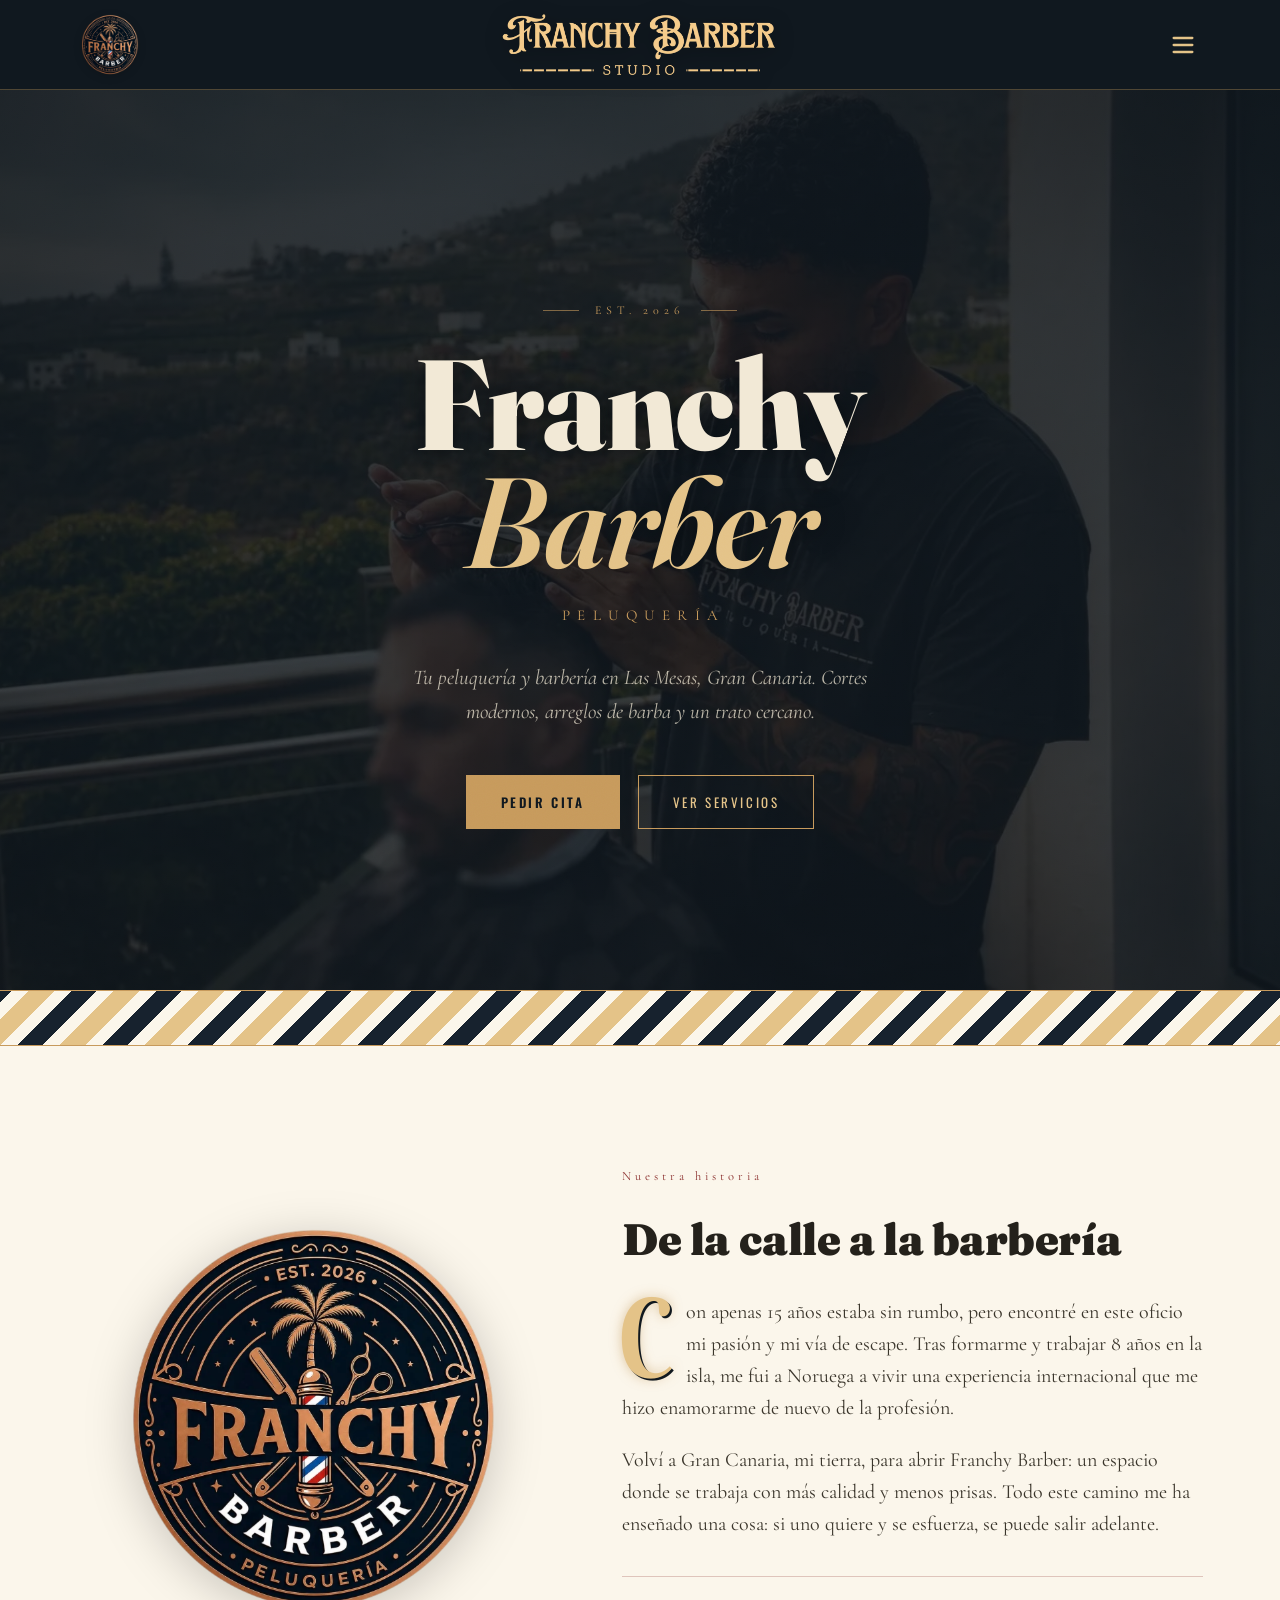
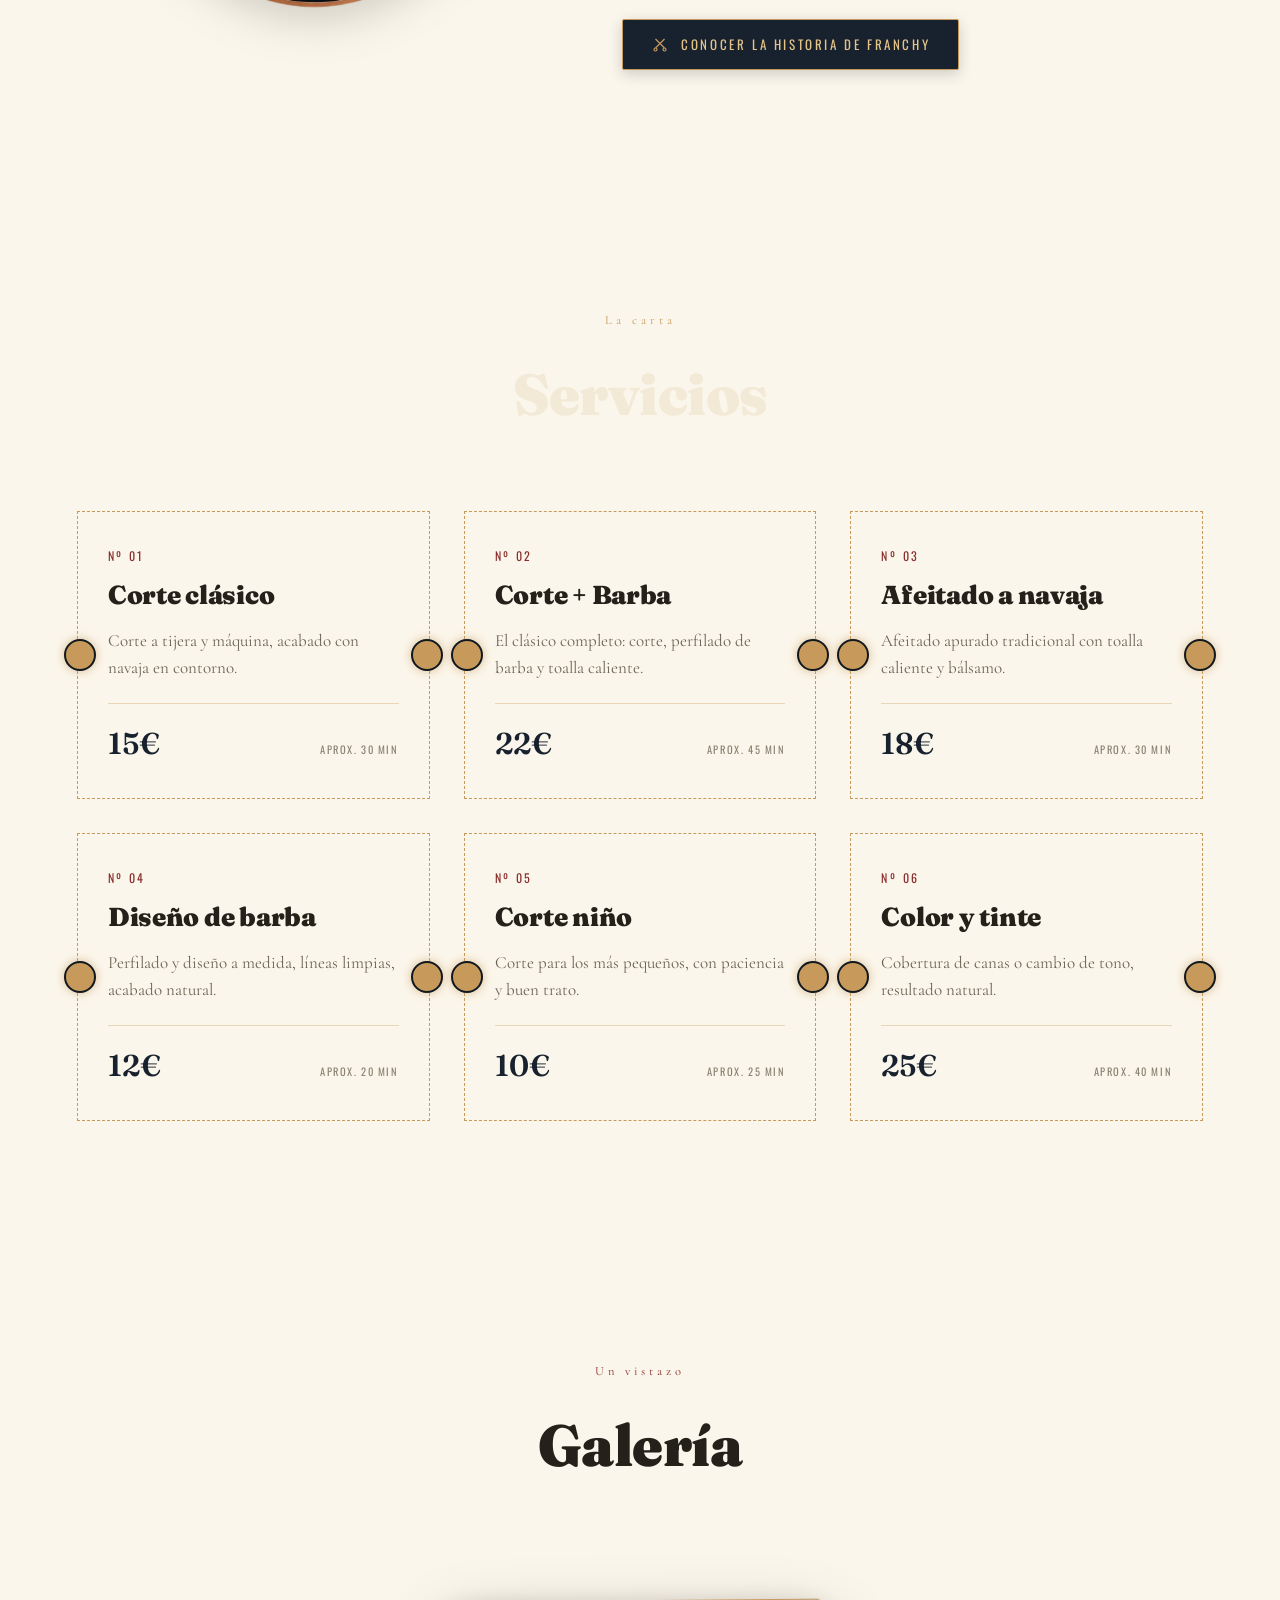
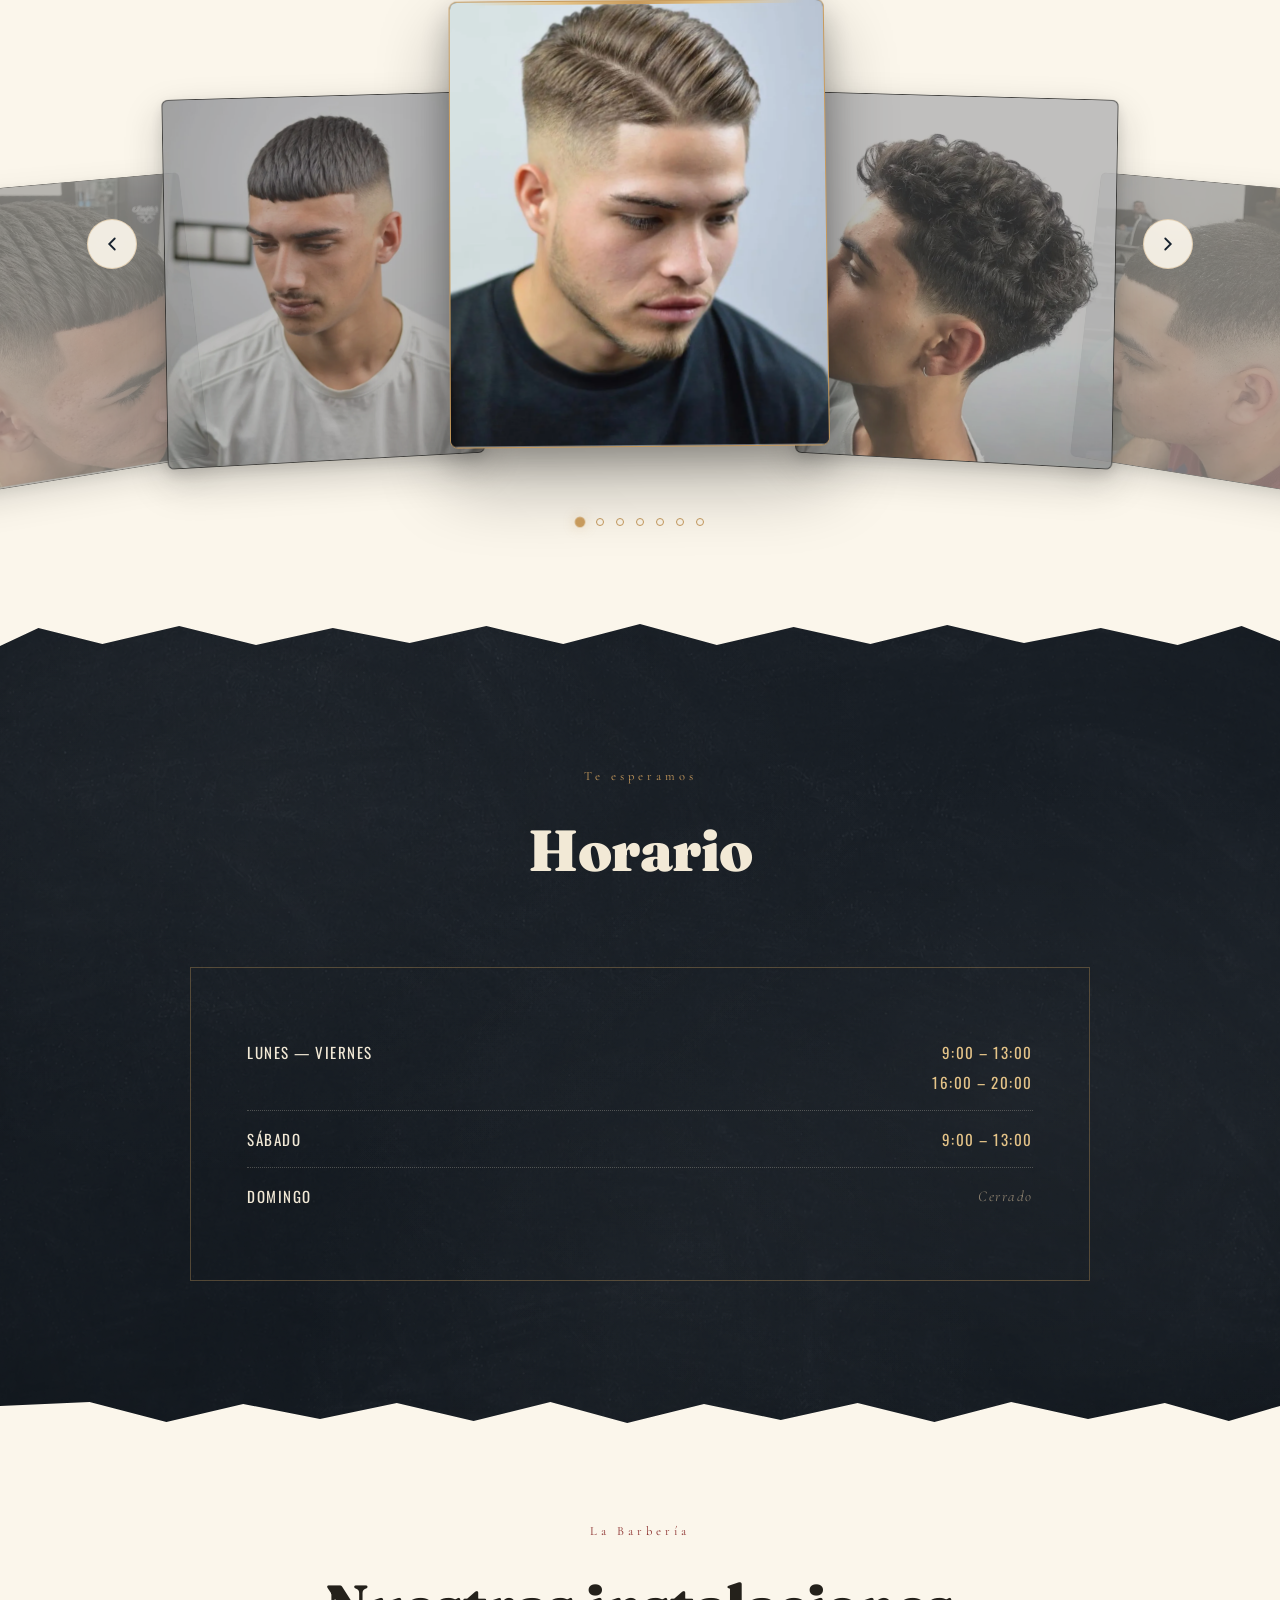
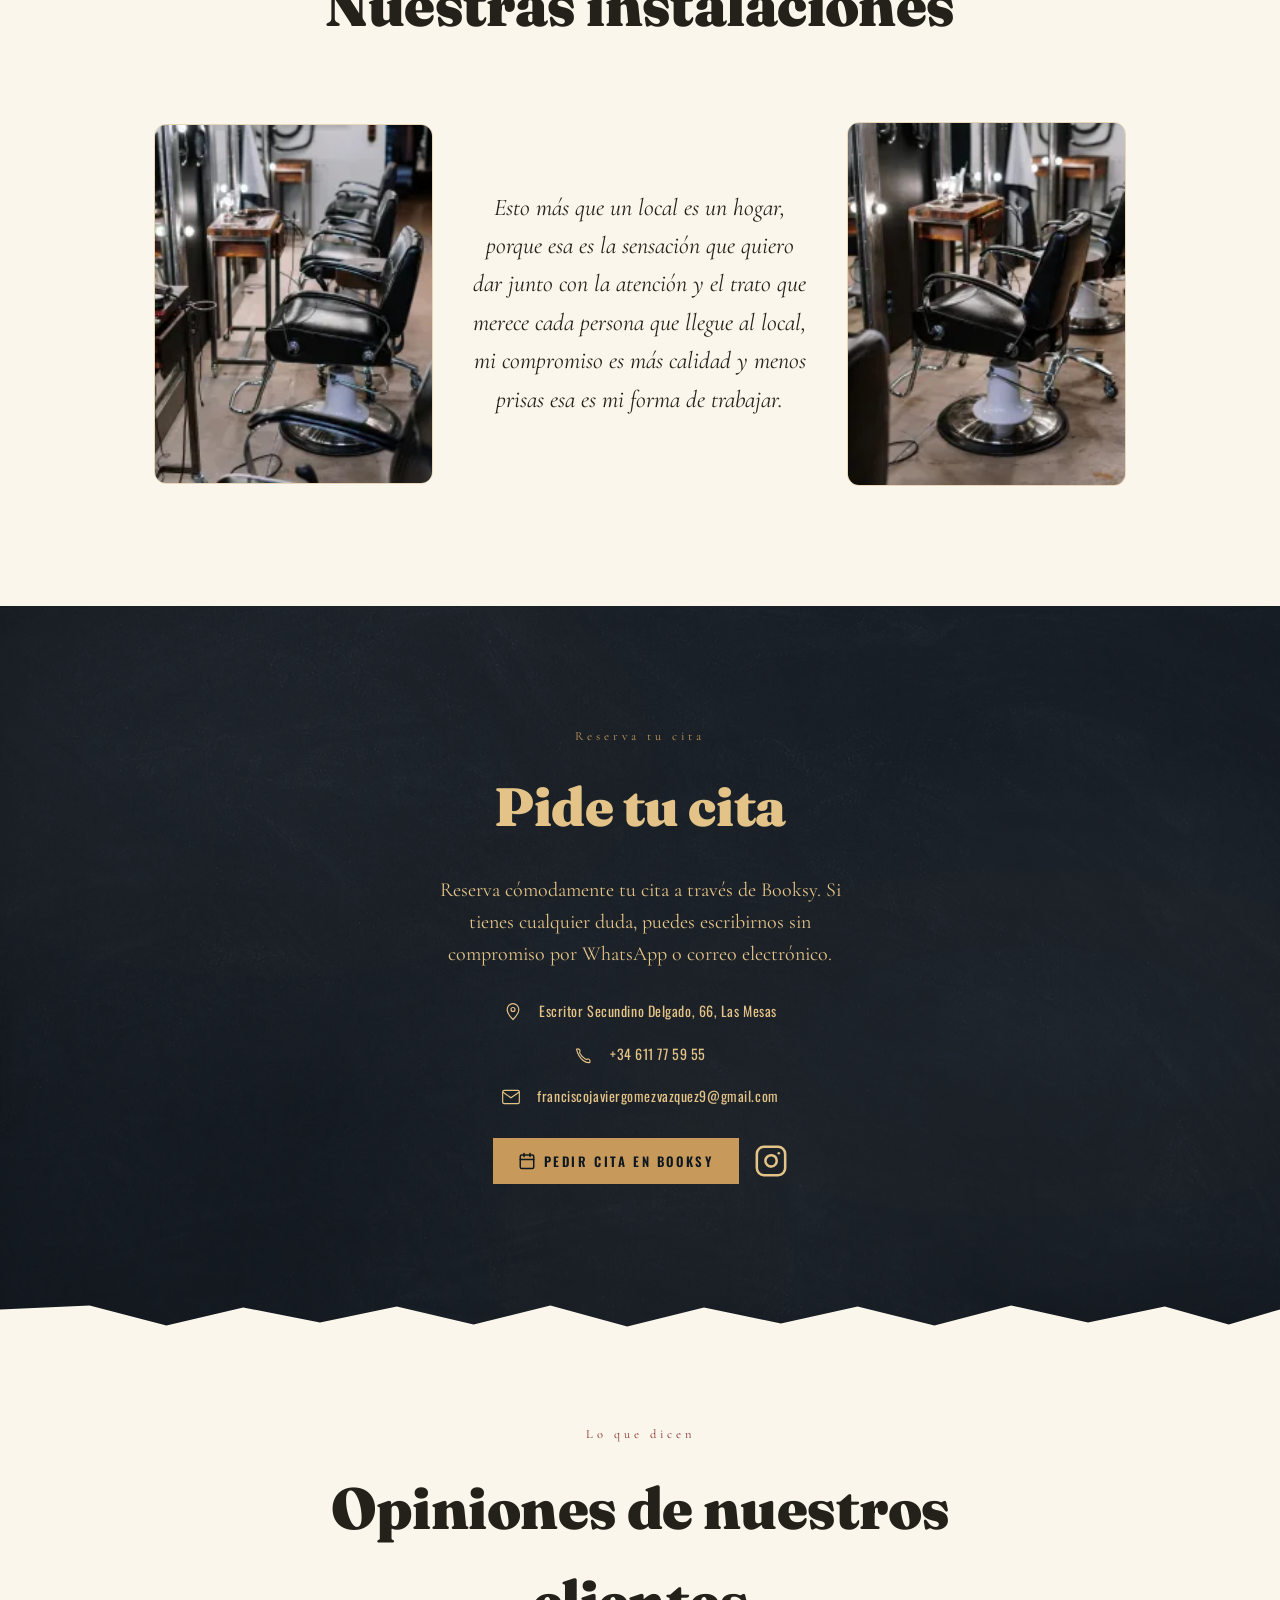
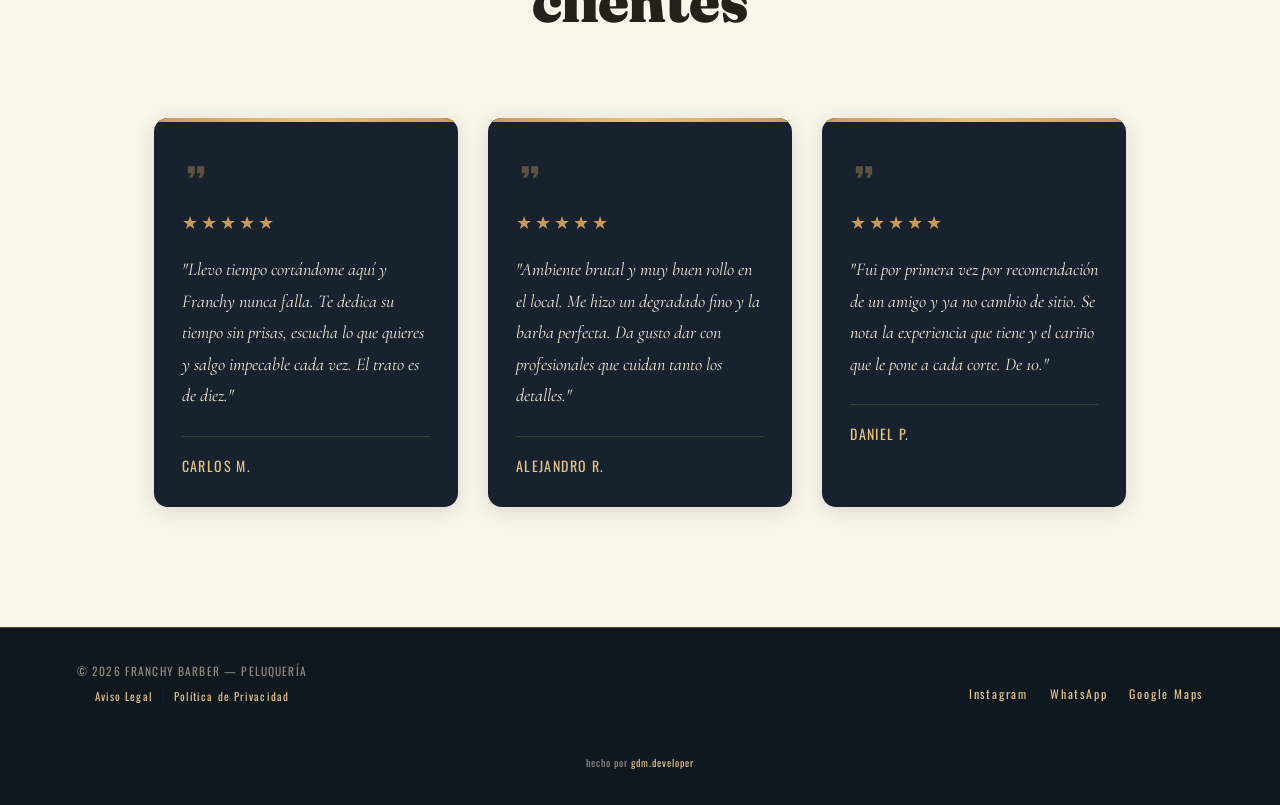
<file: index.html>
<!DOCTYPE html>
<html lang="es">
<head>
<meta charset="UTF-8">
<meta name="viewport" content="width=device-width, initial-scale=1.0">
<title>Franchy Barber | Peluquería y Barbería en Las Mesas, Gran Canaria</title>
<meta name="description" content="Tu peluquería y barbería de confianza en Las Mesas, Las Palmas de Gran Canaria. Cortes modernos, arreglos de barba y atención al detalle. Pide tu cita.">
<meta name="theme-color" content="#10181f">
<link rel="canonical" href="https://franchybarber.es/">

<!-- Open Graph / Facebook -->
<meta property="og:type" content="website">
<meta property="og:url" content="https://franchybarber.es/">
<meta property="og:title" content="Franchy Barber | Peluquería en Las Mesas, Gran Canaria">
<meta property="og:description" content="Tu peluquería y barbería de confianza en Las Mesas. Cortes modernos, arreglos de barba y atención detallada.">
<meta property="og:image" content="https://franchybarber.es/img/nuevaportada.webp">

<!-- Twitter -->
<meta property="twitter:card" content="summary_large_image">
<meta property="twitter:url" content="https://franchybarber.es/">
<meta property="twitter:title" content="Franchy Barber | Peluquería en Las Mesas">
<meta property="twitter:description" content="Tu peluquería de confianza en Las Mesas, Las Palmas de Gran Canaria. Cortes y arreglos de barba.">
<meta property="twitter:image" content="https://franchybarber.es/img/nuevaportada.webp">

<!-- Preloads & Icons -->
<link rel="icon" type="image/webp" href="img/logo.webp">
<link rel="preload" as="image" href="img/nuevaportada.webp" type="image/webp">
<link rel="preconnect" href="https://fonts.googleapis.com">
<link rel="preconnect" href="https://fonts.gstatic.com" crossorigin>
<link href="https://fonts.googleapis.com/css2?family=Fraunces:ital,opsz,wght@0,9..144,400;0,9..144,600;0,9..144,900;1,9..144,600&family=Oswald:wght@400;500;600;700&family=Cormorant+Garamond:ital,wght@0,400;0,500;0,600;1,400&family=Berkshire+Swash&display=swap" rel="stylesheet">
<link rel="stylesheet" href="css/styles.css">

<!-- JSON-LD LocalBusiness -->
<script type="application/ld+json">
{
  "@context": "https://schema.org",
  "@type": "HairSalon",
  "name": "Franchy Barber",
  "image": "https://franchybarber.es/img/logo.webp",
  "@id": "https://franchybarber.es/",
  "url": "https://franchybarber.es/",
  "telephone": "+34611775955",
  "address": {
    "@type": "PostalAddress",
    "streetAddress": "Escritor Secundino Delgado, 66, Las Mesas",
    "addressLocality": "Las Palmas de Gran Canaria",
    "addressRegion": "Canarias",
    "postalCode": "35018",
    "addressCountry": "ES"
  },
  "geo": {
    "@type": "GeoCoordinates",
    "latitude": 28.086300,
    "longitude": -15.485500
  },
  "priceRange": "10€ - 25€",
  "openingHoursSpecification": [
    {
      "@type": "OpeningHoursSpecification",
      "dayOfWeek": ["Monday", "Tuesday", "Wednesday", "Thursday", "Friday"],
      "opens": "09:00",
      "closes": "13:00"
    },
    {
      "@type": "OpeningHoursSpecification",
      "dayOfWeek": ["Monday", "Tuesday", "Wednesday", "Thursday", "Friday"],
      "opens": "16:00",
      "closes": "20:00"
    },
    {
      "@type": "OpeningHoursSpecification",
      "dayOfWeek": "Saturday",
      "opens": "09:00",
      "closes": "13:00"
    }
  ],
  "sameAs": [
    "https://instagram.com/franchybarberr"
  ]
}
</script>
</head>
<body>

<header>
  <div class="header-left">
    <a href="#" class="logo-link">
      <img src="img/logo.webp" alt="Franchy Barber Logo - Peluquería en Las Mesas" class="header-logo">
    </a>
  </div>
  <div class="header-center">
    <img src="img/letrero.webp" alt="Franchy Barber - Barbería en Las Mesas, Gran Canaria" class="header-letrero">
  </div>
  <div class="header-right">
    <nav class="desktop-nav">
      <ul>
        <li><a href="#nosotros">Nosotros</a></li>
        <li><a href="historia.html">Historia</a></li>
        <li><a href="#servicios">Servicios</a></li>
        <li><a href="#galeria">Galería</a></li>
        <li><a href="#horario">Horario</a></li>
        <li><a href="https://franchybarber.booksy.com/a/" target="_blank" class="nav-cta">Pedir cita</a></li>
      </ul>
    </nav>
    <button class="nav-toggle" aria-label="Abrir menú">
      <svg class="hamburger-icon" viewBox="0 0 24 24" fill="none" stroke="currentColor" stroke-width="2" stroke-linecap="round">
        <line class="line-top" x1="4" y1="6" x2="20" y2="6"></line>
        <line class="line-mid" x1="4" y1="12" x2="20" y2="12"></line>
        <line class="line-bot" x1="4" y1="18" x2="20" y2="18"></line>
      </svg>
    </button>
  </div>
</header>

<div class="mobile-menu-overlay">
  <nav class="mobile-menu-nav">
    <ul>
      <li><a href="#">Inicio</a></li>
      <li><a href="#nosotros">Nosotros</a></li>
      <li><a href="historia.html">Historia</a></li>
      <li><a href="#servicios">Servicios</a></li>
      <li><a href="#galeria">Galería</a></li>
      <li><a href="#horario">Horario</a></li>
      <li><a href="https://franchybarber.booksy.com/a/" target="_blank" class="nav-cta">Pedir cita</a></li>
    </ul>
  </nav>
</div>

<!-- HERO -->
<section class="hero chalk-bg">
  <div class="est">EST. 2026</div>
  <h1>Franchy<br><em>Barber</em></h1>
  <p class="sub">PELUQUERÍA</p>
  <p class="hero-tagline">Tu peluquería y barbería en Las Mesas, Gran Canaria. Cortes modernos, arreglos de barba y un trato cercano.</p>
  <div class="hero-ctas">
    <a href="https://franchybarber.booksy.com/a/" target="_blank" class="btn btn-solid">Pedir cita</a>
    <a href="#servicios" class="btn btn-outline">Ver servicios</a>
  </div>
</section>

<div class="pole-divider" role="presentation"></div>

<!-- NOSOTROS -->
<section id="nosotros">
  <div class="about-wrap">
    <div class="badge-circle">
      <img src="img/logo.webp" alt="Peluquería Franchy Barber Las Mesas Logo" class="about-logo" loading="lazy">
    </div>
    <div class="about-text">
      <span class="eyebrow">Nuestra historia</span>
      <h2 style="font-size:clamp(30px,4vw,44px); margin-bottom:22px; color:var(--ink);">De la calle a la barbería</h2>
      <p>Con apenas 15 años estaba sin rumbo, pero encontré en este oficio mi pasión y mi vía de escape. Tras formarme y trabajar 8 años en la isla, me fui a Noruega a vivir una experiencia internacional que me hizo enamorarme de nuevo de la profesión.</p>
      <p>Volví a Gran Canaria, mi tierra, para abrir Franchy Barber: un espacio donde se trabaja con más calidad y menos prisas. Todo este camino me ha enseñado una cosa: si uno quiere y se esfuerza, se puede salir adelante.</p>
      <div class="about-cta-wrap">
        <a href="historia.html" class="btn btn-barber">
          <svg viewBox="0 0 24 24" fill="none" stroke="currentColor" stroke-width="1.6"><path d="M6 4 L18 16 M18 4 L6 16" /><circle cx="6" cy="18" r="2"/><circle cx="18" cy="18" r="2"/></svg>
          Conocer la Historia de Franchy
        </a>
      </div>
    </div>
  </div>
</section>


<!-- SERVICIOS -->
<section id="servicios" class="on-navy">
  <div class="servicios-parallax-bg"></div>
  <div class="section-head">
    <span class="eyebrow">La carta</span>
    <h2>Servicios</h2>
  </div>
  <div class="services-grid">

    <div class="ticket">
      <span class="num">Nº 01</span>
      <h3>Corte clásico</h3>
      <p>Corte a tijera y máquina, acabado con navaja en contorno.</p>
      <div class="price"><span class="amount">15€</span><span class="from">Aprox. 30 min</span></div>
    </div>

    <div class="ticket">
      <span class="num">Nº 02</span>
      <h3>Corte + Barba</h3>
      <p>El clásico completo: corte, perfilado de barba y toalla caliente.</p>
      <div class="price"><span class="amount">22€</span><span class="from">Aprox. 45 min</span></div>
    </div>

    <div class="ticket">
      <span class="num">Nº 03</span>
      <h3>Afeitado a navaja</h3>
      <p>Afeitado apurado tradicional con toalla caliente y bálsamo.</p>
      <div class="price"><span class="amount">18€</span><span class="from">Aprox. 30 min</span></div>
    </div>

    <div class="ticket">
      <span class="num">Nº 04</span>
      <h3>Diseño de barba</h3>
      <p>Perfilado y diseño a medida, líneas limpias, acabado natural.</p>
      <div class="price"><span class="amount">12€</span><span class="from">Aprox. 20 min</span></div>
    </div>

    <div class="ticket">
      <span class="num">Nº 05</span>
      <h3>Corte niño</h3>
      <p>Corte para los más pequeños, con paciencia y buen trato.</p>
      <div class="price"><span class="amount">10€</span><span class="from">Aprox. 25 min</span></div>
    </div>

    <div class="ticket">
      <span class="num">Nº 06</span>
      <h3>Color y tinte</h3>
      <p>Cobertura de canas o cambio de tono, resultado natural.</p>
      <div class="price"><span class="amount">25€</span><span class="from">Aprox. 40 min</span></div>
    </div>

  </div>
</section>

<!-- GALERÍA — CARRUSEL 3D DIAGONAL -->
<section id="galeria">
  <div class="section-head">
    <span class="eyebrow">Un vistazo</span>
    <h2>Galería</h2>
  </div>
  <div class="carousel-wrapper">
    <div class="carousel-scene">
      <!-- Reemplaza cada src con la ruta de tu imagen real -->
      <div class="carousel-card"><div class="card-inner"><img src="img/corte1.webp" alt="Corte degradado profesional en peluquería Las Mesas"></div></div>
      <div class="carousel-card"><div class="card-inner"><img src="img/corte2.webp" alt="Afeitado clásico a navaja en barbería Gran Canaria" loading="lazy"></div></div>
      <div class="carousel-card"><div class="card-inner"><img src="img/corte3.webp" alt="Interior de la peluquería Franchy Barber en Las Mesas" loading="lazy"></div></div>
      <div class="carousel-card"><div class="card-inner"><img src="img/corte4.webp" alt="Trabajo de tijera y peine por peluquero experto" loading="lazy"></div></div>
      <div class="carousel-card"><div class="card-inner"><img src="img/corte5.webp" alt="Herramientas de barbero profesional" loading="lazy"></div></div>
      <div class="carousel-card"><div class="card-inner"><img src="img/corte6.webp" alt="Tratamiento con toalla caliente en barbería" loading="lazy"></div></div>
      <div class="carousel-card"><div class="card-inner"><img src="img/corte7.webp" alt="Corte de pelo moderno en barbería Franchy Barber" loading="lazy"></div></div>
    </div>
    <button class="carousel-btn carousel-prev" aria-label="Imagen anterior">
      <svg viewBox="0 0 24 24" fill="none" stroke="currentColor" stroke-width="2" stroke-linecap="round"><polyline points="15 18 9 12 15 6"/></svg>
    </button>
    <button class="carousel-btn carousel-next" aria-label="Imagen siguiente">
      <svg viewBox="0 0 24 24" fill="none" stroke="currentColor" stroke-width="2" stroke-linecap="round"><polyline points="9 6 15 12 9 18"/></svg>
    </button>
    <div class="carousel-dots"></div>
  </div>
</section>

<!-- HORARIO -->
<section id="horario" class="bg-pizarra on-navy">
  <div class="section-head">
    <span class="eyebrow">Te esperamos</span>
    <h2>Horario</h2>
  </div>
  <div class="board-wrap">
    <div class="board-row">
      <span class="day">Lunes — Viernes</span>
      <div class="time-slots">
        <span class="time">9:00 – 13:00</span>
        <span class="time">16:00 – 20:00</span>
      </div>
    </div>
    <div class="board-row">
      <span class="day">Sábado</span>
      <div class="time-slots">
        <span class="time">9:00 – 13:00</span>
      </div>
    </div>
    <div class="board-row closed">
      <span class="day">Domingo</span>
      <div class="time-slots">
        <span class="time">Cerrado</span>
      </div>
    </div>
  </div>
</section>

<!-- INSTALACIONES -->
<section id="instalaciones">
  <div class="section-head">
    <span class="eyebrow">La Barbería</span>
    <h2>Nuestras instalaciones</h2>
  </div>
  <div class="instalaciones-wrap-three-col">
    <div class="instalaciones-img-wrapper">
      <img src="img/local1.webp" alt="Instalaciones de la peluquería en Las Mesas - Vista 1" loading="lazy">
    </div>
    <div class="instalaciones-text-col">
      <p class="instalaciones-text">
        Esto más que un local es un hogar, porque esa es la sensación que quiero dar junto con la atención y el trato que merece cada persona que llegue al local, mi compromiso es más calidad y menos prisas esa es mi forma de trabajar.
      </p>
    </div>
    <div class="instalaciones-img-wrapper">
      <img src="img/local2.webp" alt="Interior del local de barbería en Gran Canaria - Vista 2" loading="lazy">
    </div>
  </div>
</section>

<!-- CONTACTO -->
<section id="contacto" class="bg-pizarra on-navy">
  <div class="contact-wrap centered-contact">
    <div class="contact-info">
      <span class="eyebrow">Reserva tu cita</span>
      <h2>Pide tu cita</h2>
      <p>Reserva cómodamente tu cita a través de Booksy. Si tienes cualquier duda, puedes escribirnos sin compromiso por WhatsApp o correo electrónico.</p>
      <ul class="contact-list">
        <li>
          <svg viewBox="0 0 24 24" fill="none" stroke="currentColor" stroke-width="1.4"><path d="M12 21 C12 21, 5 14, 5 9 A7 7 0 0 1 19 9 C19 14, 12 21, 12 21 Z"/><circle cx="12" cy="9" r="2.4"/></svg>
          <a href="https://www.google.com/maps/search/?api=1&query=Escritor+Secundino+Delgado,+66,+Las+Mesas,+Las+Palmas+de+Gran+Canaria" target="_blank" rel="noopener">Escritor Secundino Delgado, 66, Las Mesas</a>
        </li>
        <li>
          <svg viewBox="0 0 24 24" fill="none" stroke="currentColor" stroke-width="1.4"><path d="M3 5 C3 5, 5 4, 7 6 C8 7, 6 9, 7 10 C8 12, 12 16, 14 17 C15 18, 17 16, 18 17 C20 19, 19 21, 19 21 C15 22, 6 18, 3 5 Z"/></svg>
          <a href="tel:+34611775955">+34 611 77 59 55</a>
        </li>
        <li>
          <svg viewBox="0 0 24 24" fill="none" stroke="currentColor" stroke-width="1.4"><rect x="2" y="4" width="20" height="16" rx="2"/><path d="M2 6 L12 13 L22 6"/></svg>
          <a href="mailto:franciscojaviergomezvazquez9@gmail.com">franciscojaviergomezvazquez9@gmail.com</a>
        </li>
      </ul>
      <div class="contact-actions">
        <a href="https://franchybarber.booksy.com/a/" target="_blank" class="btn btn-solid">
          <svg viewBox="0 0 24 24" fill="none" stroke="currentColor" stroke-width="2" stroke-linecap="round" stroke-linejoin="round"><rect x="3" y="4" width="18" height="18" rx="2" ry="2"/><line x1="16" y1="2" x2="16" y2="6"/><line x1="8" y1="2" x2="8" y2="6"/><line x1="3" y1="10" x2="21" y2="10"/></svg>
          Pedir cita en Booksy
        </a>
        <a href="https://instagram.com/franchybarberr" target="_blank" class="contact-ig-link" aria-label="Instagram">
          <svg viewBox="0 0 24 24" fill="none" stroke="currentColor" stroke-width="1.8" stroke-linecap="round" stroke-linejoin="round"><rect x="2" y="2" width="20" height="20" rx="5" ry="5"/><path d="M16 11.37A4 4 0 1 1 12.63 8 4 4 0 0 1 16 11.37z"/><line x1="17.5" y1="6.5" x2="17.51" y2="6.5"/></svg>
        </a>
      </div>
    </div>
  </div>
</section>

<!-- OPINIONES -->
<section id="opiniones">
  <div class="section-head">
    <span class="eyebrow">Lo que dicen</span>
    <h2>Opiniones de nuestros clientes</h2>
  </div>
  <div class="reviews-grid">

    <div class="review-card">
      <div class="review-card-stripe"></div>
      <div class="review-quote-icon">
        <svg viewBox="0 0 24 24" fill="currentColor"><path d="M6 17h3l2-4V7H5v6h3zm8 0h3l2-4V7h-6v6h3z"/></svg>
      </div>
      <div class="review-stars">★★★★★</div>
      <p class="review-text">"Llevo tiempo cortándome aquí y Franchy nunca falla. Te dedica su tiempo sin prisas, escucha lo que quieres y salgo impecable cada vez. El trato es de diez."</p>
      <div class="review-footer">
        <div>
          <span class="review-author">Carlos M.</span>
        </div>
      </div>
    </div>

    <div class="review-card">
      <div class="review-card-stripe"></div>
      <div class="review-quote-icon">
        <svg viewBox="0 0 24 24" fill="currentColor"><path d="M6 17h3l2-4V7H5v6h3zm8 0h3l2-4V7h-6v6h3z"/></svg>
      </div>
      <div class="review-stars">★★★★★</div>
      <p class="review-text">"Ambiente brutal y muy buen rollo en el local. Me hizo un degradado fino y la barba perfecta. Da gusto dar con profesionales que cuidan tanto los detalles."</p>
      <div class="review-footer">
        <div>
          <span class="review-author">Alejandro R.</span>
        </div>
      </div>
    </div>

    <div class="review-card">
      <div class="review-card-stripe"></div>
      <div class="review-quote-icon">
        <svg viewBox="0 0 24 24" fill="currentColor"><path d="M6 17h3l2-4V7H5v6h3zm8 0h3l2-4V7h-6v6h3z"/></svg>
      </div>
      <div class="review-stars">★★★★★</div>
      <p class="review-text">"Fui por primera vez por recomendación de un amigo y ya no cambio de sitio. Se nota la experiencia que tiene y el cariño que le pone a cada corte. De 10."</p>
      <div class="review-footer">
        <div>
          <span class="review-author">Daniel P.</span>
        </div>
      </div>
    </div>

  </div>
</section>


<footer>
  <div class="footer-legal">
    <p>© 2026 FRANCHY BARBER — PELUQUERÍA</p>
    <div class="legal-links">
      <a href="aviso-legal.html">Aviso Legal</a> | 
      <a href="privacidad.html">Política de Privacidad</a>
    </div>
  </div>
  <div class="social-row">
    <a href="https://instagram.com/franchybarberr" target="_blank" rel="noopener">Instagram</a>
    <a href="https://wa.me/34611775955" target="_blank" rel="noopener">WhatsApp</a>
    <a href="https://www.google.com/maps/search/?api=1&query=Escritor+Secundino+Delgado,+66,+Las+Mesas,+Las+Palmas+de+Gran+Canaria" target="_blank" rel="noopener">Google Maps</a>
  </div>
  <p class="credit">hecho por <a href="https://guillediaz6.github.io/portfolio" target="_blank">gdm.developer</a></p>
</footer>
<script src="js/main.js"></script>
</body>
</html>
</file>
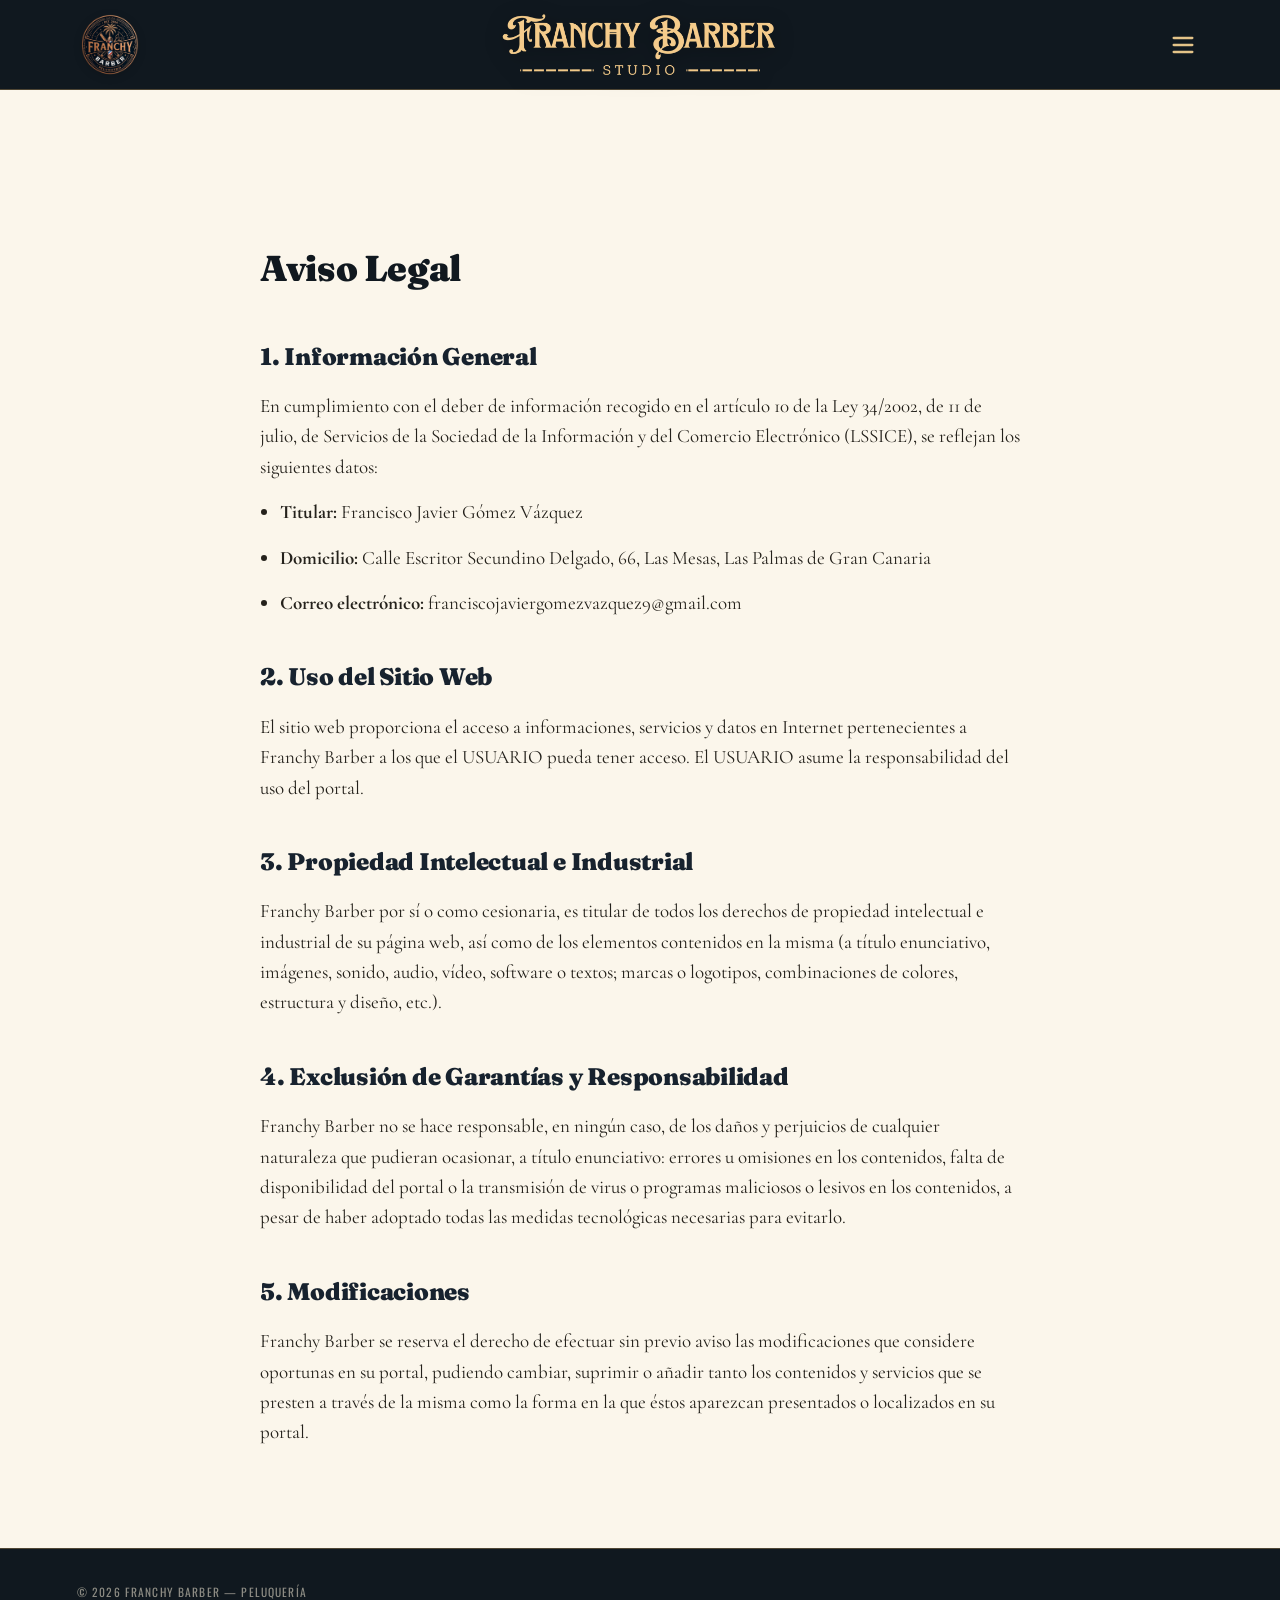
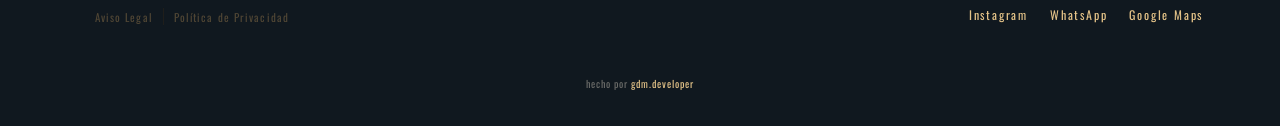
<file: aviso-legal.html>
<!DOCTYPE html>
<html lang="es">
<head>
<meta charset="UTF-8">
<meta name="viewport" content="width=device-width, initial-scale=1.0">
<title>Aviso Legal | Franchy Barber - Peluquería en Las Mesas</title>
<meta name="description" content="Aviso legal y condiciones de uso del sitio web de Franchy Barber, tu peluquería de confianza en Las Mesas, Gran Canaria.">
<meta name="theme-color" content="#10181f">
<link rel="canonical" href="https://franchybarber.es/aviso-legal.html">

<!-- Preloads & Icons -->
<link rel="icon" type="image/webp" href="img/logo.webp">
<link rel="preconnect" href="https://fonts.googleapis.com">
<link rel="preconnect" href="https://fonts.gstatic.com" crossorigin>
<link href="https://fonts.googleapis.com/css2?family=Fraunces:ital,opsz,wght@0,9..144,400;0,9..144,600;0,9..144,900;1,9..144,600&family=Oswald:wght@400;500;600;700&family=Cormorant+Garamond:ital,wght@0,400;0,500;0,600;1,400&family=Berkshire+Swash&display=swap" rel="stylesheet">
<link rel="stylesheet" href="css/historia.css">
<style>
  .legal-content { max-width: 800px; margin: 150px auto 100px; padding: 0 20px; }
  .legal-content h1 { font-family: 'Fraunces', serif; font-size: 36px; margin-bottom: 20px; color: var(--navy-deep); }
  .legal-content h2 { font-family: 'Fraunces', serif; font-size: 24px; margin-top: 40px; margin-bottom: 15px; color: var(--navy); }
  .legal-content p, .legal-content li { font-size: 19px; line-height: 1.6; margin-bottom: 15px; }
  .legal-content ul { padding-left: 20px; margin-bottom: 20px; }
  .footer-legal { text-align: center; margin-bottom: 15px; }
  .legal-links a { color: var(--line); font-size: 11px; text-decoration: none; margin: 0 5px; font-family: 'Oswald', sans-serif; letter-spacing: 0.1em; }
  .legal-links a:hover { color: var(--gold); }
  .credit { font-family: 'Oswald', sans-serif; font-size: 10px; color: rgba(242,233,214,0.4); text-align: center; margin-top: 15px; letter-spacing: 0.1em; width: 100%;}
  .credit a { color: var(--gold-light); text-decoration: none; }
  .credit a:hover { text-decoration: underline; }
</style>
</head>
<body>

<header>
  <div class="header-left">
    <a href="index.html" class="logo-link">
      <img src="img/logo.webp" alt="Franchy Barber Logo" class="header-logo">
    </a>
  </div>
  <div class="header-center">
    <img src="img/letrero.webp" alt="Franchy Barber" class="header-letrero">
  </div>
  <div class="header-right">
    <nav class="desktop-nav">
      <ul>
        <li><a href="index.html#nosotros">Nosotros</a></li>
        <li><a href="historia.html">Historia</a></li>
        <li><a href="index.html#servicios">Servicios</a></li>
        <li><a href="index.html#galeria">Galería</a></li>
        <li><a href="index.html#horario">Horario</a></li>
        <li><a href="https://franchybarber.booksy.com/a/" target="_blank" class="nav-cta">Reservar</a></li>
      </ul>
    </nav>
    <button class="nav-toggle" aria-label="Abrir menú">
      <svg class="hamburger-icon" viewBox="0 0 24 24" fill="none" stroke="currentColor" stroke-width="2" stroke-linecap="round">
        <line class="line-top" x1="4" y1="6" x2="20" y2="6"></line>
        <line class="line-mid" x1="4" y1="12" x2="20" y2="12"></line>
        <line class="line-bot" x1="4" y1="18" x2="20" y2="18"></line>
      </svg>
    </button>
  </div>
</header>

<div class="mobile-menu-overlay">
  <nav class="mobile-menu-nav">
    <ul>
      <li><a href="index.html">Inicio</a></li>
      <li><a href="index.html#nosotros">Nosotros</a></li>
      <li><a href="historia.html">Historia</a></li>
      <li><a href="index.html#servicios">Servicios</a></li>
      <li><a href="index.html#galeria">Galería</a></li>
      <li><a href="index.html#horario">Horario</a></li>
      <li><a href="https://franchybarber.booksy.com/a/" target="_blank" class="nav-cta">Reservar</a></li>
    </ul>
  </nav>
</div>

<main class="legal-content">
  <h1>Aviso Legal</h1>
  
  <h2>1. Información General</h2>
  <p>En cumplimiento con el deber de información recogido en el artículo 10 de la Ley 34/2002, de 11 de julio, de Servicios de la Sociedad de la Información y del Comercio Electrónico (LSSICE), se reflejan los siguientes datos:</p>
  <ul>
    <li><strong>Titular:</strong> Francisco Javier Gómez Vázquez</li>
    <li><strong>Domicilio:</strong> Calle Escritor Secundino Delgado, 66, Las Mesas, Las Palmas de Gran Canaria</li>
    <li><strong>Correo electrónico:</strong> franciscojaviergomezvazquez9@gmail.com</li>
  </ul>
  
  <h2>2. Uso del Sitio Web</h2>
  <p>El sitio web proporciona el acceso a informaciones, servicios y datos en Internet pertenecientes a Franchy Barber a los que el USUARIO pueda tener acceso. El USUARIO asume la responsabilidad del uso del portal.</p>
  
  <h2>3. Propiedad Intelectual e Industrial</h2>
  <p>Franchy Barber por sí o como cesionaria, es titular de todos los derechos de propiedad intelectual e industrial de su página web, así como de los elementos contenidos en la misma (a título enunciativo, imágenes, sonido, audio, vídeo, software o textos; marcas o logotipos, combinaciones de colores, estructura y diseño, etc.).</p>
  
  <h2>4. Exclusión de Garantías y Responsabilidad</h2>
  <p>Franchy Barber no se hace responsable, en ningún caso, de los daños y perjuicios de cualquier naturaleza que pudieran ocasionar, a título enunciativo: errores u omisiones en los contenidos, falta de disponibilidad del portal o la transmisión de virus o programas maliciosos o lesivos en los contenidos, a pesar de haber adoptado todas las medidas tecnológicas necesarias para evitarlo.</p>
  
  <h2>5. Modificaciones</h2>
  <p>Franchy Barber se reserva el derecho de efectuar sin previo aviso las modificaciones que considere oportunas en su portal, pudiendo cambiar, suprimir o añadir tanto los contenidos y servicios que se presten a través de la misma como la forma en la que éstos aparezcan presentados o localizados en su portal.</p>
</main>

<footer>
  <div class="footer-legal">
    <p>© 2026 FRANCHY BARBER — PELUQUERÍA</p>
    <div class="legal-links">
      <a href="aviso-legal.html">Aviso Legal</a> | 
      <a href="privacidad.html">Política de Privacidad</a>
    </div>
  </div>
  <div class="social-row">
    <a href="https://instagram.com/franchybarberr" target="_blank" rel="noopener">Instagram</a>
    <a href="https://wa.me/34611775955" target="_blank" rel="noopener">WhatsApp</a>
    <a href="https://www.google.com/maps/search/?api=1&query=Escritor+Secundino+Delgado,+66,+Las+Mesas,+Las+Palmas+de+Gran+Canaria" target="_blank" rel="noopener">Google Maps</a>
  </div>
  <p class="credit">hecho por <a href="https://guillediaz6.github.io/portfolio" target="_blank">gdm.developer</a></p>
</footer>
<script src="js/historia.js"></script>
</body>
</html>
</file>
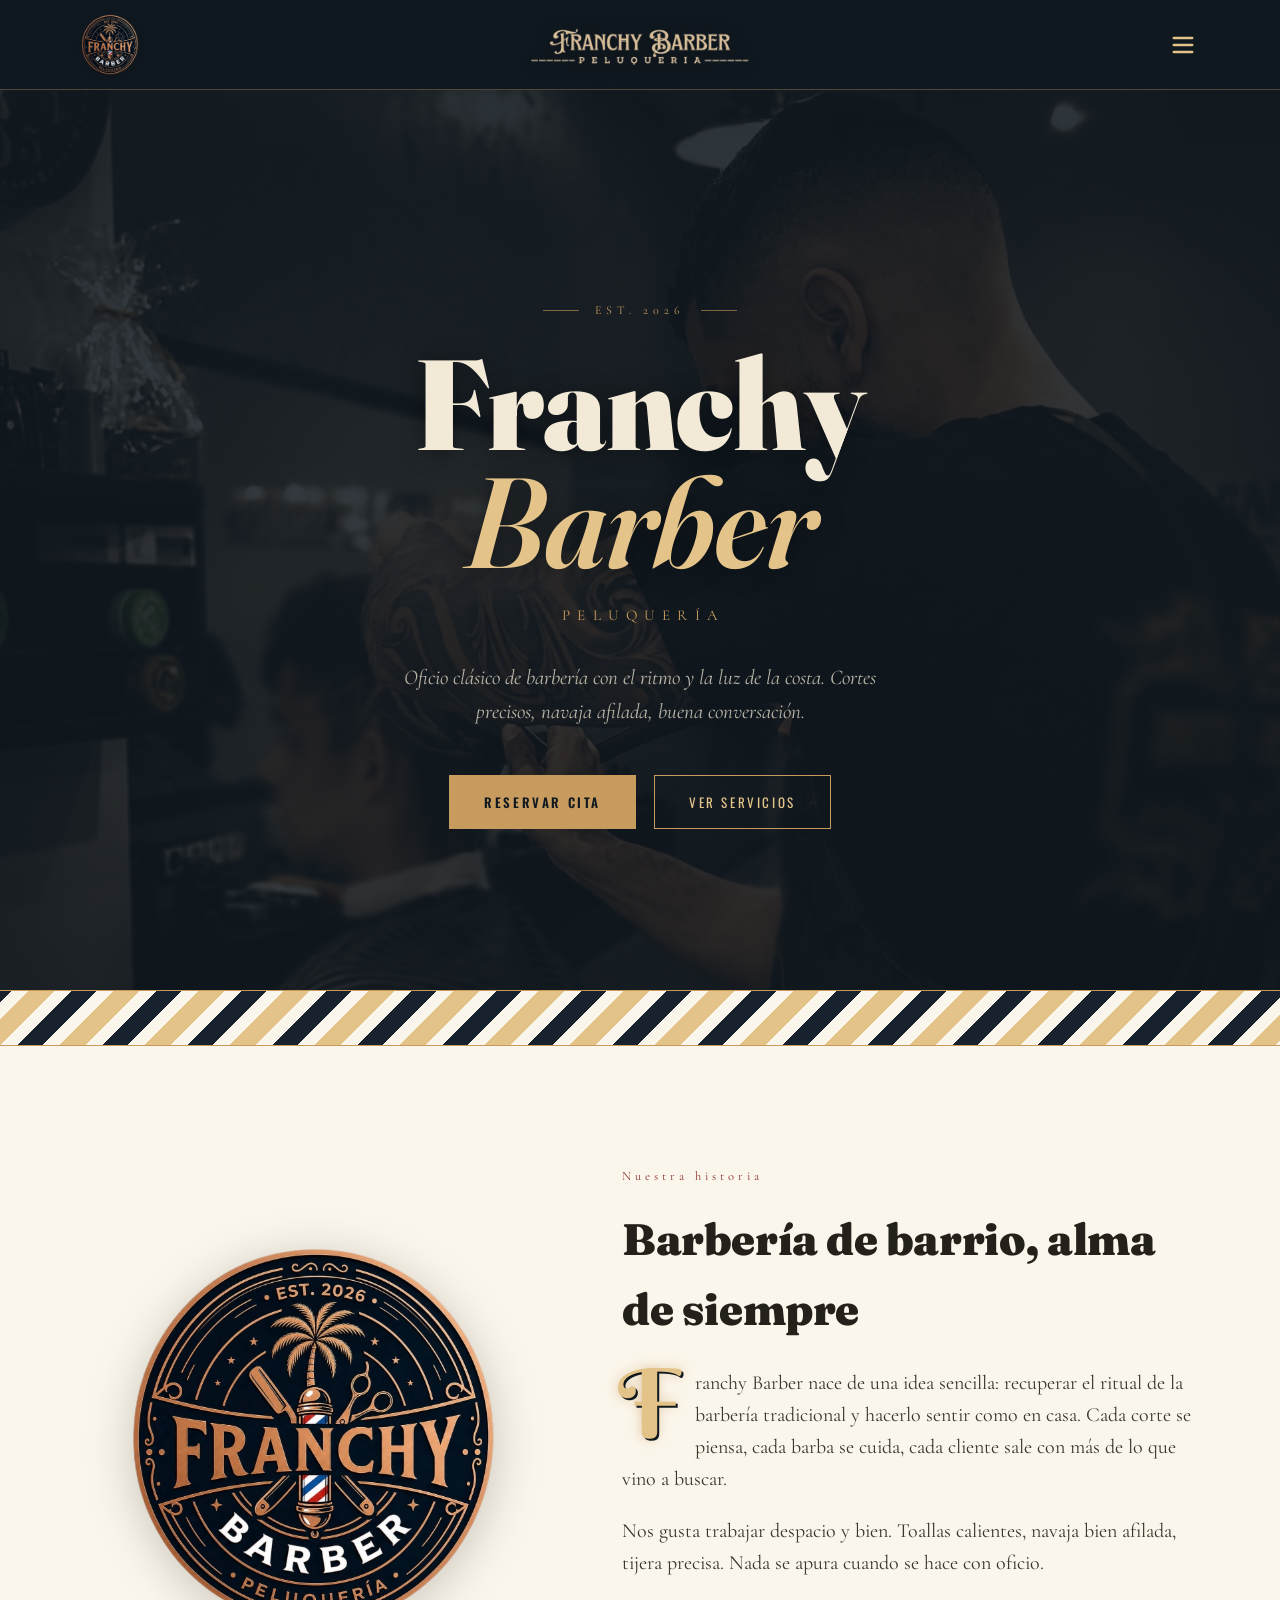
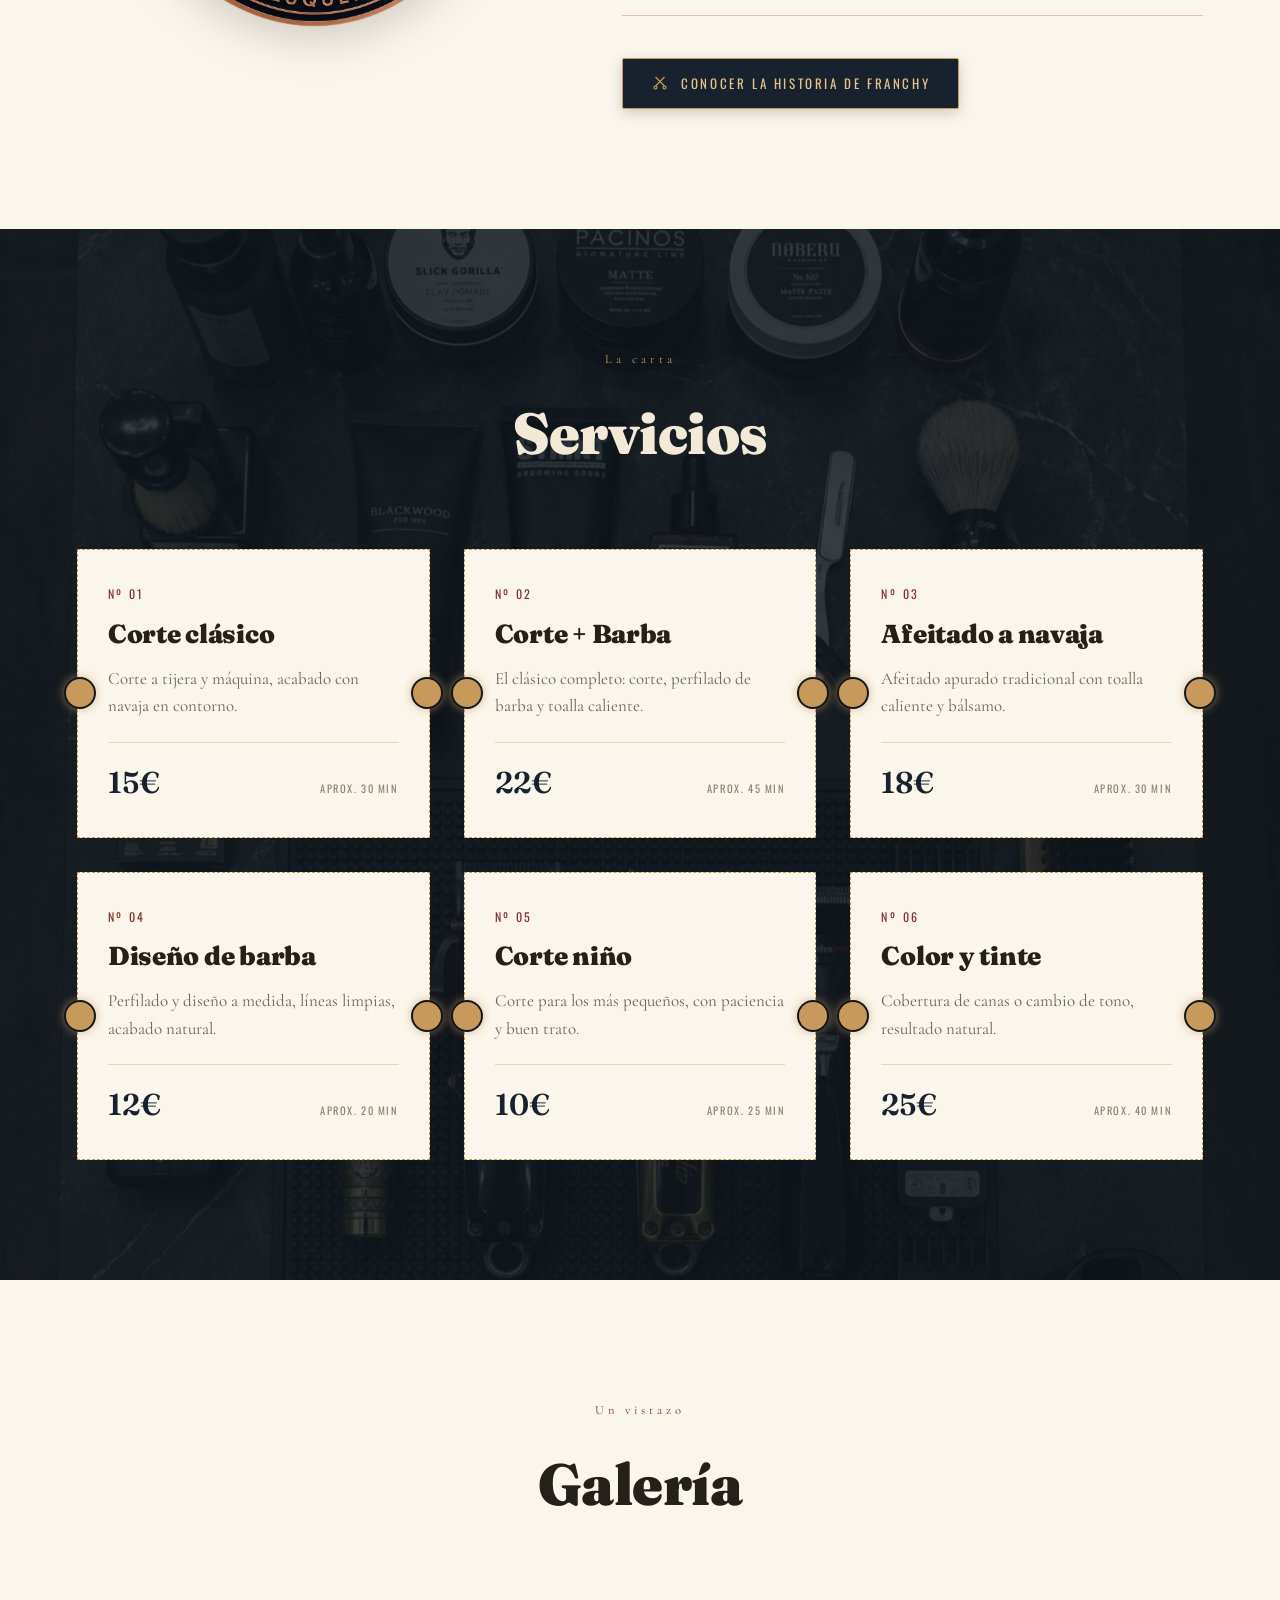
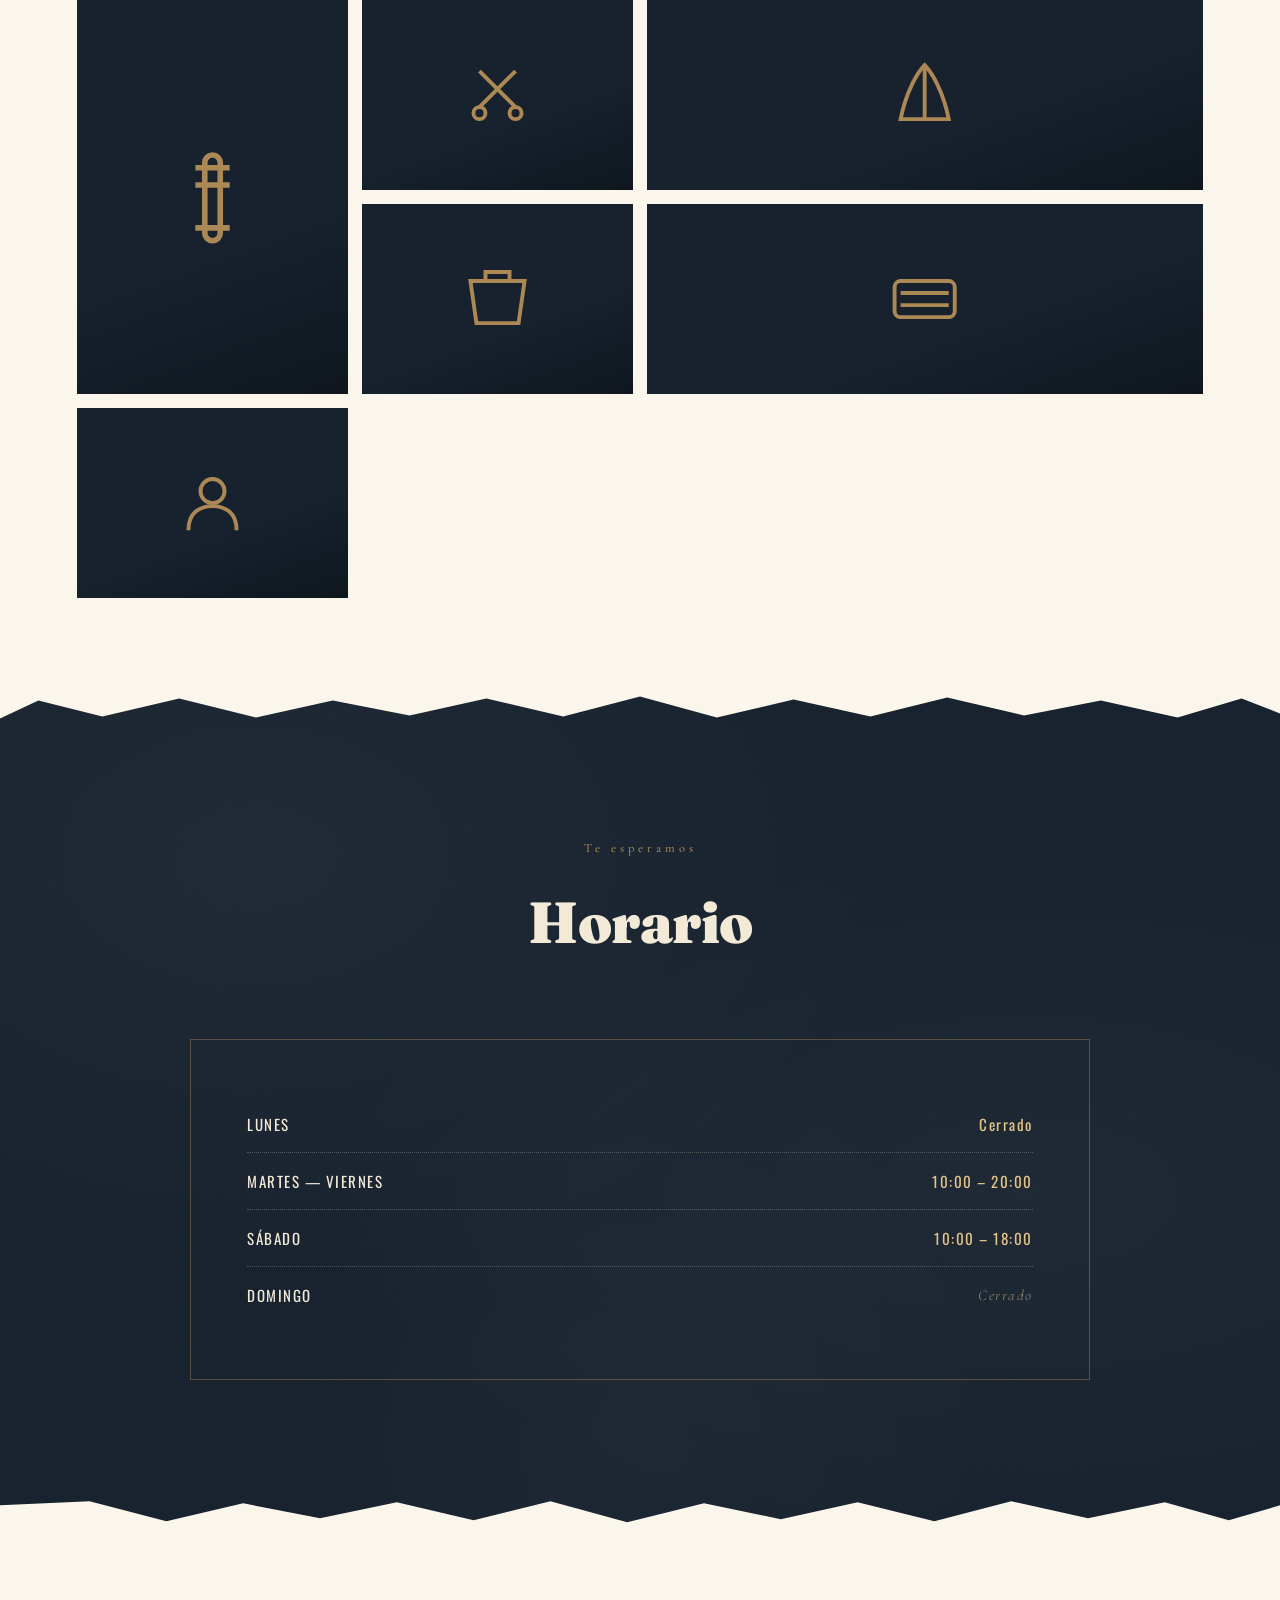
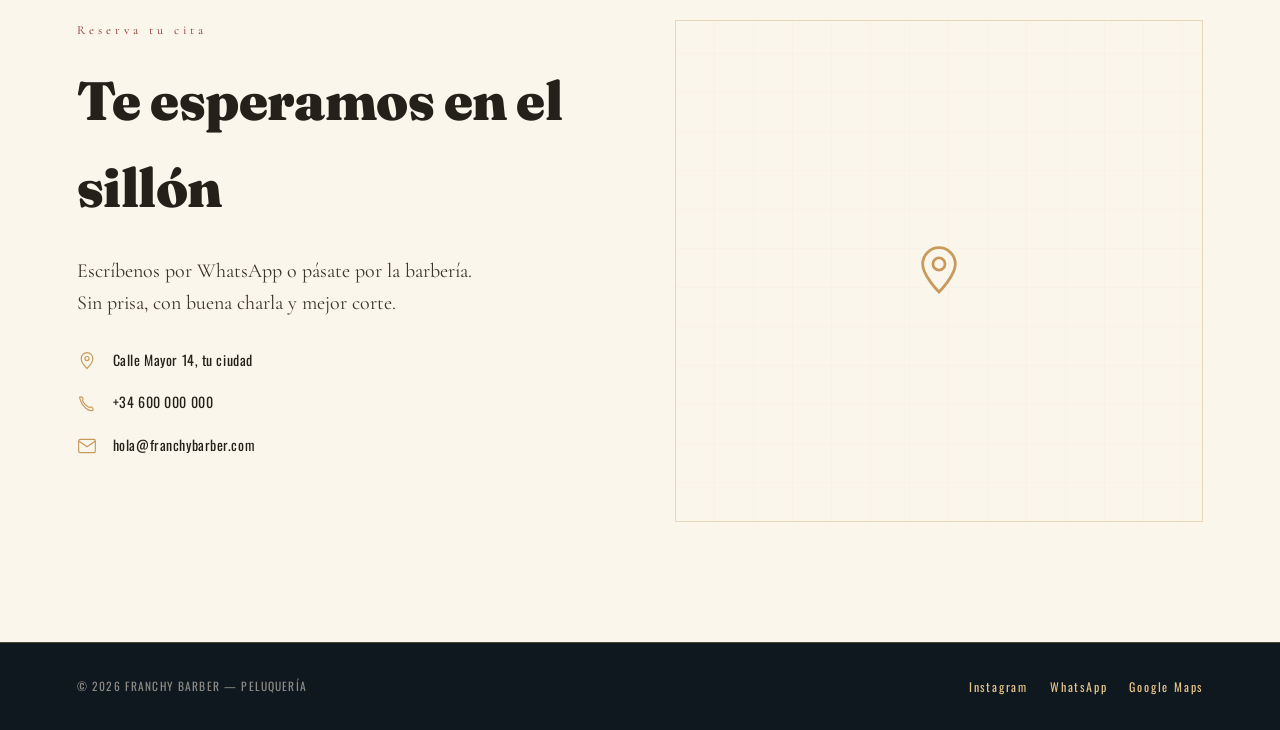
<file: franchy-barber.html>
<!DOCTYPE html>
<html lang="es">
<head>
<meta charset="UTF-8">
<meta name="viewport" content="width=device-width, initial-scale=1.0">
<title>Franchy Barber — Peluquería</title>
<link rel="preconnect" href="https://fonts.googleapis.com">
<link href="https://fonts.googleapis.com/css2?family=Fraunces:ital,opsz,wght@0,9..144,400;0,9..144,600;0,9..144,900;1,9..144,600&family=Oswald:wght@400;500;600;700&family=Cormorant+Garamond:ital,wght@0,400;0,500;0,600;1,400&family=Berkshire+Swash&family=Pinyon+Script&display=swap" rel="stylesheet">
<style>
  :root{
    --navy: #17222E;
    --navy-deep: #10181F;
    --cream: #F2E9D6;
    --paper: #FBF6EB;
    --gold: #C79A5C;
    --gold-light: #E4C388;
    --red: #8A2E2C;
    --ink: #24211B;
    --line: rgba(199,154,92,0.35);
  }

  *{box-sizing:border-box; margin:0; padding:0;}

  html{scroll-behavior:smooth;}

  body{
    background:var(--paper);
    color:var(--ink);
    font-family:'Cormorant Garamond', serif;
    font-size:19px;
    line-height:1.6;
    overflow-x:hidden;
  }

  h1,h2,h3, .display{
    font-family:'Fraunces', serif;
    font-weight:900;
    letter-spacing:-0.01em;
  }

  .label{
    font-family:'Oswald', sans-serif;
    text-transform:uppercase;
    letter-spacing:0.28em;
    font-weight:500;
  }

  a{color:inherit; text-decoration:none;}

  img{max-width:100%; display:block;}

  /* ===================== TEXTURE ===================== */
  .chalk-bg{
    background-color:var(--navy);
    background-image:
      radial-gradient(ellipse at 20% 20%, rgba(255,255,255,0.035), transparent 45%),
      radial-gradient(ellipse at 80% 60%, rgba(255,255,255,0.03), transparent 50%),
      radial-gradient(ellipse at 50% 90%, rgba(255,255,255,0.025), transparent 40%);
    position:relative;
  }
  .chalk-bg::before{
    content:"";
    position:absolute; inset:0;
    background-image:url("data:image/svg+xml,%3Csvg xmlns='http://www.w3.org/2000/svg' width='200' height='200'%3E%3Cfilter id='n'%3E%3CfeTurbulence type='fractalNoise' baseFrequency='0.9' numOctaves='2' stitchTiles='stitch'/%3E%3C/filter%3E%3Crect width='100%25' height='100%25' filter='url(%23n)' opacity='0.05'/%3E%3C/svg%3E");
    pointer-events:none;
    mix-blend-mode:overlay;
  }

  /* ===================== NAV ===================== */
  header {
    position: relative;
    display: flex;
    justify-content: space-between;
    align-items: center;
    padding: 12px 6vw;
    background: rgba(16, 24, 31, 1);
    border-bottom: 1px solid var(--line);
  }
  .header-left {
    display: flex;
    align-items: center;
    justify-content: flex-start;
  }
  .header-logo {
    height: 65px;
    width: auto;
    object-fit: contain;
    filter: drop-shadow(0 2px 4px rgba(0,0,0,0.15));
  }
  .header-center {
    position: absolute;
    left: 50%;
    top: 50%;
    transform: translate(-50%, -50%);
    display: flex;
    align-items: center;
    justify-content: center;
    pointer-events: none;
    z-index: 10;
  }
  .header-letrero {
    height: 270px;
    width: auto;
    object-fit: contain;
    filter: drop-shadow(0 4px 10px rgba(0,0,0,0.35));
  }
  .header-right {
    display: flex;
    align-items: center;
    justify-content: flex-end;
  }
  .desktop-nav {
    display: none;
  }
  nav ul {
    list-style: none;
    display: flex;
    gap: 28px;
    align-items: center;
  }
  nav a {
    font-family: 'Oswald', sans-serif;
    font-size: 12.5px;
    letter-spacing: 0.18em;
    text-transform: uppercase;
    color: var(--cream);
    opacity: 0.85;
    position: relative;
    padding-bottom: 4px;
    transition: opacity 0.25s ease;
  }
  nav a::after {
    content: "";
    position: absolute; left: 0; right: 0; bottom: 0;
    height: 1px; background: var(--gold);
    transform: scaleX(0); transform-origin: left;
    transition: transform .25s ease;
  }
  nav a:hover { opacity: 1; }
  nav a:hover::after { transform: scaleX(1); }
  .nav-cta {
    border: 1px solid var(--gold);
    padding: 8px 18px;
    color: var(--gold-light) !important;
    font-size: 12px !important;
  }
  
  .nav-toggle {
    display: flex;
    background: none;
    border: none;
    cursor: pointer;
    color: var(--gold-light);
    padding: 6px;
    align-items: center;
    justify-content: center;
    transition: color 0.3s ease;
    z-index: 110;
  }
  .nav-toggle:hover {
    color: var(--gold);
  }
  .hamburger-icon {
    width: 28px;
    height: 28px;
  }
  .hamburger-icon line {
    transition: transform 0.3s ease, opacity 0.3s ease;
    transform-origin: center;
  }
  .nav-toggle.active .line-top {
    transform: translateY(6px) rotate(45deg);
  }
  .nav-toggle.active .line-mid {
    opacity: 0;
  }
  .nav-toggle.active .line-bot {
    transform: translateY(-6px) rotate(-45deg);
  }

  /* Mobile menu overlay */
  .mobile-menu-overlay {
    position: fixed;
    top: 0; left: 0; width: 100%; height: 100vh;
    background: rgba(16, 24, 31, 0.98);
    z-index: 105;
    display: flex;
    flex-direction: column;
    align-items: center;
    justify-content: center;
    opacity: 0;
    visibility: hidden;
    transition: opacity 0.4s ease, visibility 0.4s ease;
  }
  .mobile-menu-overlay.active {
    opacity: 1;
    visibility: visible;
  }
  .mobile-menu-nav ul {
    list-style: none;
    text-align: center;
    display: flex;
    flex-direction: column;
    gap: 28px;
  }
  .mobile-menu-nav a {
    font-family: 'Fraunces', serif;
    font-size: 28px;
    font-weight: 600;
    color: var(--cream);
    letter-spacing: 0.05em;
    transition: color 0.3s ease, transform 0.3s ease;
    display: inline-block;
  }
  .mobile-menu-nav a:hover {
    color: var(--gold);
    transform: scale(1.05);
  }
  .mobile-menu-nav .nav-cta {
    border: 1px solid var(--gold);
    padding: 10px 28px;
    font-family: 'Oswald', sans-serif;
    font-size: 14px !important;
    letter-spacing: 0.2em;
    color: var(--gold-light) !important;
  }
  body.menu-open {
    overflow: hidden;
  }

  /* ===================== HERO ===================== */
  .hero{
    min-height:100vh;
    display:flex; flex-direction:column;
    align-items:center; justify-content:center;
    text-align:center;
    padding:140px 6vw 90px;
    position:relative;
    background-image: linear-gradient(to bottom, rgba(16, 24, 31, 0.88), rgba(16, 24, 31, 0.82)), url('portada.jpeg') !important;
    background-size: cover !important;
    background-position: center !important;
    background-repeat: no-repeat !important;
  }
  .hero .est{
    color:var(--gold);
    font-size:12px;
    letter-spacing:0.4em;
    margin-bottom:26px;
    display:flex; align-items:center; gap:16px;
  }
  .hero .est::before, .hero .est::after{
    content:"";
    width:36px; height:1px; background:var(--gold);
    opacity:0.6;
  }
  .hero-palm{
    width:120px; height:120px;
    margin-bottom:10px;
    color:var(--gold);
    opacity:0.9;
  }
  .hero h1{
    color:var(--cream);
    font-size:clamp(52px, 10vw, 128px);
    line-height:0.92;
    text-shadow:0 2px 24px rgba(0,0,0,0.4);
  }
  .hero h1 em{
    font-style:italic;
    font-weight:600;
    color:var(--gold-light);
  }
  .hero .sub{
    margin-top:22px;
    color:var(--gold);
    font-size:15px;
    letter-spacing:0.5em;
    padding-left:0.5em;
  }
  .hero-tagline{
    max-width:520px;
    margin:34px auto 0;
    color:rgba(242,233,214,0.75);
    font-size:21px;
    font-style:italic;
  }
  .hero-ctas{
    margin-top:46px;
    display:flex; gap:18px; flex-wrap:wrap; justify-content:center;
  }
  .btn{
    font-family:'Oswald', sans-serif;
    font-size:13px;
    letter-spacing:0.2em;
    text-transform:uppercase;
    padding:16px 34px;
    display:inline-block;
    transition:all .25s ease;
    border:1px solid transparent;
  }
  .btn-solid{
    background:var(--gold);
    color:var(--navy-deep);
    font-weight:600;
  }
  .btn-solid:hover{background:var(--gold-light);}
  .btn-outline{
    border-color:var(--gold);
    color:var(--gold-light);
  }
  .btn-outline:hover{background:rgba(199,154,92,0.1);}

  .btn-barber {
    background: var(--navy);
    color: var(--gold-light);
    border: 1.5px solid var(--gold);
    padding: 14px 28px;
    font-family: 'Oswald', sans-serif;
    font-size: 13px;
    letter-spacing: 0.2em;
    text-transform: uppercase;
    display: inline-flex;
    align-items: center;
    gap: 12px;
    margin-top: 14px;
    cursor: pointer;
    border-radius: 2px;
    box-shadow: 0 4px 14px rgba(23, 34, 46, 0.2);
  }
  .btn-barber svg {
    width: 18px;
    height: 18px;
    color: var(--gold);
  }

  /* ===================== HISTORIA DE FRANCHY ===================== */
  #historia-franchy {
    border-top: 1px solid var(--line);
    border-bottom: 1px solid var(--line);
  }
  .historia-wrap {
    max-width: 1180px;
    margin: 0 auto;
  }
  .historia-head {
    text-align: center;
    max-width: 720px;
    margin: 0 auto 60px;
  }
  .historia-head h2 {
    font-size: clamp(34px, 5vw, 54px);
    color: var(--cream);
    margin-bottom: 16px;
  }
  .historia-subtitle {
    font-size: 20px;
    color: rgba(242, 233, 214, 0.75);
    font-style: italic;
  }
  .historia-grid {
    display: grid;
    grid-template-columns: repeat(3, 1fr);
    gap: 32px;
  }
  .historia-card {
    background: rgba(16, 24, 31, 0.7);
    border: 1px solid var(--line);
    padding: 40px 30px;
    border-radius: 4px;
    transition: transform 0.3s ease, border-color 0.3s ease, box-shadow 0.3s ease;
  }
  .historia-card:hover {
    transform: translateY(-6px);
    border-color: var(--gold);
    box-shadow: 0 10px 28px rgba(0,0,0,0.4);
  }
  .historia-icon {
    width: 54px;
    height: 54px;
    border-radius: 50%;
    background: rgba(199, 154, 92, 0.12);
    border: 1px solid var(--gold);
    display: flex;
    align-items: center;
    justify-content: center;
    margin-bottom: 22px;
    color: var(--gold);
  }
  .historia-icon svg {
    width: 26px;
    height: 26px;
  }
  .historia-card h3 {
    font-size: 24px;
    color: var(--cream);
    margin-bottom: 14px;
  }
  .historia-card p {
    font-size: 17px;
    color: rgba(242, 233, 214, 0.75);
    line-height: 1.6;
  }

  .scroll-cue{
    position:absolute; bottom:36px; left:50%; transform:translateX(-50%);
    color:var(--gold);
    opacity:0.7;
    animation:bob 2.2s ease-in-out infinite;
  }
  @keyframes bob{
    0%,100%{transform:translate(-50%,0);}
    50%{transform:translate(-50%,10px);}
  }

  /* ===================== POLE DIVIDER (signature) ===================== */
  .pole-divider{
    height:56px;
    background:repeating-linear-gradient(
      -45deg,
      var(--gold-light) 0 18px,
      var(--paper) 18px 30px,
      var(--navy) 30px 48px,
      var(--paper) 48px 60px
    );
    background-size:170px 100%;
    animation:pole-scroll 6s linear infinite;
    border-top:1px solid var(--gold);
    border-bottom:1px solid var(--gold);
  }
  @keyframes pole-scroll{
    from{background-position:0 0;}
    to{background-position:170px 0;}
  }
  @media (prefers-reduced-motion: reduce){
    .pole-divider{animation:none;}
    .scroll-cue{animation:none;}
  }

  /* ===================== SECTION SHELL ===================== */
  section{
    padding:120px 6vw;
    position:relative;
  }
  .eyebrow{
    color:var(--red);
    font-size:12.5px;
    letter-spacing:0.32em;
    margin-bottom:18px;
    display:block;
  }
  .section-head{
    max-width:640px;
    margin:0 auto 70px;
    text-align:center;
  }
  .section-head h2{
    font-size:clamp(34px,5vw,58px);
    color:var(--ink);
  }
  .on-navy .eyebrow{color:var(--gold);}
  .on-navy .section-head h2{color:var(--cream);}
  .on-navy{color:var(--cream);}

  /* ===================== NOSOTROS ===================== */
  .about-wrap{
    display:grid;
    grid-template-columns:0.9fr 1.1fr;
    gap:70px;
    max-width:1180px;
    margin:0 auto;
    align-items:center;
  }
  .badge-circle{
    width:100%;
    max-width:440px;
    margin:0 auto;
    display:flex; align-items:center; justify-content:center;
    position:relative;
    background:transparent;
  }
  .badge-circle img{
    width:100%;
    height:auto;
    max-height:420px;
    object-fit:contain;
    filter:drop-shadow(0 8px 24px rgba(0,0,0,0.2));
  }
  .about-text p{margin-bottom:20px; font-size:20px; color:#3b362c;}
  .about-text p:first-of-type::first-letter{
    font-family:'Berkshire Swash', cursive;
    font-size:96px;
    font-weight:normal;
    float:left;
    line-height:0.65;
    margin:6px 16px 0 -4px;
    color:var(--gold-light);
    -webkit-text-stroke: 1.5px var(--navy-deep);
    text-shadow: 
      2px 2px 0px var(--navy-deep),
      0 0 12px rgba(199,154,92,0.55);
  }
  .about-cta-wrap {
    display: flex;
    align-items: center;
    gap: 20px;
    margin-top: 36px;
    padding-top: 28px;
    border-top: 1px solid rgba(140,46,44,0.25);
  }

  /* ===================== SERVICIOS (ticket cards) ===================== */
  #servicios {
    position: relative;
    overflow: hidden;
  }
  .servicios-parallax-bg {
    position: absolute;
    top: -30%;
    bottom: -30%;
    left: 0;
    right: 0;
    z-index: 0;
    background-image: linear-gradient(rgba(16, 24, 31, 0.82), rgba(16, 24, 31, 0.82)), url('fondo.png');
    background-size: cover;
    background-position: center;
    background-repeat: no-repeat;
    will-change: transform;
    pointer-events: none;
  }
  #servicios .section-head, #servicios .services-grid {
    position: relative;
    z-index: 1;
  }
  .services-grid{
    display:grid;
    grid-template-columns:repeat(3, 1fr);
    gap:34px;
    max-width:1180px;
    margin:0 auto;
  }
  .ticket{
    background:var(--paper);
    border:1.5px dashed var(--gold);
    padding:34px 30px 30px;
    position:relative;
  }
  .ticket::before, .ticket::after{
    content:"";
    position:absolute;
    width:28px; height:28px;
    background:var(--gold);
    border:2.5px solid var(--navy-deep);
    box-shadow:0 0 10px rgba(199,154,92,0.65);
    border-radius:50%;
    top:50%; transform:translateY(-50%);
  }
  .ticket::before{ left:-14px; }
  .ticket::after{ right:-14px; }
  .ticket .num{
    font-family:'Oswald',sans-serif;
    font-size:12px;
    letter-spacing:0.2em;
    color:var(--red);
    margin-bottom:10px;
    display:block;
  }
  .ticket h3{
    font-size:26px;
    margin-bottom:10px;
    color:var(--ink);
  }
  .ticket p{
    color:#6b6455;
    font-size:17px;
    margin-bottom:22px;
    min-height:52px;
  }
  .ticket .price{
    display:flex; align-items:baseline; justify-content:space-between;
    border-top:1px solid var(--line);
    padding-top:16px;
  }
  .ticket .price .amount{
    font-family:'Fraunces', serif;
    font-size:30px;
    font-weight:600;
    color:var(--navy);
  }
  .ticket .price .from{
    font-family:'Oswald',sans-serif;
    font-size:10.5px;
    letter-spacing:0.15em;
    color:#8a8272;
    text-transform:uppercase;
  }

  /* ===================== GALERIA ===================== */
  .gallery-grid{
    display:grid;
    grid-template-columns:repeat(4, 1fr);
    grid-auto-rows:190px;
    gap:14px;
    max-width:1180px;
    margin:0 auto;
  }
  .gallery-grid > div{
    background:var(--navy);
    display:flex; align-items:center; justify-content:center;
    position:relative;
    overflow:hidden;
  }
  .gallery-grid > div svg{
    width:38%; height:38%;
    color:var(--gold);
    opacity:0.85;
    transition:transform .4s ease;
  }
  .gallery-grid > div:hover svg{transform:scale(1.12) rotate(-3deg);}
  .gallery-grid > div::after{
    content:"";
    position:absolute; inset:0;
    background:linear-gradient(160deg, transparent 60%, rgba(0,0,0,0.35));
  }
  .g-tall{grid-row:span 2;}
  .g-wide{grid-column:span 2;}

  /* ===================== HORARIO / BOARD ===================== */
  #horario {
    position: relative;
    z-index: 5;
    margin-top: -30px;
    margin-bottom: -30px;
    padding-top: 150px;
    padding-bottom: 150px;
    clip-path: polygon(
      0% 30px, 3% 12px, 8% 28px, 14% 10px, 20% 29px, 26% 12px, 32% 27px, 38% 10px, 44% 28px, 50% 8px, 56% 29px, 62% 11px, 68% 28px, 74% 9px, 80% 27px, 86% 12px, 92% 29px, 97% 10px, 100% 25px,
      100% calc(100% - 25px), 96% calc(100% - 10px), 91% calc(100% - 28px), 85% calc(100% - 12px), 79% calc(100% - 29px), 73% calc(100% - 9px), 67% calc(100% - 28px), 61% calc(100% - 11px), 55% calc(100% - 27px), 49% calc(100% - 8px), 43% calc(100% - 29px), 37% calc(100% - 10px), 31% calc(100% - 28px), 25% calc(100% - 12px), 19% calc(100% - 27px), 13% calc(100% - 9px), 7% calc(100% - 29px), 0% calc(100% - 25px)
    );
  }
  .board-wrap{
    max-width:900px;
    margin:0 auto;
    border:1px solid var(--line);
    padding:56px;
  }
  .board-row{
    display:flex;
    justify-content:space-between;
    padding:16px 0;
    border-bottom:1px dotted rgba(242,233,214,0.25);
    font-family:'Oswald', sans-serif;
    letter-spacing:0.08em;
  }
  .board-row:last-child{border-bottom:none;}
  .board-row .day{
    color:var(--cream);
    font-size:15px;
    text-transform:uppercase;
  }
  .board-row .time{
    color:var(--gold-light);
    font-size:15px;
  }
  .board-row.closed .time{color:#8a7f6d; font-style:italic; font-family:'Cormorant Garamond', serif;}

  /* ===================== CONTACT / FOOTER ===================== */
  .contact-wrap{
    display:grid;
    grid-template-columns:1fr 1fr;
    gap:70px;
    max-width:1180px;
    margin:0 auto;
    align-items:start;
  }
  .contact-info h2{color:var(--ink); font-size:clamp(34px,5vw,54px); margin-bottom:24px;}
  .contact-info p{color:#3b362c; font-size:20px; margin-bottom:30px; max-width:420px;}
  .contact-list{list-style:none; display:flex; flex-direction:column; gap:20px;}
  .contact-list li{
    display:flex; gap:16px; align-items:flex-start;
    font-family:'Oswald', sans-serif;
    font-size:14px;
    letter-spacing:0.04em;
    color:var(--ink);
  }
  .contact-list svg{width:20px; height:20px; color:var(--gold); flex-shrink:0; margin-top:2px;}
  .map-frame{
    border:1px solid var(--line);
    aspect-ratio:1/0.95;
    display:flex; align-items:center; justify-content:center;
    background:
      linear-gradient(rgba(23,34,46,0.0), rgba(23,34,46,0.0)),
      repeating-linear-gradient(0deg, transparent, transparent 38px, rgba(199,154,92,0.08) 39px),
      repeating-linear-gradient(90deg, transparent, transparent 38px, rgba(199,154,92,0.08) 39px);
    position:relative;
  }
  .map-frame svg{width:56px; height:56px; color:var(--gold);}

  footer{
    background:var(--navy-deep);
    padding:34px 6vw;
    display:flex;
    justify-content:space-between;
    align-items:center;
    flex-wrap:wrap;
    gap:14px;
    border-top:1px solid var(--line);
  }
  footer p{
    font-family:'Oswald', sans-serif;
    font-size:11.5px;
    letter-spacing:0.1em;
    color:rgba(242,233,214,0.55);
  }
  .social-row{display:flex; gap:22px;}
  .social-row a{color:var(--gold-light); font-size:12px; font-family:'Oswald',sans-serif; letter-spacing:0.15em;}
  .social-row a:hover{color:var(--gold);}

  /* ===================== RESPONSIVE DESIGN ===================== */
  @media (max-width: 1024px) {
    header {
      padding: 10px 5vw;
    }
    .header-logo {
      height: 55px;
    }
    .header-letrero {
      height: 195px;
    }
    .services-grid {
      grid-template-columns: repeat(2, 1fr);
      gap: 24px;
    }
    .gallery-grid {
      grid-template-columns: repeat(3, 1fr);
    }
  }

  @media (max-width: 768px) {
    header {
      padding: 10px 4vw;
    }
    .header-logo {
      height: 48px;
    }
    .header-letrero {
      height: 155px;
      max-width: 52vw;
    }
    section {
      padding: 70px 5vw;
    }
    .hero {
      padding: 100px 5vw 70px;
    }
    .hero h1 {
      font-size: clamp(38px, 9vw, 76px);
    }
    .hero .sub {
      font-size: 13px;
      letter-spacing: 0.3em;
    }
    .hero-tagline {
      font-size: 18px;
    }
    .hero-ctas {
      flex-direction: column;
      width: 100%;
      max-width: 300px;
      margin: 30px auto 0;
    }
    .hero-ctas .btn {
      width: 100%;
      text-align: center;
    }
    .about-wrap, .contact-wrap, .historia-grid {
      grid-template-columns: 1fr;
      gap: 40px;
    }
    .about-cta-wrap {
      justify-content: center;
    }
    .badge-circle {
      max-width: 260px;
    }
    .services-grid {
      grid-template-columns: 1fr;
    }
    .ticket {
      padding: 28px 22px 24px;
    }
    .gallery-grid {
      grid-template-columns: repeat(2, 1fr);
      grid-auto-rows: 150px;
    }
    .g-tall {
      grid-row: span 1;
    }
    .g-wide {
      grid-column: span 1;
    }
    .board-wrap {
      padding: 30px 20px;
    }
    .board-row {
      font-size: 13.5px;
    }
    #horario {
      padding-top: 100px;
      padding-bottom: 100px;
      margin-top: -20px;
      margin-bottom: -20px;
      clip-path: polygon(
        0% 20px, 5% 8px, 11% 18px, 18% 7px, 26% 19px, 34% 9px, 42% 18px, 50% 6px, 58% 19px, 66% 8px, 74% 18px, 82% 7px, 90% 19px, 96% 8px, 100% 17px,
        100% calc(100% - 17px), 95% calc(100% - 8px), 89% calc(100% - 19px), 83% calc(100% - 6px), 76% calc(100% - 18px), 68% calc(100% - 8px), 60% calc(100% - 19px), 52% calc(100% - 7px), 44% calc(100% - 18px), 36% calc(100% - 9px), 28% calc(100% - 19px), 20% calc(100% - 6px), 13% calc(100% - 18px), 6% calc(100% - 8px), 0% calc(100% - 17px)
      );
    }
  }

  @media (max-width: 480px) {
    header {
      padding: 8px 3vw;
    }
    .header-logo {
      height: 38px;
    }
    .header-letrero {
      height: 115px;
      max-width: 46vw;
    }
    .gallery-grid {
      grid-template-columns: 1fr;
      grid-auto-rows: 180px;
    }
    footer {
      flex-direction: column;
      text-align: center;
      gap: 12px;
    }
    .social-row {
      justify-content: center;
    }
  }

  :focus-visible{outline:2px solid var(--gold); outline-offset:3px;}
</style>
</head>
<body>

<header>
  <div class="header-left">
    <a href="#" class="logo-link">
      <img src="logo.png" alt="Franchy Barber Logo" class="header-logo">
    </a>
  </div>
  <div class="header-center">
    <img src="letrero.png" alt="Franchy Barber" class="header-letrero">
  </div>
  <div class="header-right">
    <nav class="desktop-nav">
      <ul>
        <li><a href="#nosotros">Nosotros</a></li>
        <li><a href="historia.html">Historia</a></li>
        <li><a href="#servicios">Servicios</a></li>
        <li><a href="#galeria">Galería</a></li>
        <li><a href="#horario">Horario</a></li>
        <li><a href="https://franchybarber.booksy.com/a/" target="_blank" class="nav-cta">Reservar</a></li>
      </ul>
    </nav>
    <button class="nav-toggle" aria-label="Abrir menú">
      <svg class="hamburger-icon" viewBox="0 0 24 24" fill="none" stroke="currentColor" stroke-width="2" stroke-linecap="round">
        <line class="line-top" x1="4" y1="6" x2="20" y2="6"></line>
        <line class="line-mid" x1="4" y1="12" x2="20" y2="12"></line>
        <line class="line-bot" x1="4" y1="18" x2="20" y2="18"></line>
      </svg>
    </button>
  </div>
</header>

<div class="mobile-menu-overlay">
  <nav class="mobile-menu-nav">
    <ul>
      <li><a href="#">Inicio</a></li>
      <li><a href="#nosotros">Nosotros</a></li>
      <li><a href="historia.html">Historia</a></li>
      <li><a href="#servicios">Servicios</a></li>
      <li><a href="#galeria">Galería</a></li>
      <li><a href="#horario">Horario</a></li>
      <li><a href="https://franchybarber.booksy.com/a/" target="_blank" class="nav-cta">Reservar</a></li>
    </ul>
  </nav>
</div>

<!-- HERO -->
<section class="hero chalk-bg">
  <div class="est">EST. 2026</div>
  <h1>Franchy<br><em>Barber</em></h1>
  <p class="sub">PELUQUERÍA</p>
  <p class="hero-tagline">Oficio clásico de barbería con el ritmo y la luz de la costa. Cortes precisos, navaja afilada, buena conversación.</p>
  <div class="hero-ctas">
    <a href="https://franchybarber.booksy.com/a/" target="_blank" class="btn btn-solid">Reservar cita</a>
    <a href="#servicios" class="btn btn-outline">Ver servicios</a>
  </div>
</section>

<div class="pole-divider" role="presentation"></div>

<!-- NOSOTROS -->
<section id="nosotros">
  <div class="about-wrap">
    <div class="badge-circle">
      <img src="logo.png" alt="Franchy Barber Logo" class="about-logo">
    </div>
    <div class="about-text">
      <span class="eyebrow">Nuestra historia</span>
      <h2 style="font-size:clamp(30px,4vw,44px); margin-bottom:22px; color:var(--ink);">Barbería de barrio, alma de siempre</h2>
      <p>Franchy Barber nace de una idea sencilla: recuperar el ritual de la barbería tradicional y hacerlo sentir como en casa. Cada corte se piensa, cada barba se cuida, cada cliente sale con más de lo que vino a buscar.</p>
      <p>Nos gusta trabajar despacio y bien. Toallas calientes, navaja bien afilada, tijera precisa. Nada se apura cuando se hace con oficio.</p>
      <div class="about-cta-wrap">
        <a href="historia.html" class="btn btn-barber">
          <svg viewBox="0 0 24 24" fill="none" stroke="currentColor" stroke-width="1.6"><path d="M6 4 L18 16 M18 4 L6 16" /><circle cx="6" cy="18" r="2"/><circle cx="18" cy="18" r="2"/></svg>
          Conocer la Historia de Franchy
        </a>
      </div>
    </div>
  </div>
</section>


<!-- SERVICIOS -->
<section id="servicios" class="on-navy">
  <div class="servicios-parallax-bg"></div>
  <div class="section-head">
    <span class="eyebrow">La carta</span>
    <h2>Servicios</h2>
  </div>
  <div class="services-grid">

    <div class="ticket">
      <span class="num">Nº 01</span>
      <h3>Corte clásico</h3>
      <p>Corte a tijera y máquina, acabado con navaja en contorno.</p>
      <div class="price"><span class="amount">15€</span><span class="from">Aprox. 30 min</span></div>
    </div>

    <div class="ticket">
      <span class="num">Nº 02</span>
      <h3>Corte + Barba</h3>
      <p>El clásico completo: corte, perfilado de barba y toalla caliente.</p>
      <div class="price"><span class="amount">22€</span><span class="from">Aprox. 45 min</span></div>
    </div>

    <div class="ticket">
      <span class="num">Nº 03</span>
      <h3>Afeitado a navaja</h3>
      <p>Afeitado apurado tradicional con toalla caliente y bálsamo.</p>
      <div class="price"><span class="amount">18€</span><span class="from">Aprox. 30 min</span></div>
    </div>

    <div class="ticket">
      <span class="num">Nº 04</span>
      <h3>Diseño de barba</h3>
      <p>Perfilado y diseño a medida, líneas limpias, acabado natural.</p>
      <div class="price"><span class="amount">12€</span><span class="from">Aprox. 20 min</span></div>
    </div>

    <div class="ticket">
      <span class="num">Nº 05</span>
      <h3>Corte niño</h3>
      <p>Corte para los más pequeños, con paciencia y buen trato.</p>
      <div class="price"><span class="amount">10€</span><span class="from">Aprox. 25 min</span></div>
    </div>

    <div class="ticket">
      <span class="num">Nº 06</span>
      <h3>Color y tinte</h3>
      <p>Cobertura de canas o cambio de tono, resultado natural.</p>
      <div class="price"><span class="amount">25€</span><span class="from">Aprox. 40 min</span></div>
    </div>

  </div>
</section>

<!-- GALERIA -->
<section id="galeria">
  <div class="section-head">
    <span class="eyebrow">Un vistazo</span>
    <h2>Galería</h2>
  </div>
  <div class="gallery-grid">
    <div class="g-tall">
      <svg viewBox="0 0 24 24" fill="none" stroke="currentColor" stroke-width="1.3"><rect x="10.2" y="2" width="3.6" height="20" rx="1.8"/><path d="M8 5 L16 5 M8 9 L16 9 M8 19 L16 19"/></svg>
    </div>
    <div>
      <svg viewBox="0 0 24 24" fill="none" stroke="currentColor" stroke-width="1.3"><path d="M6 4 L18 16 M18 4 L6 16" /><circle cx="6" cy="18" r="2"/><circle cx="18" cy="18" r="2"/></svg>
    </div>
    <div class="g-wide">
      <svg viewBox="0 0 24 24" fill="none" stroke="currentColor" stroke-width="1.3"><path d="M4 20 C6 10, 10 4, 12 2 C14 4, 18 10, 20 20 Z"/><path d="M12 2 L12 20"/></svg>
    </div>
    <div>
      <svg viewBox="0 0 24 24" fill="none" stroke="currentColor" stroke-width="1.3"><path d="M3 6 L21 6 L19 20 L5 20 Z"/><path d="M8 6 L8 3 L16 3 L16 6"/></svg>
    </div>
    <div class="g-wide">
      <svg viewBox="0 0 24 24" fill="none" stroke="currentColor" stroke-width="1.3"><path d="M4 10 L20 10 M4 14 L20 14"/><rect x="2" y="6" width="20" height="12" rx="2"/></svg>
    </div>
    <div>
      <svg viewBox="0 0 24 24" fill="none" stroke="currentColor" stroke-width="1.3"><circle cx="12" cy="8" r="4"/><path d="M4 21 C4 15, 8 13, 12 13 C16 13, 20 15, 20 21"/></svg>
    </div>
  </div>
</section>

<!-- HORARIO -->
<section id="horario" class="chalk-bg on-navy">
  <div class="section-head">
    <span class="eyebrow">Te esperamos</span>
    <h2>Horario</h2>
  </div>
  <div class="board-wrap">
    <div class="board-row"><span class="day">Lunes</span><span class="time">Cerrado</span></div>
    <div class="board-row"><span class="day">Martes — Viernes</span><span class="time">10:00 – 20:00</span></div>
    <div class="board-row"><span class="day">Sábado</span><span class="time">10:00 – 18:00</span></div>
    <div class="board-row closed"><span class="day">Domingo</span><span class="time">Cerrado</span></div>
  </div>
</section>

<!-- CONTACTO -->
<section id="contacto">
  <div class="contact-wrap">
    <div class="contact-info">
      <span class="eyebrow">Reserva tu cita</span>
      <h2>Te esperamos en el sillón</h2>
      <p>Escríbenos por WhatsApp o pásate por la barbería. Sin prisa, con buena charla y mejor corte.</p>
      <ul class="contact-list">
        <li>
          <svg viewBox="0 0 24 24" fill="none" stroke="currentColor" stroke-width="1.4"><path d="M12 21 C12 21, 5 14, 5 9 A7 7 0 0 1 19 9 C19 14, 12 21, 12 21 Z"/><circle cx="12" cy="9" r="2.4"/></svg>
          Calle Mayor 14, tu ciudad
        </li>
        <li>
          <svg viewBox="0 0 24 24" fill="none" stroke="currentColor" stroke-width="1.4"><path d="M3 5 C3 5, 5 4, 7 6 C8 7, 6 9, 7 10 C8 12, 12 16, 14 17 C15 18, 17 16, 18 17 C20 19, 19 21, 19 21 C15 22, 6 18, 3 5 Z"/></svg>
          +34 600 000 000
        </li>
        <li>
          <svg viewBox="0 0 24 24" fill="none" stroke="currentColor" stroke-width="1.4"><rect x="2" y="4" width="20" height="16" rx="2"/><path d="M2 6 L12 13 L22 6"/></svg>
          hola@franchybarber.com
        </li>
      </ul>
    </div>
    <div class="map-frame">
      <svg viewBox="0 0 24 24" fill="none" stroke="currentColor" stroke-width="1.2"><path d="M12 21 C12 21, 5 14, 5 9 A7 7 0 0 1 19 9 C19 14, 12 21, 12 21 Z"/><circle cx="12" cy="9" r="2.6"/></svg>
    </div>
  </div>
</section>

<footer>
  <p>© 2026 FRANCHY BARBER — PELUQUERÍA</p>
  <div class="social-row">
    <a href="#">Instagram</a>
    <a href="#">WhatsApp</a>
    <a href="#">Google Maps</a>
  </div>
</footer>
<script>
  const navToggle = document.querySelector('.nav-toggle');
  const mobileMenuOverlay = document.querySelector('.mobile-menu-overlay');
  const mobileMenuLinks = document.querySelectorAll('.mobile-menu-nav a');

  function toggleMenu() {
    navToggle.classList.toggle('active');
    mobileMenuOverlay.classList.toggle('active');
    document.body.classList.toggle('menu-open');
  }

  navToggle.addEventListener('click', toggleMenu);

  mobileMenuLinks.forEach(link => {
    link.addEventListener('click', () => {
      if (mobileMenuOverlay.classList.contains('active')) {
        toggleMenu();
      }
    });
  });

  // Mobile DevTools & Touch Parallax Engine for Servicios Section
  const serviciosSection = document.getElementById('servicios');
  const serviciosBg = document.querySelector('.servicios-parallax-bg');
  if (serviciosSection && serviciosBg) {
    let ticking = false;
    const updateParallax = () => {
      const rect = serviciosSection.getBoundingClientRect();
      const windowHeight = window.innerHeight;
      if (rect.top < windowHeight && rect.bottom > 0) {
        const progress = (windowHeight - rect.top) / (windowHeight + rect.height);
        const clampedProgress = Math.max(0, Math.min(1, progress));
        const movePercent = (clampedProgress - 0.5) * 35;
        serviciosBg.style.transform = `translate3d(0, ${movePercent}%, 0)`;
      }
      ticking = false;
    };
    const options = { passive: true };
    window.addEventListener('scroll', () => {
      if (!ticking) {
        window.requestAnimationFrame(updateParallax);
        ticking = true;
      }
    }, options);
    window.addEventListener('touchmove', () => {
      if (!ticking) {
        window.requestAnimationFrame(updateParallax);
        ticking = true;
      }
    }, options);
    window.addEventListener('resize', updateParallax, options);
    updateParallax();
  }
</script>
</body>
</html>
</file>
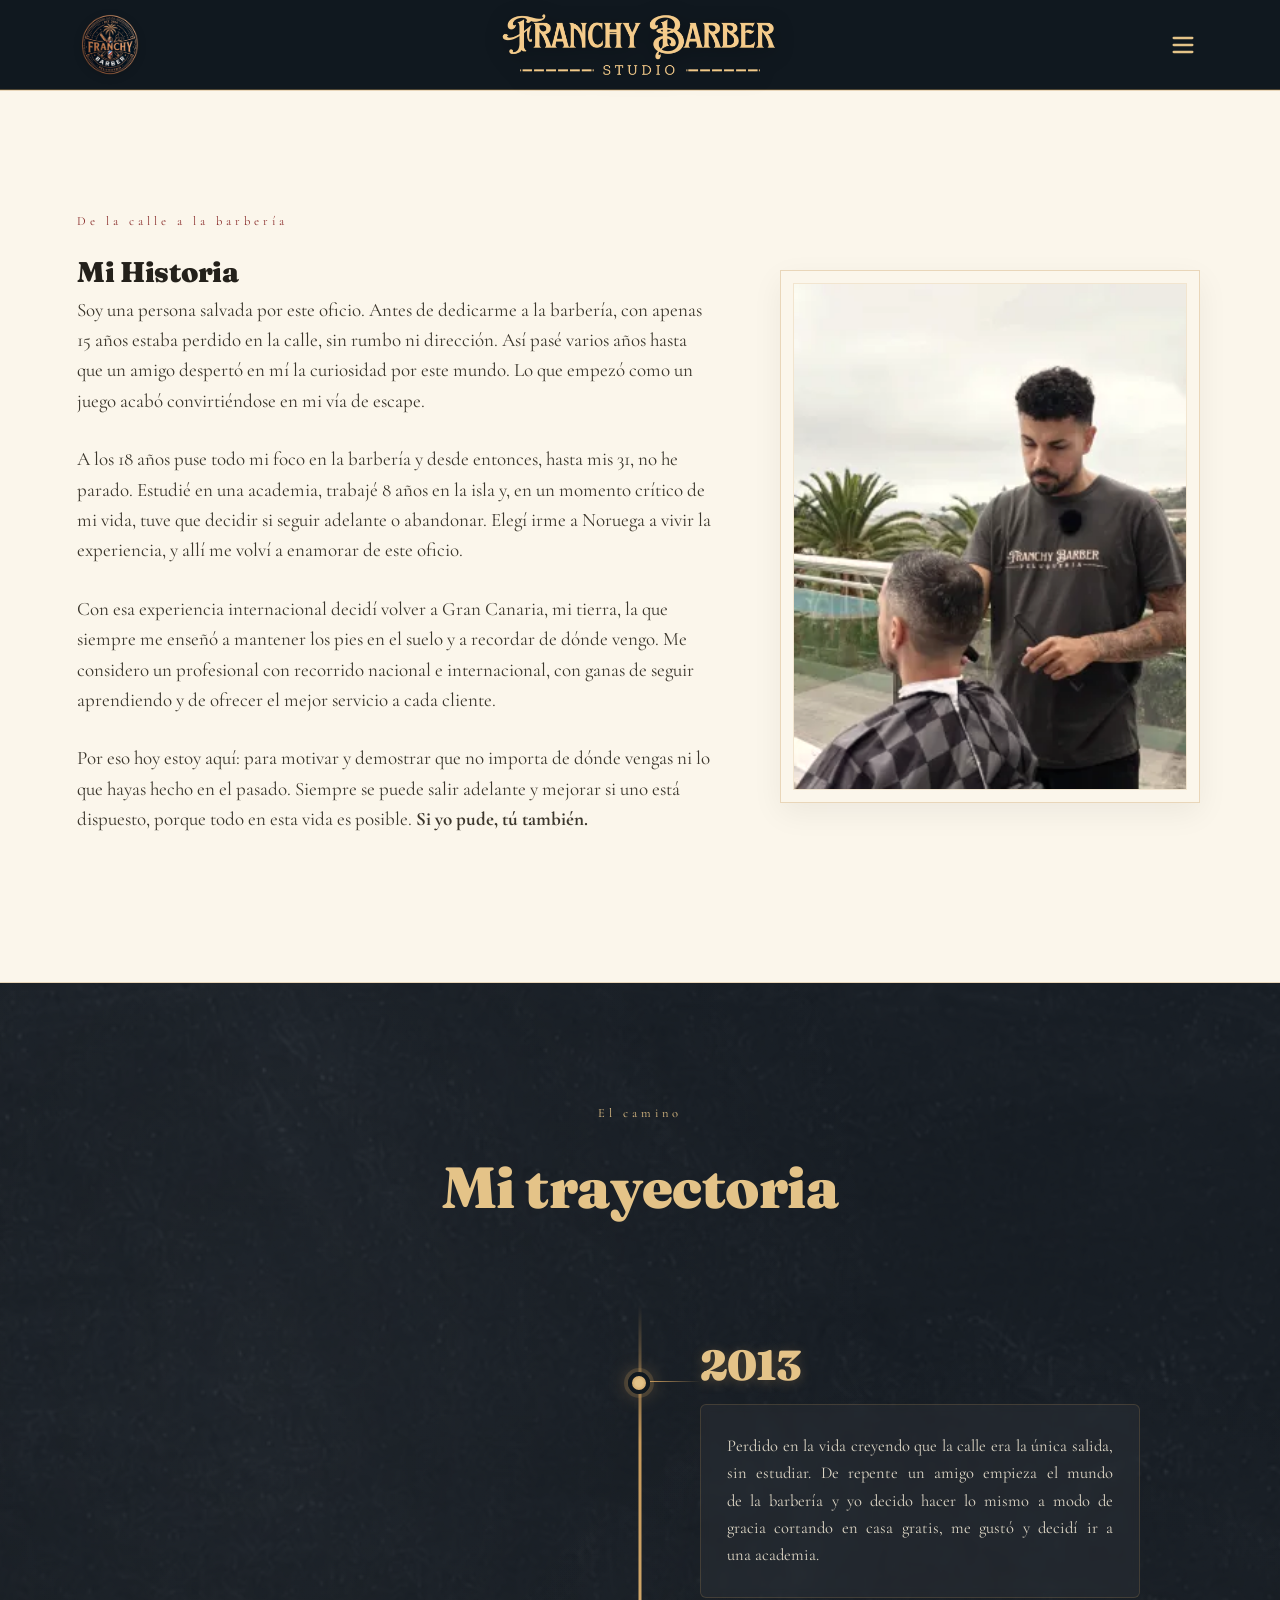
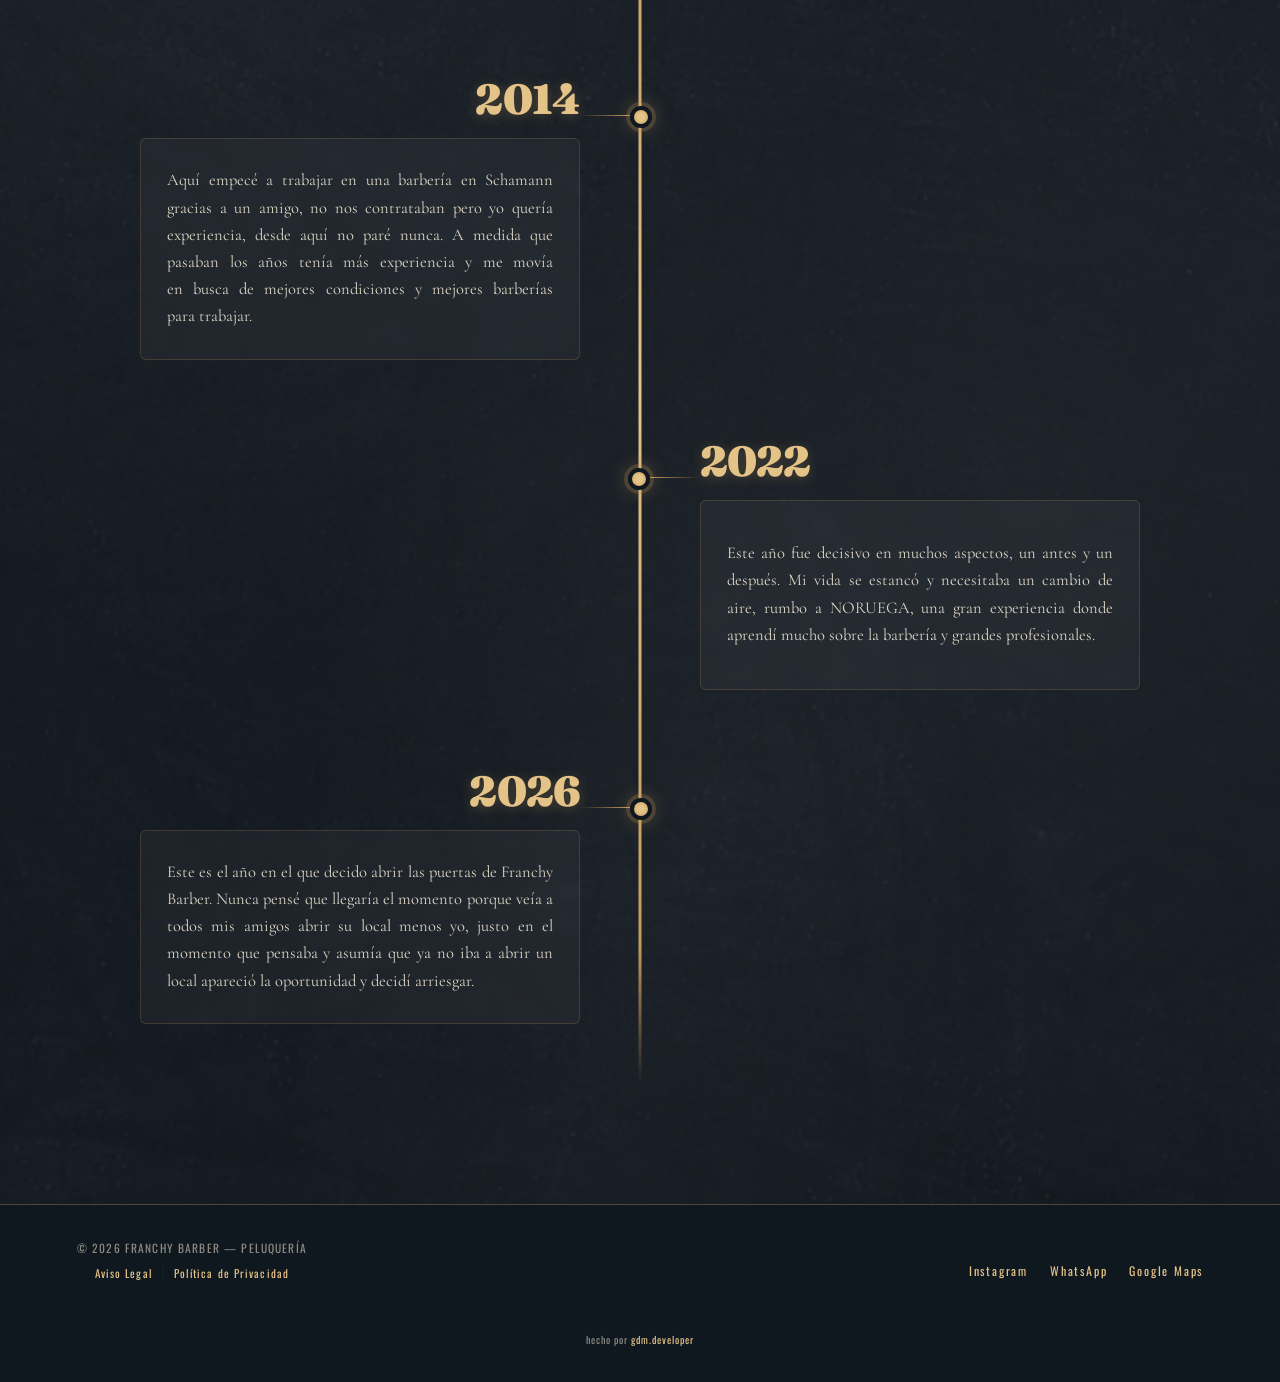
<file: historia.html>
<!DOCTYPE html>
<html lang="es">
<head>
<meta charset="UTF-8">
<meta name="viewport" content="width=device-width, initial-scale=1.0">
<title>Nuestra Historia | Franchy Barber - Barbería en Las Mesas</title>
<meta name="description" content="Conoce la historia detrás de Franchy Barber. De la pasión por el oficio a nuestra peluquería en Las Mesas, Gran Canaria. Calidad y dedicación en cada corte.">
<meta name="theme-color" content="#10181f">
<link rel="canonical" href="https://franchybarber.es/historia.html">

<!-- Open Graph / Facebook -->
<meta property="og:type" content="website">
<meta property="og:url" content="https://franchybarber.es/historia.html">
<meta property="og:title" content="Historia de Franchy Barber | Peluquería en Las Mesas">
<meta property="og:description" content="Conoce la historia detrás de Franchy Barber. De la pasión por el oficio a nuestra peluquería en Las Mesas, Gran Canaria.">
<meta property="og:image" content="https://franchybarber.es/img/nuevaportada.webp">

<!-- Twitter -->
<meta property="twitter:card" content="summary_large_image">
<meta property="twitter:url" content="https://franchybarber.es/historia.html">
<meta property="twitter:title" content="Nuestra Historia | Franchy Barber">
<meta property="twitter:description" content="Conoce la historia detrás de Franchy Barber en Las Mesas.">
<meta property="twitter:image" content="https://franchybarber.es/img/nuevaportada.webp">

<!-- Preloads & Icons -->
<link rel="icon" type="image/webp" href="img/logo.webp">
<link rel="preload" as="image" href="img/historia.webp" type="image/webp">
<link rel="preconnect" href="https://fonts.googleapis.com">
<link rel="preconnect" href="https://fonts.gstatic.com" crossorigin>
<link href="https://fonts.googleapis.com/css2?family=Fraunces:ital,opsz,wght@0,9..144,400;0,9..144,600;0,9..144,900;1,9..144,600&family=Oswald:wght@400;500;600;700&family=Cormorant+Garamond:ital,wght@0,400;0,500;0,600;1,400&family=Berkshire+Swash&display=swap" rel="stylesheet">
<link rel="stylesheet" href="css/historia.css">
</head>
<body>

<header>
  <div class="header-left">
    <a href="index.html" class="logo-link">
      <img src="img/logo.webp" alt="Franchy Barber Logo" class="header-logo">
    </a>
  </div>
  <div class="header-center">
    <img src="img/letrero.webp" alt="Franchy Barber" class="header-letrero">
  </div>
  <div class="header-right">
    <nav class="desktop-nav">
      <ul>
        <li><a href="index.html#nosotros">Nosotros</a></li>
        <li><a href="#historia-franchy">Historia</a></li>
        <li><a href="index.html#servicios">Servicios</a></li>
        <li><a href="index.html#galeria">Galería</a></li>
        <li><a href="index.html#horario">Horario</a></li>
        <li><a href="https://franchybarber.booksy.com/a/" target="_blank" class="nav-cta">Pedir cita</a></li>
      </ul>
    </nav>
    <button class="nav-toggle" aria-label="Abrir menú">
      <svg class="hamburger-icon" viewBox="0 0 24 24" fill="none" stroke="currentColor" stroke-width="2" stroke-linecap="round">
        <line class="line-top" x1="4" y1="6" x2="20" y2="6"></line>
        <line class="line-mid" x1="4" y1="12" x2="20" y2="12"></line>
        <line class="line-bot" x1="4" y1="18" x2="20" y2="18"></line>
      </svg>
    </button>
  </div>
</header>

<div class="mobile-menu-overlay">
  <nav class="mobile-menu-nav">
    <ul>
      <li><a href="index.html">Inicio</a></li>
      <li><a href="index.html#nosotros">Nosotros</a></li>
      <li><a href="#historia-franchy">Historia</a></li>
      <li><a href="index.html#servicios">Servicios</a></li>
      <li><a href="index.html#galeria">Galería</a></li>
      <li><a href="index.html#horario">Horario</a></li>
      <li><a href="https://franchybarber.booksy.com/a/" target="_blank" class="nav-cta">Pedir cita</a></li>
    </ul>
  </nav>
</div>


<section id="historia-franchy">
  <div class="historia-wrap">
    <div class="historia-layout">
      <div class="historia-text-column">
        <span class="eyebrow">De la calle a la barbería</span>
        <h1>Mi Historia</h1>
        <div class="historia-story">
          <p>Soy una persona salvada por este oficio. Antes de dedicarme a la barbería, con apenas 15 años estaba perdido en la calle, sin rumbo ni dirección. Así pasé varios años hasta que un amigo despertó en mí la curiosidad por este mundo. Lo que empezó como un juego acabó convirtiéndose en mi vía de escape.</p>
          <p>A los 18 años puse todo mi foco en la barbería y desde entonces, hasta mis 31, no he parado. Estudié en una academia, trabajé 8 años en la isla y, en un momento crítico de mi vida, tuve que decidir si seguir adelante o abandonar. Elegí irme a Noruega a vivir la experiencia, y allí me volví a enamorar de este oficio.</p>
          <p>Con esa experiencia internacional decidí volver a Gran Canaria, mi tierra, la que siempre me enseñó a mantener los pies en el suelo y a recordar de dónde vengo. Me considero un profesional con recorrido nacional e internacional, con ganas de seguir aprendiendo y de ofrecer el mejor servicio a cada cliente.</p>
          <p>Por eso hoy estoy aquí: para motivar y demostrar que no importa de dónde vengas ni lo que hayas hecho en el pasado. Siempre se puede salir adelante y mejorar si uno está dispuesto, porque todo en esta vida es posible. <strong>Si yo pude, tú también.</strong></p>
        </div>
      </div>
      <div class="historia-image-column">
        <div class="historia-img-wrapper">
          <img src="img/historia.webp" alt="Franchy Barber - Historia" class="historia-img">
        </div>
      </div>
    </div>
  </div>
</section>

<!-- LÍNEA DEL TIEMPO -->
<section id="timeline" class="bg-pizarra on-navy">
  <div class="section-head">
    <span class="eyebrow" style="color: var(--gold-light);">El camino</span>
    <h2 style="color: var(--gold-light);">Mi trayectoria</h2>
  </div>
  <div class="timeline">
    <div class="timeline-line"></div>

    <div class="timeline-item">
      <div class="timeline-dot"></div>
      <div class="timeline-card">
        <div class="timeline-date">2013</div>
        <div class="timeline-content">
          <p>Perdido en la vida creyendo que la calle era la única salida, sin estudiar. De repente un amigo empieza el mundo de la barbería y yo decido hacer lo mismo a modo de gracia cortando en casa gratis, me gustó y decidí ir a una academia.</p>
        </div>
      </div>
    </div>

    <div class="timeline-item">
      <div class="timeline-dot"></div>
      <div class="timeline-card">
        <div class="timeline-date">2014</div>
        <div class="timeline-content">
          <p>Aquí empecé a trabajar en una barbería en Schamann gracias a un amigo, no nos contrataban pero yo quería experiencia, desde aquí no paré nunca. A medida que pasaban los años tenía más experiencia y me movía en busca de mejores condiciones y mejores barberías para trabajar.</p>
        </div>
      </div>
    </div>

    <div class="timeline-item">
      <div class="timeline-dot"></div>
      <div class="timeline-card">
        <div class="timeline-date">2022</div>
        <div class="timeline-content">
          <p>Este año fue decisivo en muchos aspectos, un antes y un después. Mi vida se estancó y necesitaba un cambio de aire, rumbo a NORUEGA, una gran experiencia donde aprendí mucho sobre la barbería y grandes profesionales.</p>
        </div>
      </div>
    </div>

    <div class="timeline-item">
      <div class="timeline-dot"></div>
      <div class="timeline-card">
        <div class="timeline-date">2026</div>
        <div class="timeline-content">
          <p>Este es el año en el que decido abrir las puertas de Franchy Barber. Nunca pensé que llegaría el momento porque veía a todos mis amigos abrir su local menos yo, justo en el momento que pensaba y asumía que ya no iba a abrir un local apareció la oportunidad y decidí arriesgar.</p>
        </div>
      </div>
    </div>

  </div>
</section>


<footer>
  <div class="footer-legal">
    <p>© 2026 FRANCHY BARBER — PELUQUERÍA</p>
    <div class="legal-links">
      <a href="aviso-legal.html">Aviso Legal</a> | 
      <a href="privacidad.html">Política de Privacidad</a>
    </div>
  </div>
  <div class="social-row">
    <a href="https://instagram.com/franchybarberr" target="_blank" rel="noopener">Instagram</a>
    <a href="https://wa.me/34611775955" target="_blank" rel="noopener">WhatsApp</a>
    <a href="https://www.google.com/maps/search/?api=1&query=Escritor+Secundino+Delgado,+66,+Las+Mesas,+Las+Palmas+de+Gran+Canaria" target="_blank" rel="noopener">Google Maps</a>
  </div>
  <p class="credit">hecho por <a href="https://guillediaz6.github.io/portfolio" target="_blank">gdm.developer</a></p>
</footer>
<script src="js/historia.js"></script>
</body>
</html>
</file>
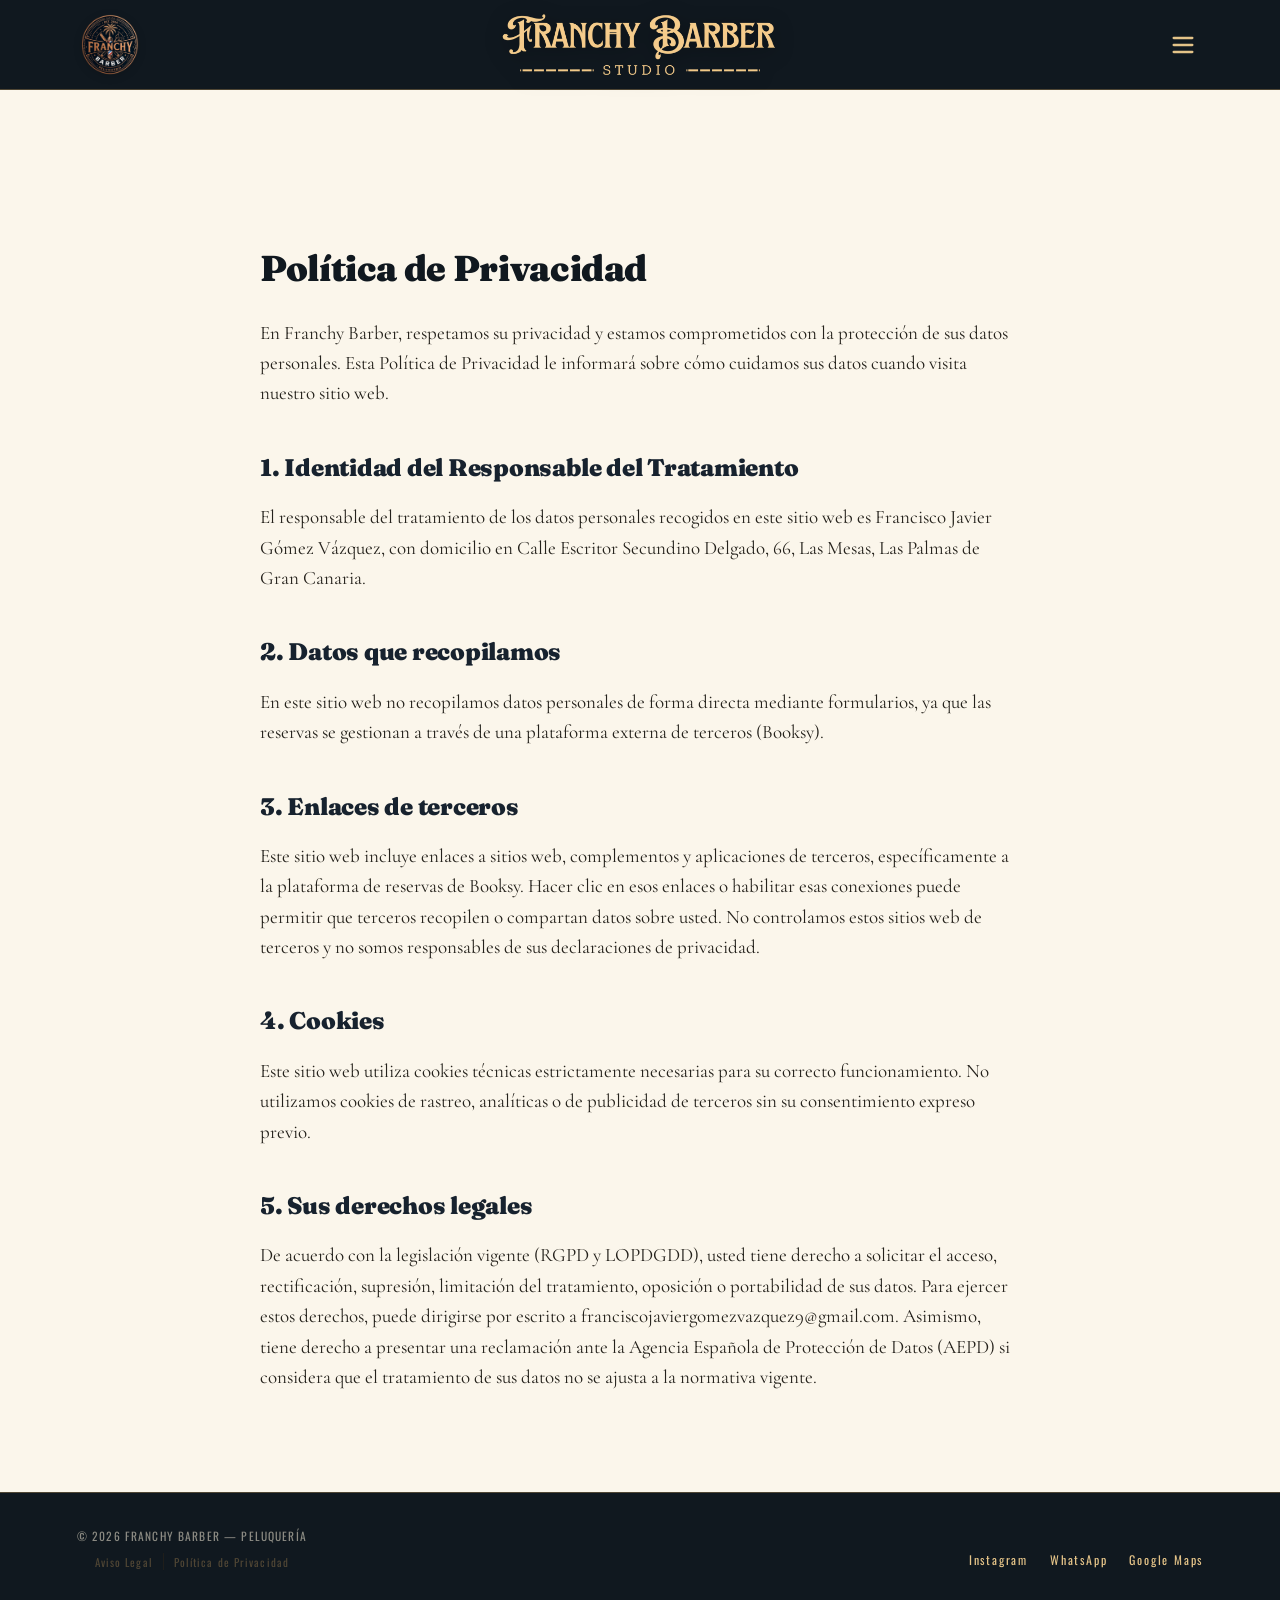
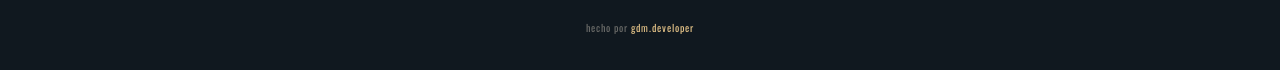
<file: privacidad.html>
<!DOCTYPE html>
<html lang="es">
<head>
<meta charset="UTF-8">
<meta name="viewport" content="width=device-width, initial-scale=1.0">
<title>Política de Privacidad | Franchy Barber - Peluquería en Las Mesas</title>
<meta name="description" content="Política de privacidad de Franchy Barber. Conoce cómo gestionamos y protegemos tus datos en nuestra peluquería en Las Mesas, Gran Canaria.">
<meta name="theme-color" content="#10181f">
<link rel="canonical" href="https://franchybarber.es/privacidad.html">

<!-- Preloads & Icons -->
<link rel="icon" type="image/webp" href="img/logo.webp">
<link rel="preconnect" href="https://fonts.googleapis.com">
<link rel="preconnect" href="https://fonts.gstatic.com" crossorigin>
<link href="https://fonts.googleapis.com/css2?family=Fraunces:ital,opsz,wght@0,9..144,400;0,9..144,600;0,9..144,900;1,9..144,600&family=Oswald:wght@400;500;600;700&family=Cormorant+Garamond:ital,wght@0,400;0,500;0,600;1,400&family=Berkshire+Swash&display=swap" rel="stylesheet">
<link rel="stylesheet" href="css/historia.css">
<style>
  .legal-content { max-width: 800px; margin: 150px auto 100px; padding: 0 20px; }
  .legal-content h1 { font-family: 'Fraunces', serif; font-size: 36px; margin-bottom: 20px; color: var(--navy-deep); }
  .legal-content h2 { font-family: 'Fraunces', serif; font-size: 24px; margin-top: 40px; margin-bottom: 15px; color: var(--navy); }
  .legal-content p, .legal-content li { font-size: 19px; line-height: 1.6; margin-bottom: 15px; }
  .legal-content ul { padding-left: 20px; margin-bottom: 20px; }
  .footer-legal { text-align: center; margin-bottom: 15px; }
  .legal-links a { color: var(--line); font-size: 11px; text-decoration: none; margin: 0 5px; font-family: 'Oswald', sans-serif; letter-spacing: 0.1em; }
  .legal-links a:hover { color: var(--gold); }
  .credit { font-family: 'Oswald', sans-serif; font-size: 10px; color: rgba(242,233,214,0.4); text-align: center; margin-top: 15px; letter-spacing: 0.1em; width: 100%;}
  .credit a { color: var(--gold-light); text-decoration: none; }
  .credit a:hover { text-decoration: underline; }
</style>
</head>
<body>

<header>
  <div class="header-left">
    <a href="index.html" class="logo-link">
      <img src="img/logo.webp" alt="Franchy Barber Logo" class="header-logo">
    </a>
  </div>
  <div class="header-center">
    <img src="img/letrero.webp" alt="Franchy Barber" class="header-letrero">
  </div>
  <div class="header-right">
    <nav class="desktop-nav">
      <ul>
        <li><a href="index.html#nosotros">Nosotros</a></li>
        <li><a href="historia.html">Historia</a></li>
        <li><a href="index.html#servicios">Servicios</a></li>
        <li><a href="index.html#galeria">Galería</a></li>
        <li><a href="index.html#horario">Horario</a></li>
        <li><a href="https://franchybarber.booksy.com/a/" target="_blank" class="nav-cta">Reservar</a></li>
      </ul>
    </nav>
    <button class="nav-toggle" aria-label="Abrir menú">
      <svg class="hamburger-icon" viewBox="0 0 24 24" fill="none" stroke="currentColor" stroke-width="2" stroke-linecap="round">
        <line class="line-top" x1="4" y1="6" x2="20" y2="6"></line>
        <line class="line-mid" x1="4" y1="12" x2="20" y2="12"></line>
        <line class="line-bot" x1="4" y1="18" x2="20" y2="18"></line>
      </svg>
    </button>
  </div>
</header>

<div class="mobile-menu-overlay">
  <nav class="mobile-menu-nav">
    <ul>
      <li><a href="index.html">Inicio</a></li>
      <li><a href="index.html#nosotros">Nosotros</a></li>
      <li><a href="historia.html">Historia</a></li>
      <li><a href="index.html#servicios">Servicios</a></li>
      <li><a href="index.html#galeria">Galería</a></li>
      <li><a href="index.html#horario">Horario</a></li>
      <li><a href="https://franchybarber.booksy.com/a/" target="_blank" class="nav-cta">Reservar</a></li>
    </ul>
  </nav>
</div>

<main class="legal-content">
  <h1>Política de Privacidad</h1>
  <p>En Franchy Barber, respetamos su privacidad y estamos comprometidos con la protección de sus datos personales. Esta Política de Privacidad le informará sobre cómo cuidamos sus datos cuando visita nuestro sitio web.</p>
  
  <h2>1. Identidad del Responsable del Tratamiento</h2>
  <p>El responsable del tratamiento de los datos personales recogidos en este sitio web es Francisco Javier Gómez Vázquez, con domicilio en Calle Escritor Secundino Delgado, 66, Las Mesas, Las Palmas de Gran Canaria.</p>
  
  <h2>2. Datos que recopilamos</h2>
  <p>En este sitio web no recopilamos datos personales de forma directa mediante formularios, ya que las reservas se gestionan a través de una plataforma externa de terceros (Booksy).</p>
  
  <h2>3. Enlaces de terceros</h2>
  <p>Este sitio web incluye enlaces a sitios web, complementos y aplicaciones de terceros, específicamente a la plataforma de reservas de Booksy. Hacer clic en esos enlaces o habilitar esas conexiones puede permitir que terceros recopilen o compartan datos sobre usted. No controlamos estos sitios web de terceros y no somos responsables de sus declaraciones de privacidad.</p>
  
  <h2>4. Cookies</h2>
  <p>Este sitio web utiliza cookies técnicas estrictamente necesarias para su correcto funcionamiento. No utilizamos cookies de rastreo, analíticas o de publicidad de terceros sin su consentimiento expreso previo.</p>
  
  <h2>5. Sus derechos legales</h2>
  <p>De acuerdo con la legislación vigente (RGPD y LOPDGDD), usted tiene derecho a solicitar el acceso, rectificación, supresión, limitación del tratamiento, oposición o portabilidad de sus datos. Para ejercer estos derechos, puede dirigirse por escrito a franciscojaviergomezvazquez9@gmail.com. Asimismo, tiene derecho a presentar una reclamación ante la Agencia Española de Protección de Datos (AEPD) si considera que el tratamiento de sus datos no se ajusta a la normativa vigente.</p>
</main>

<footer>
  <div class="footer-legal">
    <p>© 2026 FRANCHY BARBER — PELUQUERÍA</p>
    <div class="legal-links">
      <a href="aviso-legal.html">Aviso Legal</a> | 
      <a href="privacidad.html">Política de Privacidad</a>
    </div>
  </div>
  <div class="social-row">
    <a href="https://instagram.com/franchybarberr" target="_blank" rel="noopener">Instagram</a>
    <a href="https://wa.me/34611775955" target="_blank" rel="noopener">WhatsApp</a>
    <a href="https://www.google.com/maps/search/?api=1&query=Escritor+Secundino+Delgado,+66,+Las+Mesas,+Las+Palmas+de+Gran+Canaria" target="_blank" rel="noopener">Google Maps</a>
  </div>
  <p class="credit">hecho por <a href="https://guillediaz6.github.io/portfolio" target="_blank">gdm.developer</a></p>
</footer>
<script src="js/historia.js"></script>
</body>
</html>
</file>
<file: css/styles.css>
:root{
    --navy: #17222E;
    --navy-deep: #10181F;
    --cream: #F2E9D6;
    --paper: #FBF6EB;
    --gold: #C79A5C;
    --gold-light: #E4C388;
    --red: #8A2E2C;
    --ink: #24211B;
    --line: rgba(199,154,92,0.35);
  }

  *{box-sizing:border-box; margin:0; padding:0;}

  html {
    scroll-behavior: smooth;
    overflow-x: hidden;
    width: 100%;
    max-width: 100vw;
  }

  body {
    background: var(--paper);
    color: var(--ink);
    font-family: 'Cormorant Garamond', serif;
    font-size: 19px;
    line-height: 1.6;
    overflow-x: hidden;
    overflow-wrap: break-word;
    width: 100%;
    max-width: 100vw;
  }

  h1,h2,h3, .display{
    font-family:'Fraunces', serif;
    font-weight:900;
    letter-spacing:-0.01em;
  }

  .label{
    font-family:'Oswald', sans-serif;
    text-transform:uppercase;
    letter-spacing:0.28em;
    font-weight:500;
  }

  a{color:inherit; text-decoration:none;}

  img{max-width:100%; display:block;}

  /* ===================== TEXTURE ===================== */
  .chalk-bg{
    background-color:var(--navy);
    background-image:
      radial-gradient(ellipse at 20% 20%, rgba(255,255,255,0.035), transparent 45%),
      radial-gradient(ellipse at 80% 60%, rgba(255,255,255,0.03), transparent 50%),
      radial-gradient(ellipse at 50% 90%, rgba(255,255,255,0.025), transparent 40%);
    position:relative;
  }
  .chalk-bg::before{
    content:"";
    position:absolute; inset:0;
    background-image:url("data:image/svg+xml,%3Csvg xmlns='http://www.w3.org/2000/svg' width='200' height='200'%3E%3Cfilter id='n'%3E%3CfeTurbulence type='fractalNoise' baseFrequency='0.9' numOctaves='2' stitchTiles='stitch'/%3E%3C/filter%3E%3Crect width='100%25' height='100%25' filter='url(%23n)' opacity='0.05'/%3E%3C/svg%3E");
    pointer-events:none;
    mix-blend-mode:overlay;
  }

  /* ===================== NAV ===================== */
  header {
    position: relative;
    display: flex;
    justify-content: space-between;
    align-items: center;
    padding: 12px 6vw;
    background: rgba(16, 24, 31, 1);
    border-bottom: 1px solid var(--line);
  }
  .header-left {
    display: flex;
    align-items: center;
    justify-content: flex-start;
  }
  .header-logo {
    height: 65px;
    width: auto;
    object-fit: contain;
    filter: drop-shadow(0 2px 4px rgba(0,0,0,0.15));
  }
  .header-center {
    position: absolute;
    left: 50%;
    top: 50%;
    transform: translate(-50%, -50%);
    display: flex;
    align-items: center;
    justify-content: center;
    pointer-events: none;
    z-index: 10;
  }
  .header-letrero {
    height: 95px;
    width: auto;
    object-fit: contain;
    filter: drop-shadow(0 4px 10px rgba(0,0,0,0.35));
  }
  .header-right {
    display: flex;
    align-items: center;
    justify-content: flex-end;
  }
  .desktop-nav {
    display: none;
  }
  nav ul {
    list-style: none;
    display: flex;
    gap: 28px;
    align-items: center;
  }
  nav a {
    font-family: 'Oswald', sans-serif;
    font-size: 12.5px;
    letter-spacing: 0.18em;
    text-transform: uppercase;
    color: var(--cream);
    opacity: 0.85;
    position: relative;
    padding-bottom: 4px;
    transition: opacity 0.25s ease;
  }
  nav a::after {
    content: "";
    position: absolute; left: 0; right: 0; bottom: 0;
    height: 1px; background: var(--gold);
    transform: scaleX(0); transform-origin: left;
    transition: transform .25s ease;
  }
  nav a:hover { opacity: 1; }
  nav a:hover::after { transform: scaleX(1); }
  .nav-cta {
    border: 1px solid var(--gold);
    padding: 8px 18px;
    color: var(--gold-light) !important;
    font-size: 12px !important;
  }
  
  .nav-toggle {
    display: flex;
    background: none;
    border: none;
    cursor: pointer;
    color: var(--gold-light);
    padding: 6px;
    align-items: center;
    justify-content: center;
    transition: color 0.3s ease;
    z-index: 110;
  }
  .nav-toggle:hover {
    color: var(--gold);
  }
  .hamburger-icon {
    width: 28px;
    height: 28px;
  }
  .hamburger-icon line {
    transition: transform 0.3s ease, opacity 0.3s ease;
    transform-origin: center;
  }
  .nav-toggle.active .line-top {
    transform: translateY(6px) rotate(45deg);
  }
  .nav-toggle.active .line-mid {
    opacity: 0;
  }
  .nav-toggle.active .line-bot {
    transform: translateY(-6px) rotate(-45deg);
  }

  /* Mobile menu overlay */
  .mobile-menu-overlay {
    position: fixed;
    top: 0; left: 0; width: 100%; height: 100vh;
    background: rgba(16, 24, 31, 0.98);
    z-index: 105;
    display: flex;
    flex-direction: column;
    align-items: center;
    justify-content: center;
    opacity: 0;
    visibility: hidden;
    transition: opacity 0.4s ease, visibility 0.4s ease;
  }
  .mobile-menu-overlay.active {
    opacity: 1;
    visibility: visible;
  }
  .mobile-menu-nav ul {
    list-style: none;
    text-align: center;
    display: flex;
    flex-direction: column;
    gap: 28px;
  }
  .mobile-menu-nav a {
    font-family: 'Fraunces', serif;
    font-size: 28px;
    font-weight: 600;
    color: var(--cream);
    letter-spacing: 0.05em;
    transition: color 0.3s ease, transform 0.3s ease;
    display: inline-block;
  }
  .mobile-menu-nav a:hover {
    color: var(--gold);
    transform: scale(1.05);
  }
  .mobile-menu-nav .nav-cta {
    border: 1px solid var(--gold);
    padding: 10px 28px;
    font-family: 'Oswald', sans-serif;
    font-size: 14px !important;
    letter-spacing: 0.2em;
    color: var(--gold-light) !important;
  }
  body.menu-open {
    overflow: hidden;
  }

  /* ===================== HERO ===================== */
  .hero{
    min-height:100vh;
    display:flex; flex-direction:column;
    align-items:center; justify-content:center;
    text-align:center;
    padding:140px 6vw 90px;
    position:relative;
    background-image: linear-gradient(to bottom, rgba(16, 24, 31, 0.88), rgba(16, 24, 31, 0.82)), url('../img/nuevaportada.webp') !important;
    background-size: cover !important;
    background-position: center !important;
    background-repeat: no-repeat !important;
  }
  .hero .est{
    color:var(--gold);
    font-size:12px;
    letter-spacing:0.4em;
    margin-bottom:26px;
    display:flex; align-items:center; gap:16px;
  }
  .hero .est::before, .hero .est::after{
    content:"";
    width:36px; height:1px; background:var(--gold);
    opacity:0.6;
  }
  .hero-palm{
    width:120px; height:120px;
    margin-bottom:10px;
    color:var(--gold);
    opacity:0.9;
  }
  .hero h1{
    color:var(--cream);
    font-size:clamp(52px, 10vw, 128px);
    line-height:0.92;
    text-shadow:0 2px 24px rgba(0,0,0,0.4);
  }
  .hero h1 em{
    font-style:italic;
    font-weight:600;
    color:var(--gold-light);
  }
  .hero .sub{
    margin-top:22px;
    color:var(--gold);
    font-size:15px;
    letter-spacing:0.5em;
    padding-left:0.5em;
  }
  .hero-tagline{
    max-width:520px;
    margin:34px auto 0;
    color:rgba(242,233,214,0.75);
    font-size:21px;
    font-style:italic;
  }
  .hero-ctas{
    margin-top:46px;
    display:flex; gap:18px; flex-wrap:wrap; justify-content:center;
  }
  .btn{
    font-family:'Oswald', sans-serif;
    font-size:13px;
    letter-spacing:0.2em;
    text-transform:uppercase;
    padding:16px 34px;
    display:inline-block;
    transition:all .25s ease;
    border:1px solid transparent;
  }
  .btn-solid{
    background:var(--gold);
    color:var(--navy-deep);
    font-weight:600;
  }
  .btn-solid:hover{background:var(--gold-light);}
  .btn-outline{
    border-color:var(--gold);
    color:var(--gold-light);
  }
  .btn-outline:hover{background:rgba(199,154,92,0.1);}

  .btn-barber {
    background: var(--navy);
    color: var(--gold-light);
    border: 1.5px solid var(--gold);
    padding: 14px 28px;
    font-family: 'Oswald', sans-serif;
    font-size: 13px;
    letter-spacing: 0.2em;
    text-transform: uppercase;
    display: inline-flex;
    align-items: center;
    gap: 12px;
    margin-top: 14px;
    cursor: pointer;
    border-radius: 2px;
    box-shadow: 0 4px 14px rgba(23, 34, 46, 0.2);
  }
  .btn-barber svg {
    width: 18px;
    height: 18px;
    color: var(--gold);
  }

  /* ===================== HISTORIA DE FRANCHY ===================== */
  #historia-franchy {
    border-top: 1px solid var(--line);
    border-bottom: 1px solid var(--line);
  }
  .historia-wrap {
    max-width: 1180px;
    margin: 0 auto;
  }
  .historia-head {
    text-align: center;
    max-width: 720px;
    margin: 0 auto 60px;
  }
  .historia-head h2 {
    font-size: clamp(34px, 5vw, 54px);
    color: var(--cream);
    margin-bottom: 16px;
  }
  .historia-subtitle {
    font-size: 20px;
    color: rgba(242, 233, 214, 0.75);
    font-style: italic;
  }
  .historia-grid {
    display: grid;
    grid-template-columns: repeat(3, 1fr);
    gap: 32px;
  }
  .historia-card {
    background: rgba(16, 24, 31, 0.7);
    border: 1px solid var(--line);
    padding: 40px 30px;
    border-radius: 4px;
    transition: transform 0.3s ease, border-color 0.3s ease, box-shadow 0.3s ease;
  }
  .historia-card:hover {
    transform: translateY(-6px);
    border-color: var(--gold);
    box-shadow: 0 10px 28px rgba(0,0,0,0.4);
  }
  .historia-icon {
    width: 54px;
    height: 54px;
    border-radius: 50%;
    background: rgba(199, 154, 92, 0.12);
    border: 1px solid var(--gold);
    display: flex;
    align-items: center;
    justify-content: center;
    margin-bottom: 22px;
    color: var(--gold);
  }
  .historia-icon svg {
    width: 26px;
    height: 26px;
  }
  .historia-card h3 {
    font-size: 24px;
    color: var(--cream);
    margin-bottom: 14px;
  }
  .historia-card p {
    font-size: 17px;
    color: rgba(242, 233, 214, 0.75);
    line-height: 1.6;
  }

  .scroll-cue{
    position:absolute; bottom:36px; left:50%; transform:translateX(-50%);
    color:var(--gold);
    opacity:0.7;
    animation:bob 2.2s ease-in-out infinite;
  }
  @keyframes bob{
    0%,100%{transform:translate(-50%,0);}
    50%{transform:translate(-50%,10px);}
  }

  /* ===================== POLE DIVIDER (signature) ===================== */
  .pole-divider{
    height:56px;
    background:repeating-linear-gradient(
      -45deg,
      var(--gold-light) 0 18px,
      var(--paper) 18px 30px,
      var(--navy) 30px 48px,
      var(--paper) 48px 60px
    );
    background-size:170px 100%;
    animation:pole-scroll 6s linear infinite;
    border-top:1px solid var(--gold);
    border-bottom:1px solid var(--gold);
  }
  @keyframes pole-scroll{
    from{background-position:0 0;}
    to{background-position:170px 0;}
  }
  @media (prefers-reduced-motion: reduce){
    .pole-divider{animation:none;}
    .scroll-cue{animation:none;}
  }

  /* ===================== SECTION SHELL ===================== */
  section{
    padding:120px 6vw;
    position:relative;
  }
  .eyebrow{
    color:var(--red);
    font-size:12.5px;
    letter-spacing:0.32em;
    margin-bottom:18px;
    display:block;
  }
  .section-head{
    max-width:640px;
    margin:0 auto 70px;
    text-align:center;
  }
  .section-head h2{
    font-size:clamp(34px,5vw,58px);
    color:var(--ink);
  }
  .on-navy .eyebrow{color:var(--gold);}
  .on-navy .section-head h2{color:var(--cream);}
  .on-navy{color:var(--cream);}

  /* ===================== NOSOTROS ===================== */
  .about-wrap{
    display:grid;
    grid-template-columns:0.9fr 1.1fr;
    gap:70px;
    max-width:1180px;
    margin:0 auto;
    align-items:center;
  }
  .badge-circle{
    width:100%;
    max-width:440px;
    margin:0 auto;
    display:flex; align-items:center; justify-content:center;
    position:relative;
    background:transparent;
  }
  .badge-circle img{
    width:100%;
    height:auto;
    max-height:420px;
    object-fit:contain;
    filter:drop-shadow(0 8px 24px rgba(0,0,0,0.2));
  }
  .about-text p{margin-bottom:20px; font-size:20px; color:#3b362c;}
  .about-text p:first-of-type::first-letter{
    font-family:'Berkshire Swash', cursive;
    font-size:96px;
    font-weight:normal;
    float:left;
    line-height:0.65;
    margin:6px 16px 0 -4px;
    color:var(--gold-light);
    -webkit-text-stroke: 1.5px var(--navy-deep);
    text-shadow: 
      2px 2px 0px var(--navy-deep),
      0 0 12px rgba(199,154,92,0.55);
  }
  .about-cta-wrap {
    display: flex;
    align-items: center;
    gap: 20px;
    margin-top: 36px;
    padding-top: 28px;
    border-top: 1px solid rgba(140,46,44,0.25);
  }

  /* ===================== SERVICIOS (ticket cards) ===================== */
  #servicios {
    position: relative;
    overflow: hidden;
  }
  .servicios-parallax-bg {
    position: absolute;
    top: -30%;
    bottom: -30%;
    left: 0;
    right: 0;
    z-index: 0;
    background-image: linear-gradient(rgba(16, 24, 31, 0.82), rgba(16, 24, 31, 0.82)), url('../img/fondo.webp');
    background-size: cover;
    background-position: center center;
    background-repeat: no-repeat;
    will-change: transform;
    pointer-events: none;
  }
  @media (min-width: 1024px) {
    .servicios-parallax-bg {
      top: 0; bottom: 0;
      background-attachment: fixed;
      transform: none !important;
      will-change: auto;
    }
  }
  #servicios .section-head, #servicios .services-grid {
    position: relative;
    z-index: 1;
  }
  .services-grid{
    display:grid;
    grid-template-columns:repeat(3, 1fr);
    gap:34px;
    max-width:1180px;
    margin:0 auto;
  }
  .ticket{
    background:var(--paper);
    border:1.5px dashed var(--gold);
    padding:34px 30px 30px;
    position:relative;
  }
  .ticket::before, .ticket::after{
    content:"";
    position:absolute;
    width:28px; height:28px;
    background:var(--gold);
    border:2.5px solid var(--navy-deep);
    box-shadow:0 0 10px rgba(199,154,92,0.65);
    border-radius:50%;
    top:50%; transform:translateY(-50%);
  }
  .ticket::before{ left:-14px; }
  .ticket::after{ right:-14px; }
  .ticket .num{
    font-family:'Oswald',sans-serif;
    font-size:12px;
    letter-spacing:0.2em;
    color:var(--red);
    margin-bottom:10px;
    display:block;
  }
  .ticket h3{
    font-size:26px;
    margin-bottom:10px;
    color:var(--ink);
  }
  .ticket p{
    color:#6b6455;
    font-size:17px;
    margin-bottom:22px;
    min-height:52px;
  }
  .ticket .price{
    display:flex; align-items:baseline; justify-content:space-between;
    border-top:1px solid var(--line);
    padding-top:16px;
  }
  .ticket .price .amount{
    font-family:'Fraunces', serif;
    font-size:30px;
    font-weight:600;
    color:var(--navy);
  }
  .ticket .price .from{
    font-family:'Oswald',sans-serif;
    font-size:10.5px;
    letter-spacing:0.15em;
    color:#8a8272;
    text-transform:uppercase;
  }

  /* ===================== GALERÍA — CARRUSEL 3D DIAGONAL ===================== */
  #galeria { overflow: hidden; }
  .carousel-wrapper {
    position: relative;
    max-width: 1300px;
    margin: 0 auto;
  }
  .carousel-scene {
    position: relative;
    perspective: 1200px;
    height: 520px;
    display: flex;
    align-items: center;
    justify-content: center;
    cursor: grab;
    user-select: none;
    -webkit-user-select: none;
  }
  .carousel-scene:active { cursor: grabbing; }

  .carousel-card {
    position: absolute;
    width: 380px;
    height: 450px;
    transition: transform 0.7s cubic-bezier(0.23, 1, 0.32, 1),
                opacity  0.7s cubic-bezier(0.23, 1, 0.32, 1),
                filter   0.7s cubic-bezier(0.23, 1, 0.32, 1);
    transform-origin: center bottom;
    will-change: transform, opacity;
  }
  .card-inner {
    position: relative;
    width: 100%; height: 100%;
    border-radius: 8px;
    overflow: hidden;
    background: var(--navy);
    border: 1px solid rgba(199,154,92,0.2);
    box-shadow:
      0 18px 45px rgba(0,0,0,0.22),
      0 6px 16px rgba(0,0,0,0.14);
    transition: box-shadow 0.7s cubic-bezier(0.23,1,0.32,1),
                border-color 0.7s ease;
  }
  /* Sombra inferior — efecto "carta levantada" */
  .card-inner::after {
    content: '';
    position: absolute;
    bottom: -12px; left: 14%; right: 14%;
    height: 22px;
    background: radial-gradient(ellipse at center, rgba(0,0,0,0.28) 0%, transparent 72%);
    filter: blur(8px);
    z-index: -1;
    pointer-events: none;
  }
  .carousel-card img {
    width: 100%; height: 100%;
    object-fit: cover;
    display: block;
  }
  .carousel-card img[src*="corte3.webp"] {
    object-position: left center;
  }

  /* Card activa — protagonista */
  .carousel-card.is-active { cursor: default; }
  .carousel-card.is-active .card-inner {
    border-color: var(--gold);
    box-shadow:
      0 32px 72px rgba(0,0,0,0.32),
      0 12px 32px rgba(0,0,0,0.22),
      inset 0 1px 0 rgba(199,154,92,0.12);
  }
  .carousel-card.is-active .card-inner::before {
    content: '';
    position: absolute;
    top: 0; left: 0; right: 0;
    height: 3px;
    background: linear-gradient(90deg, transparent 5%, var(--gold-light) 30%, var(--gold) 50%, var(--gold-light) 70%, transparent 95%);
    z-index: 3;
  }
  /* Overlay sutil en cards laterales */
  .carousel-card:not(.is-active) .card-overlay {
    position: absolute; inset: 0;
    background: linear-gradient(to top, rgba(16,24,31,0.25) 0%, transparent 50%);
    z-index: 2; pointer-events: none;
  }
  /* Flechas de navegación */
  .carousel-btn {
    position: absolute; top: 50%;
    transform: translateY(-50%);
    width: 50px; height: 50px;
    border-radius: 50%;
    border: 1px solid var(--line);
    background: rgba(251,246,235,0.92);
    backdrop-filter: blur(10px);
    -webkit-backdrop-filter: blur(10px);
    color: var(--navy);
    cursor: pointer;
    display: flex; align-items: center; justify-content: center;
    transition: all 0.3s ease;
    z-index: 10; padding: 0;
  }
  .carousel-btn:hover {
    background: var(--gold);
    border-color: var(--gold);
    color: var(--navy-deep);
    box-shadow: 0 4px 20px rgba(199,154,92,0.3);
  }
  .carousel-btn svg { width: 22px; height: 22px; }
  .carousel-prev { left: 10px; }
  .carousel-next { right: 10px; }
  /* Indicadores (dots) */
  .carousel-dots {
    display: flex; justify-content: center;
    gap: 12px; margin-top: 36px;
  }
  .carousel-dot {
    width: 8px; height: 8px;
    border-radius: 50%;
    border: 1px solid var(--gold);
    background: transparent;
    cursor: pointer;
    transition: all 0.4s ease;
    padding: 0;
  }
  .carousel-dot.active {
    background: var(--gold);
    transform: scale(1.3);
    box-shadow: 0 0 10px rgba(199,154,92,0.35);
  }
  /* Carousel — responsive */
  @media (max-width: 768px) {
    .carousel-card { width: 320px; height: 390px; }
    .carousel-scene { height: 430px; }
    .carousel-btn { width: 42px; height: 42px; }
    .carousel-btn svg { width: 18px; height: 18px; }
    .carousel-prev { left: 4px; }
    .carousel-next { right: 4px; }
    .carousel-dots { margin-top: 28px; gap: 10px; }
  }
  @media (max-width: 480px) {
    .carousel-card { width: 290px; height: 360px; }
    .carousel-scene { height: 400px; }
    .carousel-dots { margin-top: 22px; }
  }
  @media (prefers-reduced-motion: reduce) {
    .carousel-card,
    .card-inner { transition: none !important; }
  }

  /* ===================== HORARIO / BOARD ===================== */
  #horario {
    position: relative;
    z-index: 5;
    margin-top: -30px;
    margin-bottom: -30px;
    padding-top: 150px;
    padding-bottom: 150px;
    clip-path: polygon(
      0% 30px, 3% 12px, 8% 28px, 14% 10px, 20% 29px, 26% 12px, 32% 27px, 38% 10px, 44% 28px, 50% 8px, 56% 29px, 62% 11px, 68% 28px, 74% 9px, 80% 27px, 86% 12px, 92% 29px, 97% 10px, 100% 25px,
      100% calc(100% - 25px), 96% calc(100% - 10px), 91% calc(100% - 28px), 85% calc(100% - 12px), 79% calc(100% - 29px), 73% calc(100% - 9px), 67% calc(100% - 28px), 61% calc(100% - 11px), 55% calc(100% - 27px), 49% calc(100% - 8px), 43% calc(100% - 29px), 37% calc(100% - 10px), 31% calc(100% - 28px), 25% calc(100% - 12px), 19% calc(100% - 27px), 13% calc(100% - 9px), 7% calc(100% - 29px), 0% calc(100% - 25px)
    );
  }
  .board-wrap{
    max-width:900px;
    margin:0 auto;
    border:1px solid var(--line);
    padding:56px;
  }
  .board-row{
    display:flex;
    justify-content:space-between;
    padding:16px 0;
    border-bottom:1px dotted rgba(242,233,214,0.25);
    font-family:'Oswald', sans-serif;
    letter-spacing:0.08em;
  }
  .board-row:last-child{border-bottom:none;}
  .board-row .day{
    color:var(--cream);
    font-size:15px;
    text-transform:uppercase;
  }
  .time-slots {
    display: flex;
    flex-direction: column;
    align-items: flex-end;
    gap: 6px;
  }
  .time-slots .time {
    color: var(--gold-light);
    font-size: 15px;
    text-align: right;
  }
  .board-row.closed .time {
    color:#8a7f6d;
    font-style:italic;
    font-family:'Cormorant Garamond', serif;
  }

  /* ===================== CONTACT / FOOTER ===================== */
  #contacto {
    position: relative;
    z-index: 5;
    margin-bottom: -30px;
    padding-bottom: 150px;
    clip-path: polygon(
      0% 0%, 100% 0%,
      100% calc(100% - 25px), 96% calc(100% - 10px), 91% calc(100% - 28px), 85% calc(100% - 12px), 79% calc(100% - 29px), 73% calc(100% - 9px), 67% calc(100% - 28px), 61% calc(100% - 11px), 55% calc(100% - 27px), 49% calc(100% - 8px), 43% calc(100% - 29px), 37% calc(100% - 10px), 31% calc(100% - 28px), 25% calc(100% - 12px), 19% calc(100% - 27px), 13% calc(100% - 9px), 7% calc(100% - 29px), 0% calc(100% - 25px)
    );
  }
  .contact-wrap{
    display:grid;
    grid-template-columns:1fr 1fr;
    gap:70px;
    max-width:1180px;
    margin:0 auto;
    align-items:start;
  }
  .contact-info h2{color:var(--gold); font-size:clamp(34px,5vw,54px); margin-bottom:24px;}
  .contact-info p{color:var(--gold-light); font-size:20px; margin-bottom:30px; max-width:420px;}
  .contact-list{list-style:none; display:flex; flex-direction:column; gap:20px;}
  .contact-list li{
    display:flex; gap:16px; align-items:flex-start;
    font-family:'Oswald', sans-serif;
    font-size:14px;
    letter-spacing:0.04em;
    color:var(--gold-light);
  }
  .contact-list svg{width:20px; height:20px; color:var(--gold); flex-shrink:0; margin-top:2px;}
  .contact-list a { color: inherit; text-decoration: none; transition: color 0.3s ease; }
  .contact-list a:hover { color: var(--gold); }

  /* Centered Contact Styles */
  .centered-contact {
    grid-template-columns: 1fr;
    max-width: 600px;
    margin: 0 auto;
    text-align: center;
  }
  .centered-contact .contact-info {
    display: flex;
    flex-direction: column;
    align-items: center;
    color: var(--gold-light);
  }
  .centered-contact .contact-info h2 {
    color: var(--gold-light);
  }
  .centered-contact .contact-info p {
    color: var(--gold-light);
    margin: 0 auto 30px;
  }
  .centered-contact .contact-list {
    align-items: center;
  }
  .centered-contact .contact-list li {
    color: var(--gold-light);
    display: flex;
    justify-content: center;
  }
  .centered-contact .contact-list svg {
    color: var(--gold-light);
  }
  .centered-contact .contact-actions {
    margin-top: 30px;
    display: flex;
    gap: 15px;
    align-items: center;
    justify-content: center;
    flex-wrap: wrap;
  }
  .centered-contact .contact-ig-link {
    color: var(--gold-light);
  }
  .centered-contact .btn-solid {
    display: inline-flex;
    align-items: center;
    gap: 8px;
    padding: 12px 24px;
    color: var(--navy-deep) !important; /* Ensure it stays dark navy on gold button */
  }
  .centered-contact .btn-solid svg {
    width: 18px;
    height: 18px;
    color: var(--navy-deep) !important;
    flex-shrink: 0;
  }
  /* ===================== INSTALACIONES ===================== */
  .instalaciones-wrap-three-col {
    display: grid;
    grid-template-columns: 1fr 1.2fr 1fr;
    gap: 40px;
    max-width: 1200px;
    margin: 0 auto;
    padding: 0 6vw;
    align-items: center;
  }
  .instalaciones-text-col {
    display: flex;
    align-items: center;
    justify-content: center;
  }
  .instalaciones-text {
    font-family: 'Cormorant Garamond', serif;
    font-size: 24px;
    line-height: 1.6;
    font-style: italic;
    color: var(--ink);
    text-align: center;
    margin: 0;
  }
  .instalaciones-img-wrapper {
    overflow: hidden;
    border-radius: 12px;
    border: 1px solid var(--line);
    background: transparent;
  }
  .instalaciones-img-wrapper img {
    width: 100%;
    height: auto;
    display: block;
    transition: transform 0.6s ease;
  }
  .instalaciones-img-wrapper:hover img {
    transform: scale(1.03);
  }

  /* ===================== REVIEWS ===================== */
  .reviews-grid {
    display: grid;
    grid-template-columns: repeat(3, 1fr);
    gap: 30px;
    max-width: 1180px;
    margin: 0 auto;
    padding: 0 6vw;
  }
  .review-card {
    background: var(--navy);
    border-radius: 14px;
    padding: 40px 28px 28px;
    position: relative;
    overflow: hidden;
    transition: transform 0.35s ease, box-shadow 0.35s ease;
    box-shadow: 0 4px 20px rgba(23,34,46,0.15);
  }
  .review-card:hover {
    transform: translateY(-8px);
    box-shadow: 0 16px 40px rgba(23,34,46,0.25);
  }
  .review-card-stripe {
    position: absolute;
    top: 0; left: 0; right: 0;
    height: 4px;
    background: linear-gradient(90deg, var(--gold), var(--gold-light), var(--gold));
  }
  .review-quote-icon {
    margin-bottom: 14px;
  }
  .review-quote-icon svg {
    width: 28px;
    height: 28px;
    color: var(--gold);
    opacity: 0.4;
  }
  .review-stars {
    color: var(--gold);
    font-size: 18px;
    letter-spacing: 3px;
    margin-bottom: 16px;
  }
  .review-text {
    font-family: 'Cormorant Garamond', serif;
    font-size: 18px;
    font-style: italic;
    line-height: 1.75;
    color: var(--cream);
    margin-bottom: 24px;
  }
  .review-footer {
    display: flex;
    align-items: center;
    gap: 14px;
    border-top: 1px solid rgba(199,154,92,0.2);
    padding-top: 18px;
  }
  .review-avatar {
    width: 44px;
    height: 44px;
    border-radius: 50%;
    background: linear-gradient(135deg, var(--gold), var(--gold-light));
    color: var(--navy);
    font-family: 'Oswald', sans-serif;
    font-size: 15px;
    font-weight: 700;
    letter-spacing: 0.05em;
    display: flex;
    align-items: center;
    justify-content: center;
    flex-shrink: 0;
  }
  .review-author {
    display: block;
    font-family: 'Oswald', sans-serif;
    font-size: 14px;
    letter-spacing: 0.1em;
    text-transform: uppercase;
    color: var(--gold-light);
    margin-bottom: 2px;
  }
  .review-source {
    display: block;
    font-family: 'Oswald', sans-serif;
    font-size: 11px;
    letter-spacing: 0.06em;
    color: rgba(228,195,136,0.4);
  }

  @media (max-width: 860px) {
    .reviews-grid {
      grid-template-columns: 1fr;
      max-width: 500px;
      gap: 22px;
    }
  }

  .map-frame{
    border:1px solid var(--line);
    aspect-ratio:1/0.95;
    display:flex; align-items:center; justify-content:center;
    background:
      linear-gradient(rgba(23,34,46,0.0), rgba(23,34,46,0.0)),
      repeating-linear-gradient(0deg, transparent, transparent 38px, rgba(199,154,92,0.08) 39px),
      repeating-linear-gradient(90deg, transparent, transparent 38px, rgba(199,154,92,0.08) 39px);
    position:relative;
  }
  .map-frame svg{width:56px; height:56px; color:var(--gold);}
  
  .bg-pizarra {
    background-image: url('../img/pizarra.webp');
    background-size: cover;
    background-position: center;
    background-repeat: no-repeat;
    position: relative;
  }
  .bg-pizarra::before {
    content: "";
    position: absolute; inset: 0;
    background:
      radial-gradient(ellipse at 20% 20%, rgba(255,255,255,0.035), transparent 45%),
      radial-gradient(ellipse at 80% 60%, rgba(255,255,255,0.03), transparent 50%),
      radial-gradient(ellipse at 50% 90%, rgba(255,255,255,0.025), transparent 40%),
      rgba(16,24,31,0.82);
    pointer-events: none;
  }
  .bg-pizarra::after {
    content: "";
    position: absolute; inset: 0;
    background-image: url("data:image/svg+xml,%3Csvg xmlns='http://www.w3.org/2000/svg' width='200' height='200'%3E%3Cfilter id='n'%3E%3CfeTurbulence type='fractalNoise' baseFrequency='0.9' numOctaves='2' stitchTiles='stitch'/%3E%3C/filter%3E%3Crect width='100%25' height='100%25' filter='url(%23n)' opacity='0.05'/%3E%3C/svg%3E");
    pointer-events: none;
    mix-blend-mode: overlay;
  }
  .bg-pizarra > * {
    position: relative;
    z-index: 1;
  }

  footer{
    background:var(--navy-deep);
    padding:34px 6vw;
    display:flex;
    justify-content:space-between;
    align-items:center;
    flex-wrap:wrap;
    gap:14px;
    border-top:1px solid var(--line);
  }
  footer p{
    font-family:'Oswald', sans-serif;
    font-size:11.5px;
    letter-spacing:0.1em;
    color:rgba(242,233,214,0.55);
  }
  .social-row{display:flex; gap:22px;}
  .social-row a{color:var(--gold-light); font-size:12px; font-family:'Oswald',sans-serif; letter-spacing:0.15em;}
  .social-row a:hover{color:var(--gold);}

  /* ===================== RESPONSIVE DESIGN ===================== */
  @media (max-width: 1024px) {
    header {
      padding: 10px 5vw;
    }
    .header-logo {
      height: 55px;
    }
    .header-letrero {
      height: 75px;
    }
    .services-grid {
      grid-template-columns: repeat(2, 1fr);
      gap: 24px;
    }

  }

  @media (max-width: 768px) {
    header {
      padding: 10px 4vw;
    }
    .header-logo {
      height: 48px;
    }
    .header-letrero {
      height: 60px;
      max-width: 52vw;
    }
    section {
      padding: 70px 5vw;
    }
    .hero {
      padding: 100px 5vw 70px;
    }
    .hero h1 {
      font-size: clamp(38px, 9vw, 76px);
    }
    .hero .sub {
      font-size: 13px;
      letter-spacing: 0.3em;
    }
    .hero-tagline {
      font-size: 18px;
    }
    .hero-ctas {
      flex-direction: column;
      width: 100%;
      max-width: 300px;
      margin: 30px auto 0;
    }
    .hero-ctas .btn {
      width: 100%;
      text-align: center;
    }
    .about-wrap, .contact-wrap, .historia-grid {
      grid-template-columns: 1fr;
      gap: 40px;
    }
    .about-cta-wrap {
      justify-content: center;
    }
    .badge-circle {
      max-width: 260px;
    }
    .services-grid {
      grid-template-columns: 1fr;
    }
    .ticket {
      padding: 28px 22px 24px;
    }

    .board-wrap {
      padding: 30px 20px;
    }
    .board-row {
      font-size: 13.5px;
    }
    .time-slots {
      gap: 4px;
    }
    #horario {
      padding-top: 100px;
      padding-bottom: 100px;
      margin-top: -20px;
      margin-bottom: -20px;
      clip-path: polygon(
        0% 20px, 5% 8px, 11% 18px, 18% 7px, 26% 19px, 34% 9px, 42% 18px, 50% 6px, 58% 19px, 66% 8px, 74% 18px, 82% 7px, 90% 19px, 96% 8px, 100% 17px,
        100% calc(100% - 17px), 95% calc(100% - 8px), 89% calc(100% - 19px), 83% calc(100% - 6px), 76% calc(100% - 18px), 68% calc(100% - 8px), 60% calc(100% - 19px), 52% calc(100% - 7px), 44% calc(100% - 18px), 36% calc(100% - 9px), 28% calc(100% - 19px), 20% calc(100% - 6px), 13% calc(100% - 18px), 6% calc(100% - 8px), 0% calc(100% - 17px)
      );
    }
    #contacto {
      padding-bottom: 100px;
      margin-bottom: -20px;
      clip-path: polygon(
        0% 0%, 100% 0%,
        100% calc(100% - 17px), 95% calc(100% - 8px), 89% calc(100% - 19px), 83% calc(100% - 6px), 76% calc(100% - 18px), 68% calc(100% - 8px), 60% calc(100% - 19px), 52% calc(100% - 7px), 44% calc(100% - 18px), 36% calc(100% - 9px), 28% calc(100% - 19px), 20% calc(100% - 6px), 13% calc(100% - 18px), 6% calc(100% - 8px), 0% calc(100% - 17px)
      );
    }
    .instalaciones-wrap-three-col {
      grid-template-columns: 1fr;
      gap: 30px;
    }
    .instalaciones-text {
      font-size: 19px;
      margin: 20px 0;
    }
  }

  @media (max-width: 480px) {
    header {
      padding: 8px 3vw;
    }
    .header-logo {
      height: 38px;
    }
    .header-letrero {
      height: 45px;
      max-width: 46vw;
    }

    footer {
      flex-direction: column;
      text-align: center;
      gap: 12px;
    }
    .social-row {
      justify-content: center;
    }
  }

  :focus-visible{outline:2px solid var(--gold); outline-offset:3px;}

  
.footer-legal { text-align: center; margin-bottom: 15px; }
.legal-links a { color: var(--gold-light); font-size: 11px; text-decoration: none; margin: 0 5px; font-family: 'Oswald', sans-serif; letter-spacing: 0.1em; }
.legal-links a:hover { color: var(--gold); }
.credit { font-family: 'Oswald', sans-serif; font-size: 10px; color: rgba(242,233,214,0.55); text-align: center; margin-top: 15px; letter-spacing: 0.1em; width: 100%;}
  .credit a { color: var(--gold-light); text-decoration: none; }
  .credit a:hover { text-decoration: underline; }

  .contact-ig-link { color: var(--gold); display: flex; align-items: center; justify-content: center; transition: all 0.3s ease; }
  .contact-ig-link svg { width: 34px; height: 34px; }
  .contact-ig-link:hover { transform: scale(1.15) translateY(-3px); color: var(--gold-light); filter: drop-shadow(0 4px 8px rgba(199,154,92,0.3)); }
</file>
<file: css/historia.css>
:root{
    --navy: #17222E;
    --navy-deep: #10181F;
    --cream: #F2E9D6;
    --paper: #FBF6EB;
    --gold: #C79A5C;
    --gold-light: #E4C388;
    --red: #8A2E2C;
    --ink: #24211B;
    --line: rgba(199,154,92,0.35);
  }

  *{box-sizing:border-box; margin:0; padding:0;}

  html{scroll-behavior:smooth;}

  body{
    background:var(--paper);
    color:var(--ink);
    font-family:'Cormorant Garamond', serif;
    font-size:19px;
    line-height:1.6;
    overflow-x:hidden;
  }

  h1,h2,h3, .display{
    font-family:'Fraunces', serif;
    font-weight:900;
    letter-spacing:-0.01em;
  }

  .label{
    font-family:'Oswald', sans-serif;
    text-transform:uppercase;
    letter-spacing:0.28em;
    font-weight:500;
  }

  a{color:inherit; text-decoration:none;}

  img{max-width:100%; display:block;}

  /* ===================== TEXTURE ===================== */
  .chalk-bg{
    background-color:var(--navy);
    background-image:
      radial-gradient(ellipse at 20% 20%, rgba(255,255,255,0.035), transparent 45%),
      radial-gradient(ellipse at 80% 60%, rgba(255,255,255,0.03), transparent 50%),
      radial-gradient(ellipse at 50% 90%, rgba(255,255,255,0.025), transparent 40%);
    position:relative;
  }
  .chalk-bg::before{
    content:"";
    position:absolute; inset:0;
    background-image:url("data:image/svg+xml,%3Csvg xmlns='http://www.w3.org/2000/svg' width='200' height='200'%3E%3Cfilter id='n'%3E%3CfeTurbulence type='fractalNoise' baseFrequency='0.9' numOctaves='2' stitchTiles='stitch'/%3E%3C/filter%3E%3Crect width='100%25' height='100%25' filter='url(%23n)' opacity='0.05'/%3E%3C/svg%3E");
    pointer-events:none;
    mix-blend-mode:overlay;
  }

  /* ===================== NAV ===================== */
  header {
    position: relative;
    display: flex;
    justify-content: space-between;
    align-items: center;
    padding: 12px 6vw;
    background: rgba(16, 24, 31, 1);
    border-bottom: 1px solid var(--line);
  }
  .header-left {
    display: flex;
    align-items: center;
    justify-content: flex-start;
  }
  .header-logo {
    height: 65px;
    width: auto;
    object-fit: contain;
    filter: drop-shadow(0 2px 4px rgba(0,0,0,0.15));
  }
  .header-center {
    position: absolute;
    left: 50%;
    top: 50%;
    transform: translate(-50%, -50%);
    display: flex;
    align-items: center;
    justify-content: center;
    pointer-events: none;
    z-index: 10;
  }
  .header-letrero {
    height: 95px;
    width: auto;
    object-fit: contain;
    filter: drop-shadow(0 4px 10px rgba(0,0,0,0.35));
  }
  .header-right {
    display: flex;
    align-items: center;
    justify-content: flex-end;
  }
  .desktop-nav {
    display: none;
  }
  nav ul {
    list-style: none;
    display: flex;
    gap: 28px;
    align-items: center;
  }
  nav a {
    font-family: 'Oswald', sans-serif;
    font-size: 12.5px;
    letter-spacing: 0.18em;
    text-transform: uppercase;
    color: var(--cream);
    opacity: 0.85;
    position: relative;
    padding-bottom: 4px;
    transition: opacity 0.25s ease;
  }
  nav a::after {
    content: "";
    position: absolute; left: 0; right: 0; bottom: 0;
    height: 1px; background: var(--gold);
    transform: scaleX(0); transform-origin: left;
    transition: transform .25s ease;
  }
  nav a:hover { opacity: 1; }
  nav a:hover::after { transform: scaleX(1); }
  .nav-cta {
    border: 1px solid var(--gold);
    padding: 8px 18px;
    color: var(--gold-light) !important;
    font-size: 12px !important;
  }
  
  .nav-toggle {
    display: flex;
    background: none;
    border: none;
    cursor: pointer;
    color: var(--gold-light);
    padding: 6px;
    align-items: center;
    justify-content: center;
    transition: color 0.3s ease;
    z-index: 110;
  }
  .nav-toggle:hover {
    color: var(--gold);
  }
  .hamburger-icon {
    width: 28px;
    height: 28px;
  }
  .hamburger-icon line {
    transition: transform 0.3s ease, opacity 0.3s ease;
    transform-origin: center;
  }
  .nav-toggle.active .line-top {
    transform: translateY(6px) rotate(45deg);
  }
  .nav-toggle.active .line-mid {
    opacity: 0;
  }
  .nav-toggle.active .line-bot {
    transform: translateY(-6px) rotate(-45deg);
  }

  /* Mobile menu overlay */
  .mobile-menu-overlay {
    position: fixed;
    top: 0; left: 0; width: 100%; height: 100vh;
    background: rgba(16, 24, 31, 0.98);
    z-index: 105;
    display: flex;
    flex-direction: column;
    align-items: center;
    justify-content: center;
    opacity: 0;
    visibility: hidden;
    transition: opacity 0.4s ease, visibility 0.4s ease;
  }
  .mobile-menu-overlay.active {
    opacity: 1;
    visibility: visible;
  }
  .mobile-menu-nav ul {
    list-style: none;
    text-align: center;
    display: flex;
    flex-direction: column;
    gap: 28px;
  }
  .mobile-menu-nav a {
    font-family: 'Fraunces', serif;
    font-size: 28px;
    font-weight: 600;
    color: var(--cream);
    letter-spacing: 0.05em;
    transition: color 0.3s ease, transform 0.3s ease;
    display: inline-block;
  }
  .mobile-menu-nav a:hover {
    color: var(--gold);
    transform: scale(1.05);
  }
  .mobile-menu-nav .nav-cta {
    border: 1px solid var(--gold);
    padding: 10px 28px;
    font-family: 'Oswald', sans-serif;
    font-size: 14px !important;
    letter-spacing: 0.2em;
    color: var(--gold-light) !important;
  }
  body.menu-open {
    overflow: hidden;
  }

  /* ===================== HERO ===================== */
  .hero{
    min-height:100vh;
    display:flex; flex-direction:column;
    align-items:center; justify-content:center;
    text-align:center;
    padding:140px 6vw 90px;
    position:relative;
    background-image: linear-gradient(to bottom, rgba(16, 24, 31, 0.88), rgba(16, 24, 31, 0.82)), url('../img/nuevaportada.webp') !important;
    background-size: cover !important;
    background-position: center !important;
    background-repeat: no-repeat !important;
  }
  .hero .est{
    color:var(--gold);
    font-size:12px;
    letter-spacing:0.4em;
    margin-bottom:26px;
    display:flex; align-items:center; gap:16px;
  }
  .hero .est::before, .hero .est::after{
    content:"";
    width:36px; height:1px; background:var(--gold);
    opacity:0.6;
  }
  .hero-palm{
    width:120px; height:120px;
    margin-bottom:10px;
    color:var(--gold);
    opacity:0.9;
  }
  .hero h1{
    color:var(--cream);
    font-size:clamp(52px, 10vw, 128px);
    line-height:0.92;
    text-shadow:0 2px 24px rgba(0,0,0,0.4);
  }
  .hero h1 em{
    font-style:italic;
    font-weight:600;
    color:var(--gold-light);
  }
  .hero .sub{
    margin-top:22px;
    color:var(--gold);
    font-size:15px;
    letter-spacing:0.5em;
    padding-left:0.5em;
  }
  .hero-tagline{
    max-width:520px;
    margin:34px auto 0;
    color:rgba(242,233,214,0.75);
    font-size:21px;
    font-style:italic;
  }
  .hero-ctas{
    margin-top:46px;
    display:flex; gap:18px; flex-wrap:wrap; justify-content:center;
  }
  .btn{
    font-family:'Oswald', sans-serif;
    font-size:13px;
    letter-spacing:0.2em;
    text-transform:uppercase;
    padding:16px 34px;
    display:inline-block;
    transition:all .25s ease;
    border:1px solid transparent;
  }
  .btn-solid{
    background:var(--gold);
    color:var(--navy-deep);
    font-weight:600;
  }
  .btn-solid:hover{background:var(--gold-light);}
  .btn-outline{
    border-color:var(--gold);
    color:var(--gold-light);
  }
  .btn-outline:hover{background:rgba(199,154,92,0.1);}

  .btn-barber {
    background: var(--navy);
    color: var(--gold-light);
    border: 1.5px solid var(--gold);
    padding: 14px 28px;
    font-family: 'Oswald', sans-serif;
    font-size: 13px;
    letter-spacing: 0.2em;
    text-transform: uppercase;
    display: inline-flex;
    align-items: center;
    gap: 12px;
    margin-top: 14px;
    cursor: pointer;
    border-radius: 2px;
    box-shadow: 0 4px 14px rgba(23, 34, 46, 0.2);
  }
  .btn-barber svg {
    width: 18px;
    height: 18px;
    color: var(--gold);
  }

  /* ===================== HISTORIA DE FRANCHY ===================== */
  #historia-franchy {
    border-top: 1px solid var(--line);
    border-bottom: 1px solid var(--line);
  }
  .historia-wrap {
    max-width: 1180px;
    margin: 0 auto;
  }
  .historia-layout {
    display: grid;
    grid-template-columns: 1.2fr 0.8fr;
    gap: 60px;
    align-items: center;
  }
  .historia-text-column h2 {
    font-size: clamp(34px, 5vw, 54px);
    color: var(--ink);
    margin-bottom: 16px;
    line-height: 1.1;
  }
  .historia-subtitle {
    font-size: 21px;
    color: #554e42;
    font-style: italic;
    margin-bottom: 30px;
    line-height: 1.4;
  }
  .historia-story > p {
    font-size: 19px;
    color: #3b362c;
    margin-bottom: 28px;
    line-height: 1.6;
  }
  .story-highlight {
    margin-bottom: 24px;
    border-left: 3px solid var(--gold);
    padding-left: 20px;
  }
  .story-highlight h4 {
    font-family: 'Fraunces', serif;
    font-size: 20px;
    font-weight: 900;
    color: var(--ink);
    margin-bottom: 6px;
  }
  .story-highlight p {
    font-size: 16.5px;
    color: #6b6455;
    line-height: 1.5;
  }
  .historia-image-column {
    display: flex;
    justify-content: center;
  }
  .historia-img-wrapper {
    position: relative;
    border: 1px solid var(--line);
    padding: 12px;
    background: var(--paper);
    box-shadow: 0 10px 30px rgba(0,0,0,0.06);
    width: 100%;
    max-width: 420px;
  }
  .historia-img {
    width: 100%;
    height: auto;
    object-fit: cover;
    filter: sepia(0.1) contrast(1.05);
    border: 1px solid rgba(199,154,92,0.2);
  }

  /* ===================== BG PIZARRA ===================== */
  .bg-pizarra {
    background-image: url('../img/pizarra.webp');
    background-size: cover;
    background-position: center;
    background-repeat: no-repeat;
    position: relative;
  }
  .bg-pizarra::before {
    content: "";
    position: absolute; inset: 0;
    background:
      radial-gradient(ellipse at 20% 20%, rgba(255,255,255,0.035), transparent 45%),
      radial-gradient(ellipse at 80% 60%, rgba(255,255,255,0.03), transparent 50%),
      radial-gradient(ellipse at 50% 90%, rgba(255,255,255,0.025), transparent 40%),
      rgba(16,24,31,0.82);
    pointer-events: none;
  }
  .bg-pizarra::after {
    content: "";
    position: absolute; inset: 0;
    background-image: url("data:image/svg+xml,%3Csvg xmlns='http://www.w3.org/2000/svg' width='200' height='200'%3E%3Cfilter id='n'%3E%3CfeTurbulence type='fractalNoise' baseFrequency='0.9' numOctaves='2' stitchTiles='stitch'/%3E%3C/filter%3E%3Crect width='100%25' height='100%25' filter='url(%23n)' opacity='0.05'/%3E%3C/svg%3E");
    pointer-events: none;
    mix-blend-mode: overlay;
  }
  .bg-pizarra > * {
    position: relative;
    z-index: 1;
  }

  /* ===================== TIMELINE ===================== */
  .timeline {
    max-width: 1000px;
    margin: 0 auto;
    position: relative;
    padding: 40px 0 60px;
  }
  .timeline-line {
    position: absolute;
    left: 50%;
    top: 0;
    bottom: 0;
    width: 3px;
    background: linear-gradient(to bottom, transparent 0%, var(--gold) 10%, var(--gold-light) 50%, var(--gold) 90%, transparent 100%);
    transform: translateX(-50%);
  }
  .timeline-item {
    position: relative;
    margin-bottom: 80px;
    width: 50%;
  }
  .timeline-item:last-child {
    margin-bottom: 0;
  }
  .timeline-item:nth-child(odd) {
    margin-left: 0;
    padding-right: 60px;
    text-align: right;
  }
  .timeline-item:nth-child(even) {
    margin-left: 50%;
    padding-left: 60px;
    text-align: left;
  }
  .timeline-card {
    display: flex;
    flex-direction: column;
  }

  /* Dot */
  .timeline-dot {
    position: absolute;
    width: 22px;
    height: 22px;
    background: radial-gradient(circle, var(--gold-light) 35%, var(--gold) 100%);
    border: 4px solid var(--navy-deep);
    border-radius: 50%;
    top: 28px;
    box-shadow:
      0 0 0 4px rgba(199,154,92,0.2),
      0 0 20px rgba(199,154,92,0.45);
    z-index: 2;
  }
  .timeline-item:nth-child(odd) .timeline-dot {
    right: -12px;
  }
  .timeline-item:nth-child(even) .timeline-dot {
    left: -12px;
  }

  /* Date - big year */
  .timeline-date {
    font-family: 'Fraunces', serif;
    font-size: 42px;
    font-weight: 900;
    color: var(--gold-light);
    line-height: 1;
    margin-bottom: 18px;
    letter-spacing: -0.02em;
    text-shadow: 0 2px 12px rgba(199,154,92,0.3);
  }

  /* Content card */
  .timeline-content {
    background: rgba(255,255,255,0.04);
    border: 1px solid rgba(199,154,92,0.2);
    border-radius: 6px;
    padding: 28px 26px;
    backdrop-filter: blur(4px);
    transition: border-color 0.3s ease, box-shadow 0.3s ease;
    display: flex;
    align-items: center;
    min-height: 190px;
  }
  .timeline-content:hover {
    border-color: rgba(199,154,92,0.45);
    box-shadow: 0 4px 24px rgba(199,154,92,0.12);
  }
  .timeline-content p {
    font-size: 16.5px;
    color: var(--cream);
    line-height: 1.65;
    opacity: 0.9;
    margin: 0;
    text-align: justify;
    text-wrap: pretty;
    hyphens: auto;
    -webkit-hyphens: auto;
  }

  /* Connector line from dot to card */
  .timeline-item:nth-child(odd)::before {
    content: "";
    position: absolute;
    top: 37px;
    right: 10px;
    width: 50px;
    height: 1px;
    background: linear-gradient(to right, transparent, var(--gold));
  }
  .timeline-item:nth-child(even)::before {
    content: "";
    position: absolute;
    top: 37px;
    left: 10px;
    width: 50px;
    height: 1px;
    background: linear-gradient(to left, transparent, var(--gold));
  }

  /* ---- Timeline mobile ---- */
  @media (max-width: 768px) {
    .timeline-line {
      left: 16px;
    }
    .timeline-item,
    .timeline-item:nth-child(odd),
    .timeline-item:nth-child(even) {
      width: 100%;
      margin-left: 0;
      padding-left: 50px;
      padding-right: 0;
      text-align: left;
      flex-direction: column;
      margin-bottom: 50px;
    }
    .timeline-item:nth-child(odd) .timeline-dot,
    .timeline-item:nth-child(even) .timeline-dot {
      left: 5px;
      right: auto;
      top: 6px;
    }
    .timeline-date {
      font-size: 32px;
    }
    .timeline-content {
      padding: 20px 18px;
    }
    .timeline-content p {
      text-align: left;
      hyphens: none;
      -webkit-hyphens: none;
    }
    .timeline-item:nth-child(odd)::before,
    .timeline-item:nth-child(even)::before {
      display: none;
    }
  }

  .scroll-cue{
    position:absolute; bottom:36px; left:50%; transform:translateX(-50%);
    color:var(--gold);
    opacity:0.7;
    animation:bob 2.2s ease-in-out infinite;
  }
  @keyframes bob{
    0%,100%{transform:translate(-50%,0);}
    50%{transform:translate(-50%,10px);}
  }

  /* ===================== POLE DIVIDER (signature) ===================== */
  .pole-divider{
    height:56px;
    background:repeating-linear-gradient(
      -45deg,
      var(--gold-light) 0 18px,
      var(--paper) 18px 30px,
      var(--navy) 30px 48px,
      var(--paper) 48px 60px
    );
    background-size:170px 100%;
    animation:pole-scroll 6s linear infinite;
    border-top:1px solid var(--gold);
    border-bottom:1px solid var(--gold);
  }
  @keyframes pole-scroll{
    from{background-position:0 0;}
    to{background-position:170px 0;}
  }
  @media (prefers-reduced-motion: reduce){
    .pole-divider{animation:none;}
    .scroll-cue{animation:none;}
  }

  /* ===================== SECTION SHELL ===================== */
  section{
    padding:120px 6vw;
    position:relative;
  }
  .eyebrow{
    color:var(--red);
    font-size:12.5px;
    letter-spacing:0.32em;
    margin-bottom:18px;
    display:block;
  }
  .section-head{
    max-width:640px;
    margin:0 auto 70px;
    text-align:center;
  }
  .section-head h2{
    font-size:clamp(34px,5vw,58px);
    color:var(--ink);
  }
  .on-navy .eyebrow{color:var(--gold);}
  .on-navy .section-head h2{color:var(--cream);}
  .on-navy{color:var(--cream);}

  /* ===================== NOSOTROS ===================== */
  .about-wrap{
    display:grid;
    grid-template-columns:0.9fr 1.1fr;
    gap:70px;
    max-width:1180px;
    margin:0 auto;
    align-items:center;
  }
  .badge-circle{
    width:100%;
    max-width:440px;
    margin:0 auto;
    display:flex; align-items:center; justify-content:center;
    position:relative;
    background:transparent;
  }
  .badge-circle img{
    width:100%;
    height:auto;
    max-height:420px;
    object-fit:contain;
    filter:drop-shadow(0 8px 24px rgba(0,0,0,0.2));
  }
  .about-text p{margin-bottom:20px; font-size:20px; color:#3b362c;}
  .about-text p:first-of-type::first-letter{
    font-family:'Berkshire Swash', cursive;
    font-size:96px;
    font-weight:normal;
    float:left;
    line-height:0.65;
    margin:6px 16px 0 -4px;
    color:var(--gold-light);
    -webkit-text-stroke: 1.5px var(--navy-deep);
    text-shadow: 
      2px 2px 0px var(--navy-deep),
      0 0 12px rgba(199,154,92,0.55);
  }
  .about-cta-wrap {
    display: flex;
    align-items: center;
    gap: 20px;
    margin-top: 36px;
    padding-top: 28px;
    border-top: 1px solid rgba(140,46,44,0.25);
  }

  /* ===================== SERVICIOS (ticket cards) ===================== */
  #servicios {
    position: relative;
    overflow: hidden;
  }
  .servicios-parallax-bg {
    position: absolute;
    top: -30%;
    bottom: -30%;
    left: 0;
    right: 0;
    z-index: 0;
    background-image: linear-gradient(rgba(16, 24, 31, 0.82), rgba(16, 24, 31, 0.82)), url('../img/fondo.webp');
    background-size: cover;
    background-position: center;
    background-repeat: no-repeat;
    will-change: transform;
    pointer-events: none;
  }
  #servicios .section-head, #servicios .services-grid {
    position: relative;
    z-index: 1;
  }
  .services-grid{
    display:grid;
    grid-template-columns:repeat(3, 1fr);
    gap:34px;
    max-width:1180px;
    margin:0 auto;
  }
  .ticket{
    background:var(--paper);
    border:1.5px dashed var(--gold);
    padding:34px 30px 30px;
    position:relative;
  }
  .ticket::before, .ticket::after{
    content:"";
    position:absolute;
    width:28px; height:28px;
    background:var(--gold);
    border:2.5px solid var(--navy-deep);
    box-shadow:0 0 10px rgba(199,154,92,0.65);
    border-radius:50%;
    top:50%; transform:translateY(-50%);
  }
  .ticket::before{ left:-14px; }
  .ticket::after{ right:-14px; }
  .ticket .num{
    font-family:'Oswald',sans-serif;
    font-size:12px;
    letter-spacing:0.2em;
    color:var(--red);
    margin-bottom:10px;
    display:block;
  }
  .ticket h3{
    font-size:26px;
    margin-bottom:10px;
    color:var(--ink);
  }
  .ticket p{
    color:#6b6455;
    font-size:17px;
    margin-bottom:22px;
    min-height:52px;
  }
  .ticket .price{
    display:flex; align-items:baseline; justify-content:space-between;
    border-top:1px solid var(--line);
    padding-top:16px;
  }
  .ticket .price .amount{
    font-family:'Fraunces', serif;
    font-size:30px;
    font-weight:600;
    color:var(--navy);
  }
  .ticket .price .from{
    font-family:'Oswald',sans-serif;
    font-size:10.5px;
    letter-spacing:0.15em;
    color:#8a8272;
    text-transform:uppercase;
  }

  /* ===================== GALERIA ===================== */
  .gallery-grid{
    display:grid;
    grid-template-columns:repeat(4, 1fr);
    grid-auto-rows:190px;
    gap:14px;
    max-width:1180px;
    margin:0 auto;
  }
  .gallery-grid > div{
    background:var(--navy);
    display:flex; align-items:center; justify-content:center;
    position:relative;
    overflow:hidden;
  }
  .gallery-grid > div svg{
    width:38%; height:38%;
    color:var(--gold);
    opacity:0.85;
    transition:transform .4s ease;
  }
  .gallery-grid > div:hover svg{transform:scale(1.12) rotate(-3deg);}
  .gallery-grid > div::after{
    content:"";
    position:absolute; inset:0;
    background:linear-gradient(160deg, transparent 60%, rgba(0,0,0,0.35));
  }
  .g-tall{grid-row:span 2;}
  .g-wide{grid-column:span 2;}

  /* ===================== HORARIO / BOARD ===================== */
  .board-wrap{
    max-width:900px;
    margin:0 auto;
    border:1px solid var(--line);
    padding:56px;
  }
  .board-row{
    display:flex;
    justify-content:space-between;
    padding:16px 0;
    border-bottom:1px dotted rgba(242,233,214,0.25);
    font-family:'Oswald', sans-serif;
    letter-spacing:0.08em;
  }
  .board-row:last-child{border-bottom:none;}
  .board-row .day{
    color:var(--cream);
    font-size:15px;
    text-transform:uppercase;
  }
  .board-row .time{
    color:var(--gold-light);
    font-size:15px;
  }
  .board-row.closed .time{color:#8a7f6d; font-style:italic; font-family:'Cormorant Garamond', serif;}

  /* ===================== CONTACT / FOOTER ===================== */
  .contact-wrap{
    display:grid;
    grid-template-columns:1fr 1fr;
    gap:70px;
    max-width:1180px;
    margin:0 auto;
    align-items:start;
  }
  .contact-info h2{color:var(--cream); font-size:clamp(34px,5vw,54px); margin-bottom:24px;}
  .contact-info p{color:rgba(242,233,214,0.7); font-size:20px; margin-bottom:30px; max-width:420px;}
  .contact-list{list-style:none; display:flex; flex-direction:column; gap:20px;}
  .contact-list li{
    display:flex; gap:16px; align-items:flex-start;
    font-family:'Oswald', sans-serif;
    font-size:14px;
    letter-spacing:0.04em;
    color:var(--cream);
  }
  .contact-list svg{width:20px; height:20px; color:var(--gold); flex-shrink:0; margin-top:2px;}
  .map-frame{
    border:1px solid var(--line);
    aspect-ratio:1/0.95;
    display:flex; align-items:center; justify-content:center;
    background:
      linear-gradient(rgba(23,34,46,0.0), rgba(23,34,46,0.0)),
      repeating-linear-gradient(0deg, transparent, transparent 38px, rgba(199,154,92,0.08) 39px),
      repeating-linear-gradient(90deg, transparent, transparent 38px, rgba(199,154,92,0.08) 39px);
    position:relative;
  }
  .map-frame svg{width:56px; height:56px; color:var(--gold);}

  footer{
    background:var(--navy-deep);
    padding:34px 6vw;
    display:flex;
    justify-content:space-between;
    align-items:center;
    flex-wrap:wrap;
    gap:14px;
    border-top:1px solid var(--line);
  }
  footer p{
    font-family:'Oswald', sans-serif;
    font-size:11.5px;
    letter-spacing:0.1em;
    color:rgba(242,233,214,0.55);
  }
  .social-row{display:flex; gap:22px;}
  .social-row a{color:var(--gold-light); font-size:12px; font-family:'Oswald',sans-serif; letter-spacing:0.15em;}
  .social-row a:hover{color:var(--gold);}

  /* ===================== RESPONSIVE DESIGN ===================== */
  @media (max-width: 1024px) {
    header {
      padding: 10px 5vw;
    }
    .header-logo {
      height: 55px;
    }
    .header-letrero {
      height: 75px;
    }
    .services-grid {
      grid-template-columns: repeat(2, 1fr);
      gap: 24px;
    }
    .gallery-grid {
      grid-template-columns: repeat(3, 1fr);
    }
  }

  @media (max-width: 768px) {
    header {
      padding: 10px 4vw;
    }
    .header-logo {
      height: 48px;
    }
    .header-letrero {
      height: 60px;
      max-width: 52vw;
    }
    section {
      padding: 70px 5vw;
    }
    .hero {
      padding: 100px 5vw 70px;
    }
    .hero h1 {
      font-size: clamp(38px, 9vw, 76px);
    }
    .hero .sub {
      font-size: 13px;
      letter-spacing: 0.3em;
    }
    .hero-tagline {
      font-size: 18px;
    }
    .hero-ctas {
      flex-direction: column;
      width: 100%;
      max-width: 300px;
      margin: 30px auto 0;
    }
    .hero-ctas .btn {
      width: 100%;
      text-align: center;
    }
    .about-wrap, .contact-wrap, .historia-layout {
      grid-template-columns: 1fr;
      gap: 40px;
    }
    .historia-image-column {
      order: 1;
    }
    .historia-img-wrapper {
      max-width: 320px;
    }
    .about-cta-wrap {
      justify-content: center;
    }
    .badge-circle {
      max-width: 260px;
    }
    .services-grid {
      grid-template-columns: 1fr;
    }
    .ticket {
      padding: 28px 22px 24px;
    }
    .gallery-grid {
      grid-template-columns: repeat(2, 1fr);
      grid-auto-rows: 150px;
    }
    .g-tall {
      grid-row: span 1;
    }
    .g-wide {
      grid-column: span 1;
    }
    .board-wrap {
      padding: 30px 20px;
    }
    .board-row {
      font-size: 13.5px;
    }
  }

  @media (max-width: 480px) {
    header {
      padding: 8px 3vw;
    }
    .header-logo {
      height: 38px;
    }
    .header-letrero {
      height: 45px;
      max-width: 46vw;
    }
    .gallery-grid {
      grid-template-columns: 1fr;
      grid-auto-rows: 180px;
    }
    footer {
      flex-direction: column;
      text-align: center;
      gap: 12px;
    }
    .social-row {
      justify-content: center;
    }
  }

  :focus-visible{outline:2px solid var(--gold); outline-offset:3px;}

  .footer-legal { text-align: center; margin-bottom: 15px; }
  .legal-links a { color: var(--gold-light); font-size: 11px; text-decoration: none; margin: 0 5px; font-family: 'Oswald', sans-serif; letter-spacing: 0.1em; }
  .legal-links a:hover { color: var(--gold); }
  .credit { font-family: 'Oswald', sans-serif; font-size: 10px; color: rgba(242,233,214,0.55); text-align: center; margin-top: 15px; letter-spacing: 0.1em; width: 100%;}
  .credit a { color: var(--gold-light); text-decoration: none; }
  .credit a:hover { text-decoration: underline; }
</file>
